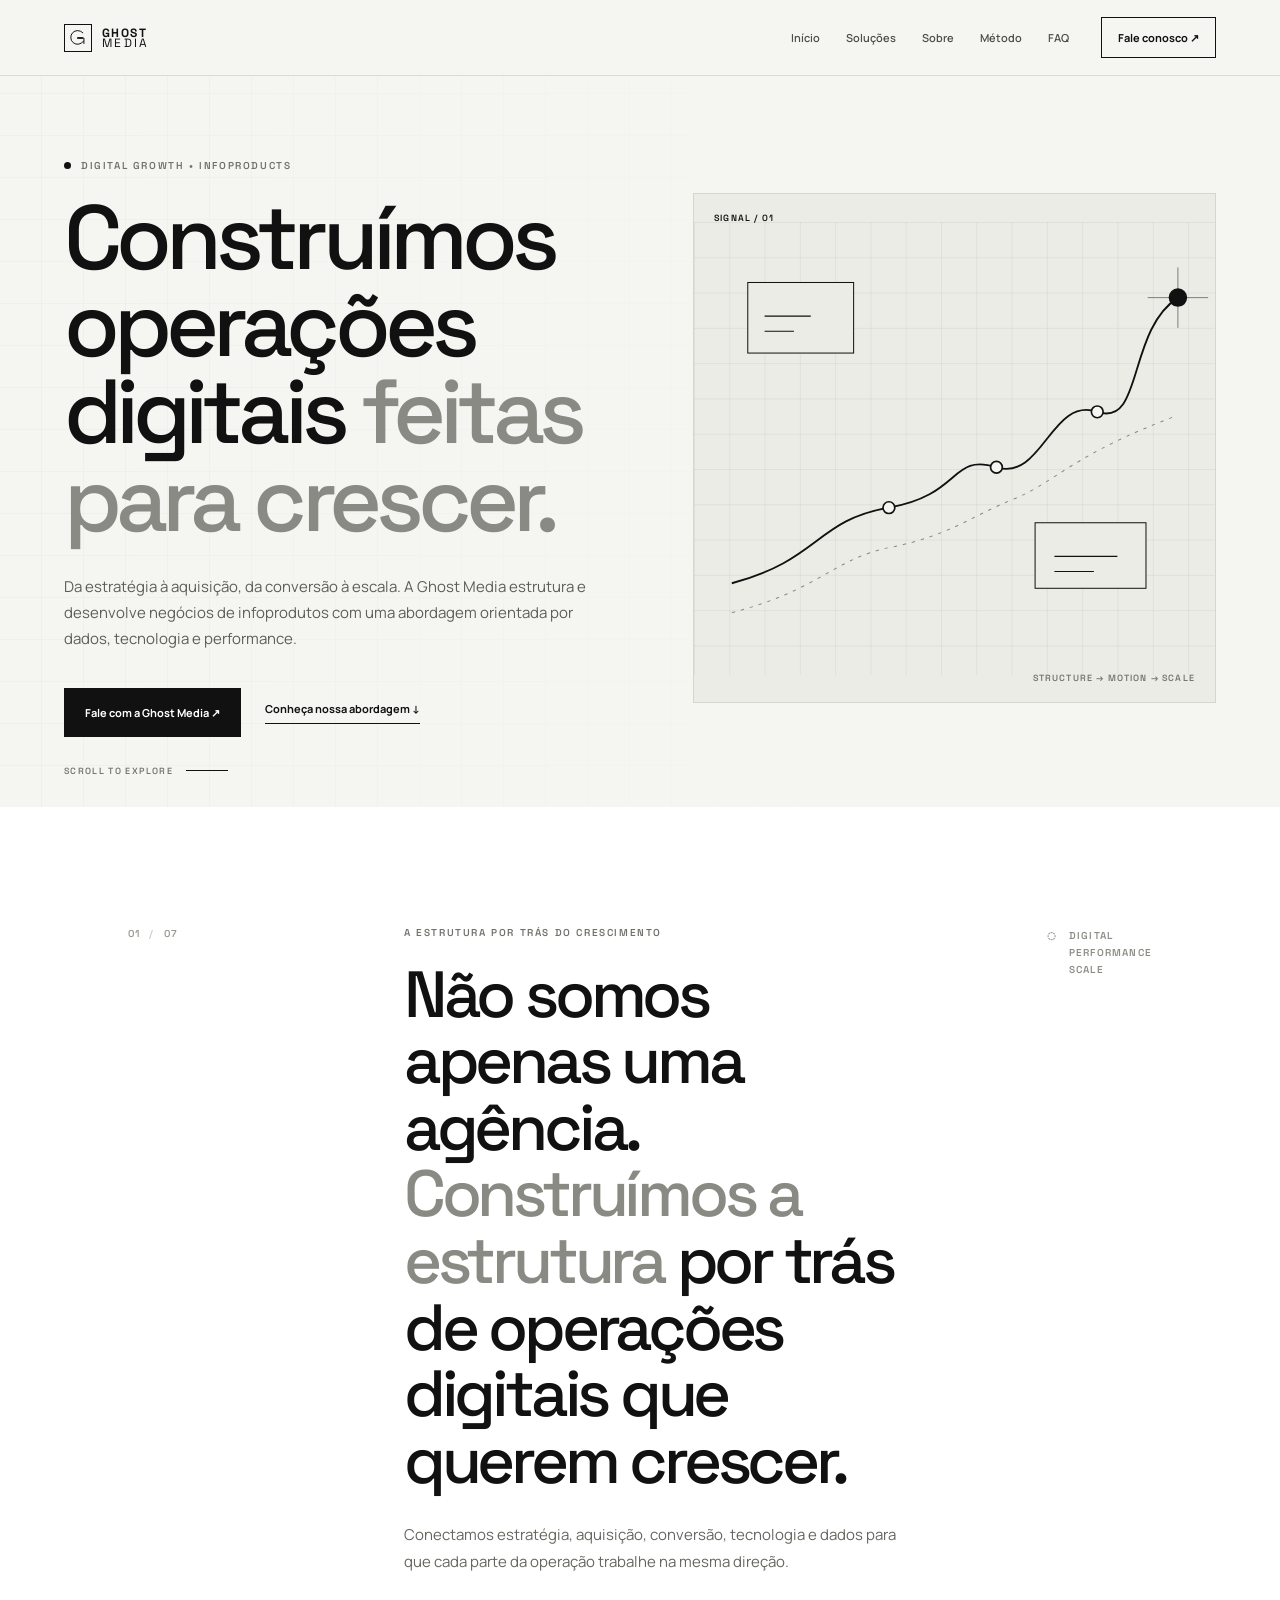
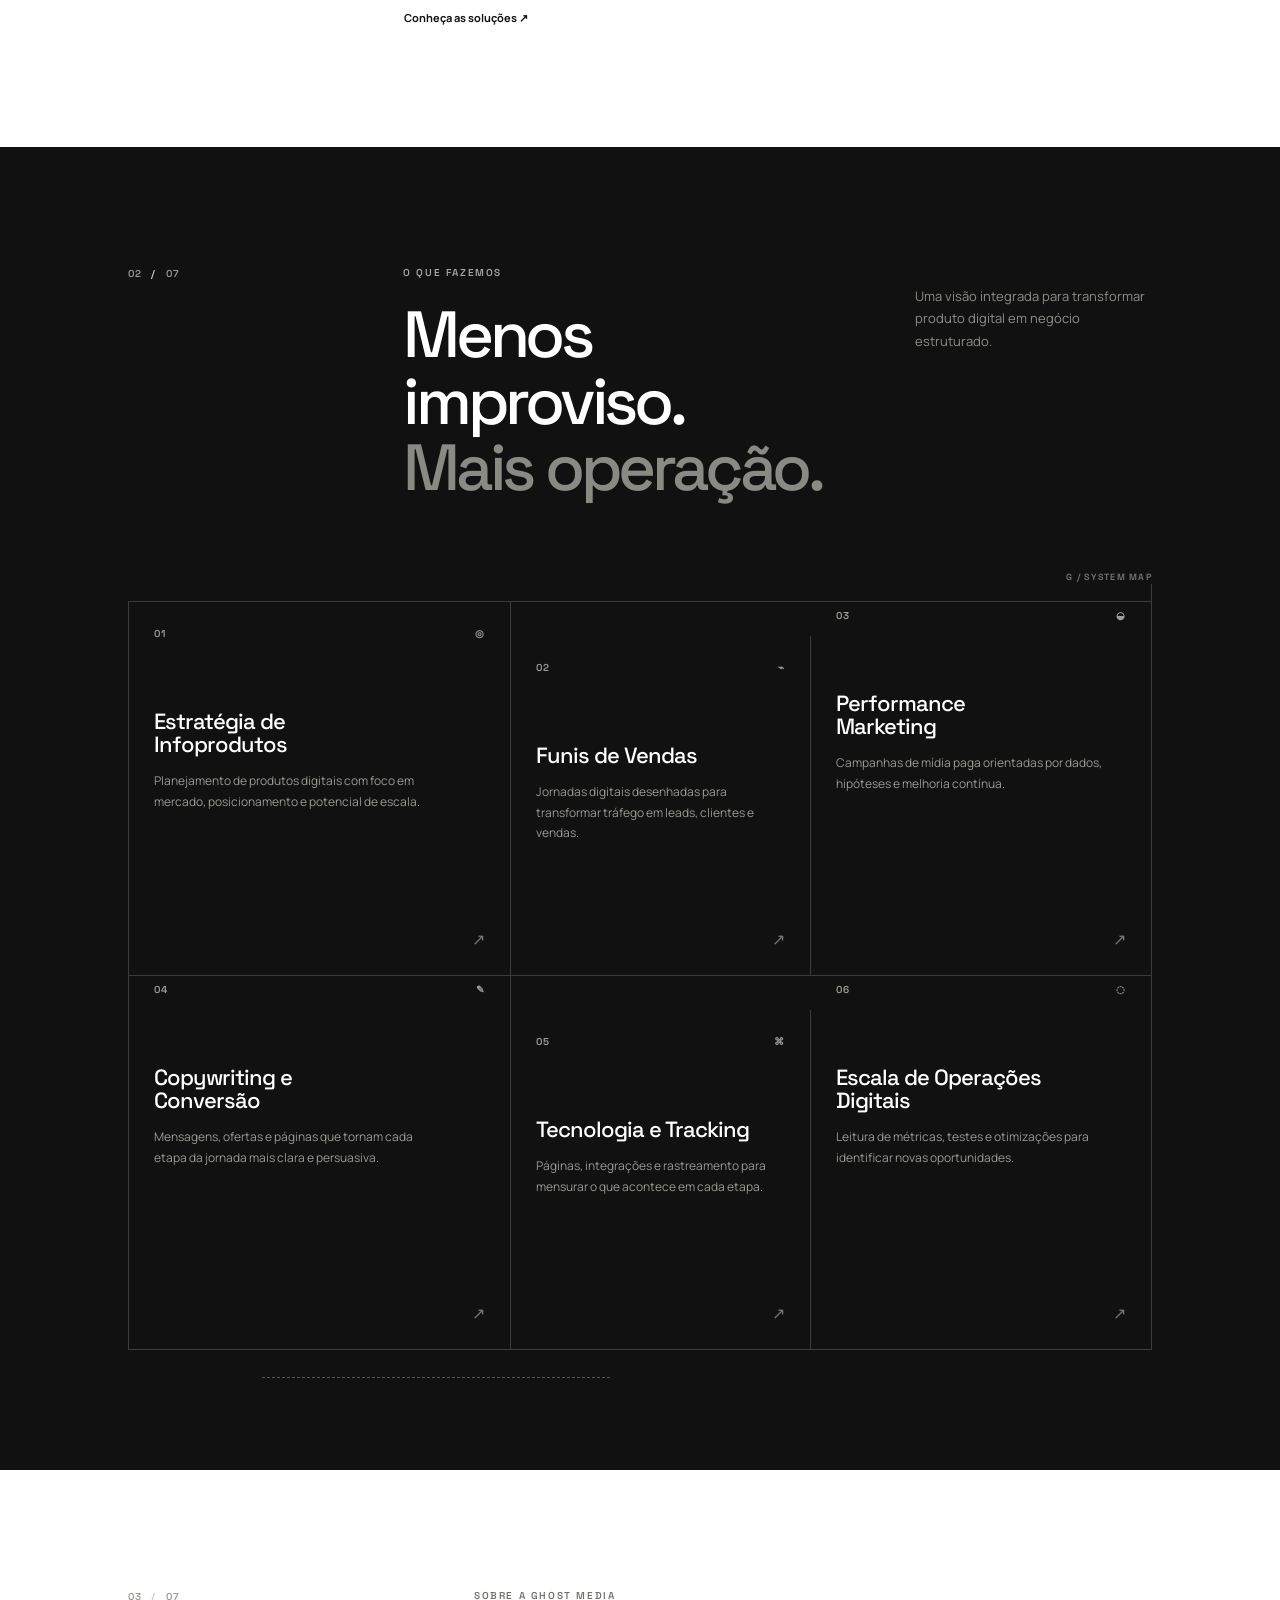
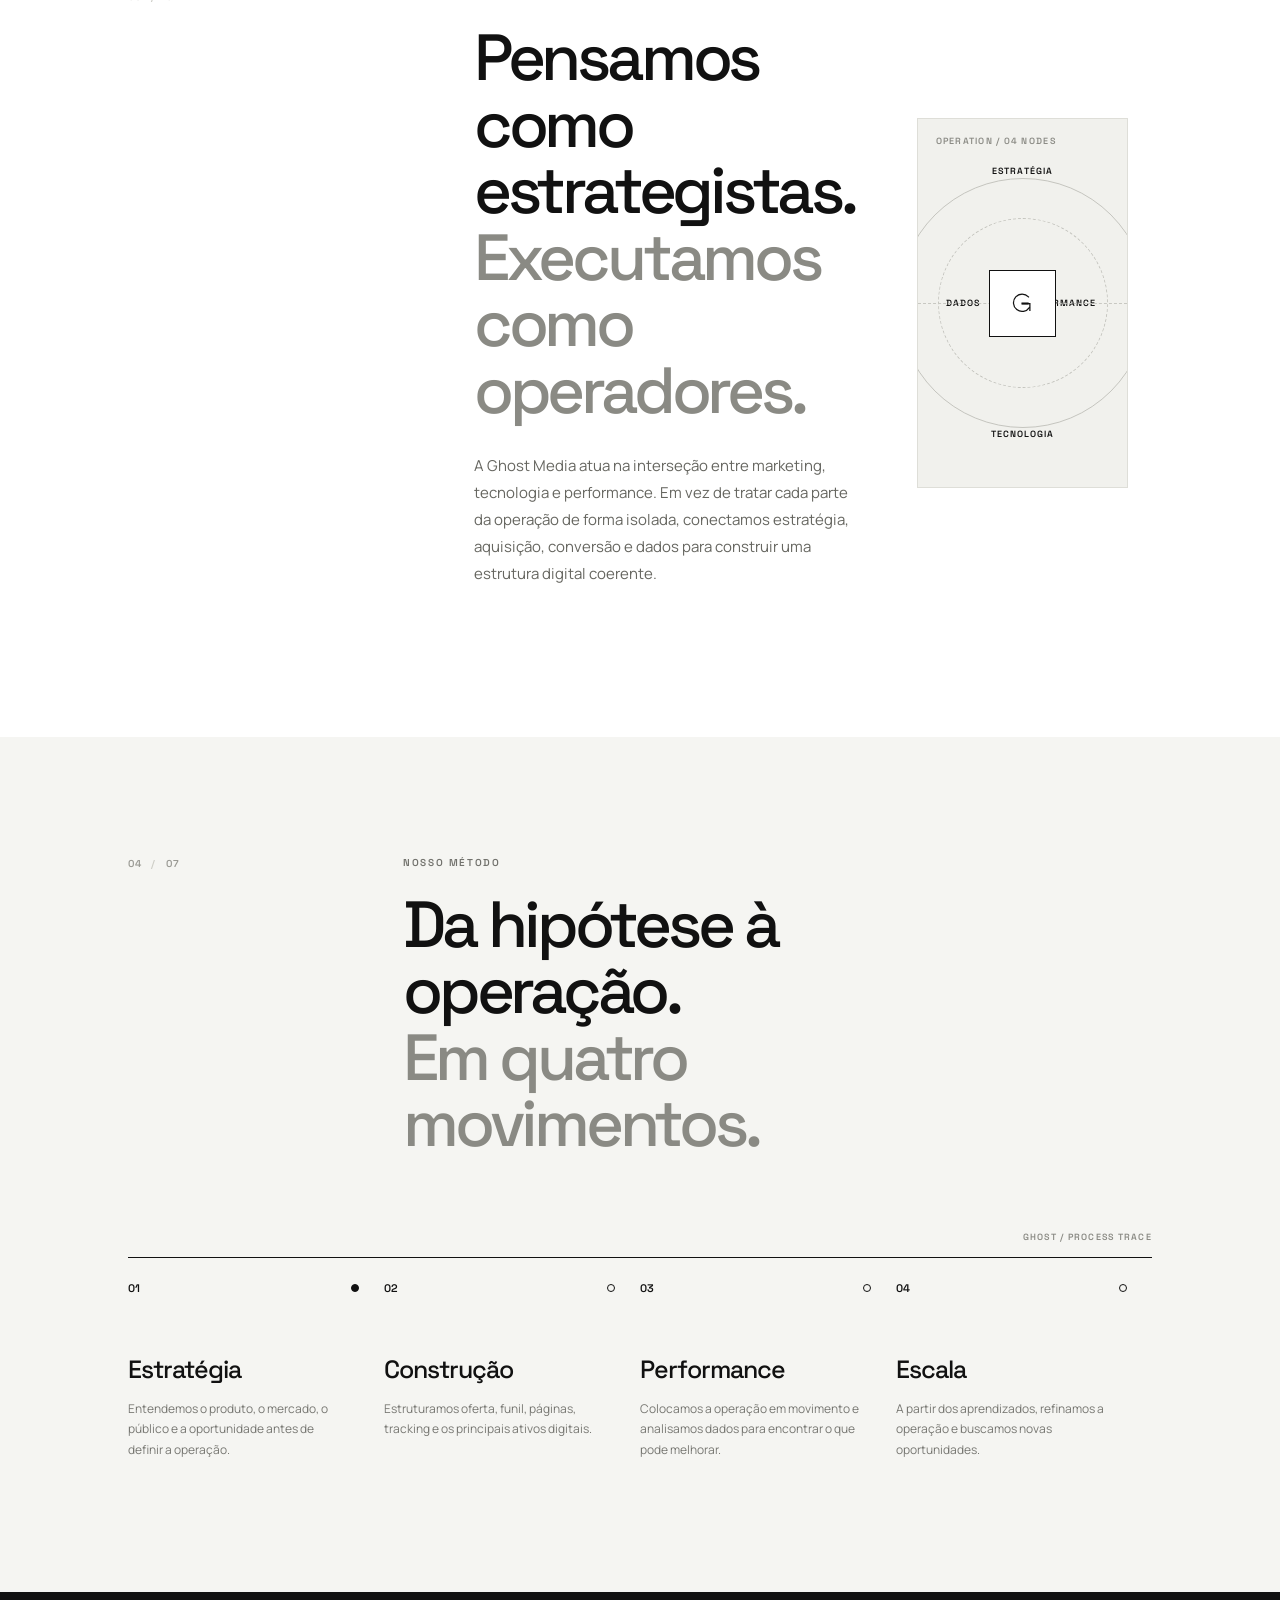
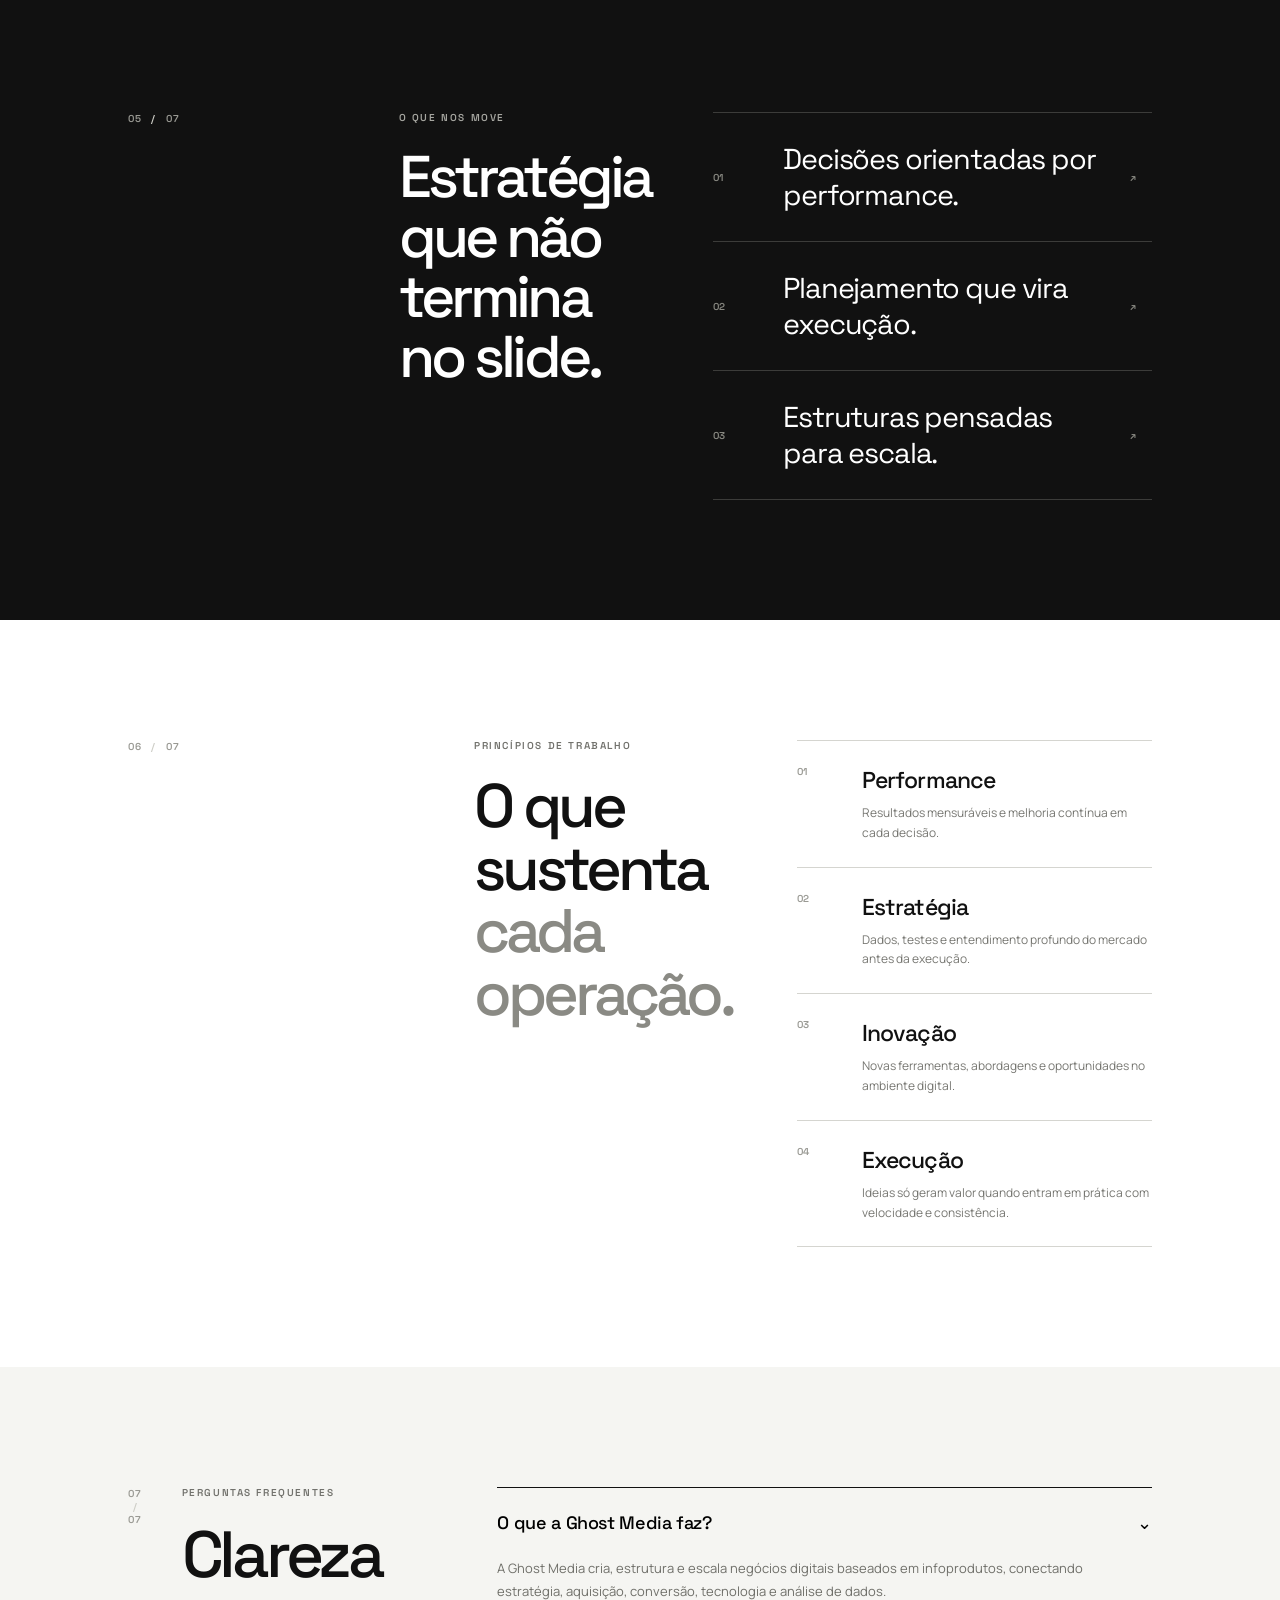
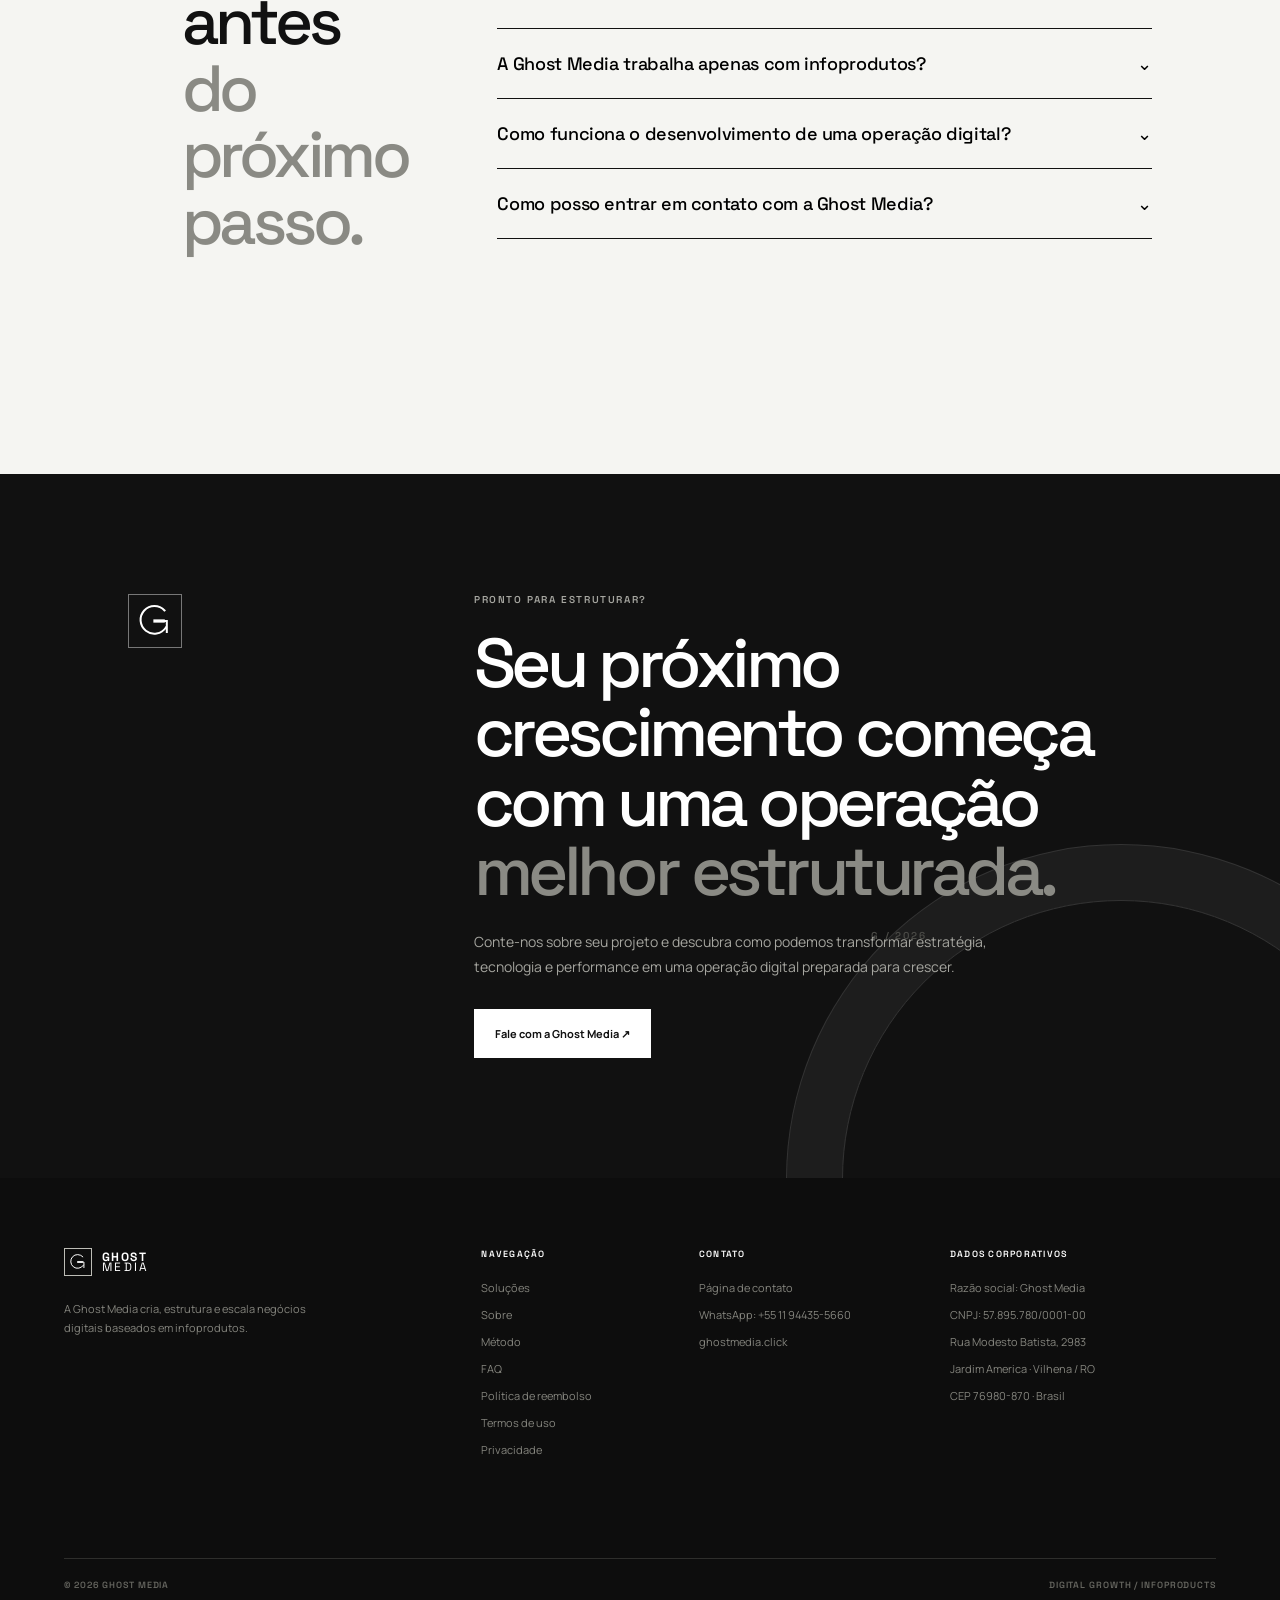
<file: index.html>
<!doctype html>
<html lang="pt-BR">
<head>
<meta charset="utf-8"><meta name="viewport" content="width=device-width,initial-scale=1"><meta name="description" content="A Ghost Media cria, estrutura e escala negócios digitais baseados em infoprodutos."><title>Ghost Media — Operações digitais feitas para crescer</title><link rel="stylesheet" href="assets/styles.css">
</head>
<body>
<header class="site-header"><a class="brand" href="index.html" aria-label="Ghost Media — início"><span class="brand-mark brand-mark--small"><svg viewBox="0 0 44 44"><path d="M32.5 10.4A15.2 15.2 0 1 0 34 29.1"/><path d="M22 22h13v12"/><path d="M22 22h9" class="mark-cut"/></svg></span><span>GHOST<br><i>MEDIA</i></span></a><nav class="main-nav" data-main-nav aria-label="Navegação principal"><a href="#inicio">Início</a><a href="#solucoes">Soluções</a><a href="#sobre">Sobre</a><a href="#metodo">Método</a><a href="#faq">FAQ</a><a class="nav-mobile-cta" href="contato.html">Fale conosco ↗</a></nav><a class="header-cta" href="contato.html">Fale conosco ↗</a><button class="menu-toggle" data-menu-toggle type="button" aria-label="Abrir menu" aria-expanded="false"><span aria-hidden="true">☰</span></button></header>
<main>
<section class="hero" id="inicio"><div class="hero-copy reveal"><p class="eyebrow"><span class="eyebrow-dot"></span>Digital growth <b>•</b> infoproducts</p><h1>Construímos operações digitais <em>feitas para crescer.</em></h1><p class="hero-lead">Da estratégia à aquisição, da conversão à escala. A Ghost Media estrutura e desenvolve negócios de infoprodutos com uma abordagem orientada por dados, tecnologia e performance.</p><div class="hero-actions"><a class="button button--dark" href="contato.html">Fale com a Ghost Media ↗</a><a class="text-cta" href="#metodo">Conheça nossa abordagem ↓</a></div></div><div class="hero-visual reveal"><div class="visual-note visual-note--top">Signal / 01</div><div class="visual-note visual-note--bottom">Structure → Motion → Scale</div><svg viewBox="0 0 620 540" role="img" aria-label="Diagrama abstrato de crescimento e escala"><defs><pattern id="grid" width="42" height="42" patternUnits="userSpaceOnUse"><path d="M42 0H0V42" fill="none" stroke="currentColor" stroke-opacity=".13"/></pattern></defs><rect width="620" height="540" fill="url(#grid)"/><path class="chart-line" d="M45 430 C150 402 145 355 232 340 S305 275 360 292 S425 207 480 226 S515 130 576 90"/><path class="chart-line chart-line--thin" d="M45 465 C150 438 165 401 235 387 S330 350 380 330 S450 277 576 230"/><circle class="chart-node" cx="232" cy="340" r="7"/><circle class="chart-node" cx="360" cy="292" r="7"/><circle class="chart-node" cx="480" cy="226" r="7"/><circle class="chart-node chart-node--active" cx="576" cy="90" r="10"/><g class="visual-box"><rect x="64" y="72" width="126" height="84"/><path d="M84 112h55M84 130h35"/></g><g class="visual-box"><rect x="406" y="358" width="132" height="78"/><path d="M429 398h75M429 416h47"/></g><path class="crosshair" d="M576 54v72M540 90h72"/></svg></div><a class="scroll-cue" href="#posicionamento"><span>Scroll to explore</span><span class="scroll-line"></span></a></section>
<section class="positioning section-light" id="posicionamento"><div class="section-index reveal">01 <span>/</span> 07</div><div class="positioning-content reveal"><p class="eyebrow">A estrutura por trás do crescimento</p><h2>Não somos apenas uma agência. <em>Construímos a estrutura</em> por trás de operações digitais que querem crescer.</h2><p>Conectamos estratégia, aquisição, conversão, tecnologia e dados para que cada parte da operação trabalhe na mesma direção.</p><a class="arrow-link" href="#solucoes">Conheça as soluções ↗</a></div><div class="positioning-aside reveal">◌<span>Digital<br>Performance<br>Scale</span></div></section>
<section class="solutions section-dark" id="solucoes"><div class="section-heading reveal"><div class="section-index">02 <span>/</span> 07</div><div><p class="eyebrow eyebrow--light">O que fazemos</p><h2>Menos improviso.<br><em>Mais operação.</em></h2></div><p class="section-heading-note">Uma visão integrada para transformar produto digital em negócio estruturado.</p></div><div class="solutions-grid"><article class="solution-card reveal"><div class="card-top"><span>01</span><span>◎</span></div><h3>Estratégia de Infoprodutos</h3><p>Planejamento de produtos digitais com foco em mercado, posicionamento e potencial de escala.</p><span class="card-arrow">↗</span></article><article class="solution-card reveal"><div class="card-top"><span>02</span><span>⌁</span></div><h3>Funis de Vendas</h3><p>Jornadas digitais desenhadas para transformar tráfego em leads, clientes e vendas.</p><span class="card-arrow">↗</span></article><article class="solution-card reveal"><div class="card-top"><span>03</span><span>◒</span></div><h3>Performance Marketing</h3><p>Campanhas de mídia paga orientadas por dados, hipóteses e melhoria contínua.</p><span class="card-arrow">↗</span></article><article class="solution-card reveal"><div class="card-top"><span>04</span><span>✎</span></div><h3>Copywriting e Conversão</h3><p>Mensagens, ofertas e páginas que tornam cada etapa da jornada mais clara e persuasiva.</p><span class="card-arrow">↗</span></article><article class="solution-card reveal"><div class="card-top"><span>05</span><span>⌘</span></div><h3>Tecnologia e Tracking</h3><p>Páginas, integrações e rastreamento para mensurar o que acontece em cada etapa.</p><span class="card-arrow">↗</span></article><article class="solution-card reveal"><div class="card-top"><span>06</span><span>◌</span></div><h3>Escala de Operações Digitais</h3><p>Leitura de métricas, testes e otimizações para identificar novas oportunidades.</p><span class="card-arrow">↗</span></article></div></section>
<section class="about section-light" id="sobre"><div class="section-index reveal">03 <span>/</span> 07</div><div class="about-grid"><div class="about-copy reveal"><p class="eyebrow">Sobre a Ghost Media</p><h2>Pensamos como estrategistas. <em>Executamos como operadores.</em></h2><p>A Ghost Media atua na interseção entre marketing, tecnologia e performance. Em vez de tratar cada parte da operação de forma isolada, conectamos estratégia, aquisição, conversão e dados para construir uma estrutura digital coerente.</p></div><div class="about-diagram reveal"><div class="orbit orbit--one"></div><div class="orbit orbit--two"></div><div class="orbit-core"><span class="brand-mark"><svg viewBox="0 0 44 44"><path d="M32.5 10.4A15.2 15.2 0 1 0 34 29.1"/><path d="M22 22h13v12"/><path d="M22 22h9" class="mark-cut"/></svg></span></div><span class="orbit-label orbit-label--one">Estratégia</span><span class="orbit-label orbit-label--two">Performance</span><span class="orbit-label orbit-label--three">Tecnologia</span><span class="orbit-label orbit-label--four">Dados</span></div></div></section>
<section class="method section-paper" id="metodo"><div class="section-heading reveal"><div class="section-index">04 <span>/</span> 07</div><div><p class="eyebrow">Nosso método</p><h2>Da hipótese à operação.<br><em>Em quatro movimentos.</em></h2></div></div><div class="method-line"><article class="method-step reveal"><div class="step-marker"><span>01</span><i></i></div><h3>Estratégia</h3><p>Entendemos o produto, o mercado, o público e a oportunidade antes de definir a operação.</p></article><article class="method-step reveal"><div class="step-marker"><span>02</span><i></i></div><h3>Construção</h3><p>Estruturamos oferta, funil, páginas, tracking e os principais ativos digitais.</p></article><article class="method-step reveal"><div class="step-marker"><span>03</span><i></i></div><h3>Performance</h3><p>Colocamos a operação em movimento e analisamos dados para encontrar o que pode melhorar.</p></article><article class="method-step reveal"><div class="step-marker"><span>04</span><i></i></div><h3>Escala</h3><p>A partir dos aprendizados, refinamos a operação e buscamos novas oportunidades.</p></article></div></section>
<section class="differentials section-dark"><div class="section-index reveal">05 <span>/</span> 07</div><div class="differentials-intro reveal"><p class="eyebrow eyebrow--light">O que nos move</p><h2>Estratégia que não termina no slide.</h2></div><div class="differential-list"><div class="differential reveal"><span>01</span><h3>Decisões orientadas por performance.</h3><span>↗</span></div><div class="differential reveal"><span>02</span><h3>Planejamento que vira execução.</h3><span>↗</span></div><div class="differential reveal"><span>03</span><h3>Estruturas pensadas para escala.</h3><span>↗</span></div></div></section>
<section class="values section-light"><div class="section-index reveal">06 <span>/</span> 07</div><div class="values-grid"><div class="values-intro reveal"><p class="eyebrow">Princípios de trabalho</p><h2>O que sustenta<br><em>cada operação.</em></h2></div><div class="values-list"><div class="value-item reveal"><span>01</span><div><h3>Performance</h3><p>Resultados mensuráveis e melhoria contínua em cada decisão.</p></div></div><div class="value-item reveal"><span>02</span><div><h3>Estratégia</h3><p>Dados, testes e entendimento profundo do mercado antes da execução.</p></div></div><div class="value-item reveal"><span>03</span><div><h3>Inovação</h3><p>Novas ferramentas, abordagens e oportunidades no ambiente digital.</p></div></div><div class="value-item reveal"><span>04</span><div><h3>Execução</h3><p>Ideias só geram valor quando entram em prática com velocidade e consistência.</p></div></div></div></div></section>
<section class="faq section-paper" id="faq"><div class="section-heading reveal"><div class="section-index">07 <span>/</span> 07</div><div><p class="eyebrow">Perguntas frequentes</p><h2>Clareza antes<br><em>do próximo passo.</em></h2></div></div><div class="faq-list"><div class="faq-item is-open reveal"><button data-faq-button type="button" aria-expanded="true"><span>O que a Ghost Media faz?</span><span>⌄</span></button><div class="faq-answer"><p>A Ghost Media cria, estrutura e escala negócios digitais baseados em infoprodutos, conectando estratégia, aquisição, conversão, tecnologia e análise de dados.</p></div></div><div class="faq-item reveal"><button data-faq-button type="button" aria-expanded="false"><span>A Ghost Media trabalha apenas com infoprodutos?</span><span>⌄</span></button><div class="faq-answer"><p>A especialidade está em operações de infoprodutos. A abordagem também pode apoiar empresas e empreendedores que precisam estruturar aquisição, conversão e crescimento no ambiente digital.</p></div></div><div class="faq-item reveal"><button data-faq-button type="button" aria-expanded="false"><span>Como funciona o desenvolvimento de uma operação digital?</span><span>⌄</span></button><div class="faq-answer"><p>O trabalho parte de um diagnóstico estratégico e avança para construção de oferta, funil, páginas, tracking e campanhas. Depois, a operação é analisada e refinada continuamente a partir dos dados.</p></div></div><div class="faq-item reveal"><button data-faq-button type="button" aria-expanded="false"><span>Como posso entrar em contato com a Ghost Media?</span><span>⌄</span></button><div class="faq-answer"><p>Você pode falar diretamente com a Ghost Media pela página de contato ou pelo WhatsApp oficial +55 11 94435-5660.</p></div></div></div></section>
<section class="final-cta"><div class="cta-grid"><div class="cta-mark reveal"><span class="brand-mark"><svg viewBox="0 0 44 44"><path d="M32.5 10.4A15.2 15.2 0 1 0 34 29.1"/><path d="M22 22h13v12"/><path d="M22 22h9" class="mark-cut"/></svg></span></div><div class="cta-copy reveal"><p class="eyebrow eyebrow--light">Pronto para estruturar?</p><h2>Seu próximo crescimento começa com uma operação <em>melhor estruturada.</em></h2><p>Conte-nos sobre seu projeto e descubra como podemos transformar estratégia, tecnologia e performance em uma operação digital preparada para crescer.</p><a class="button button--light" href="contato.html">Fale com a Ghost Media ↗</a></div></div></section>
</main>
<footer class="site-footer"><div class="footer-brand"><a class="brand" href="index.html"><span class="brand-mark brand-mark--small"><svg viewBox="0 0 44 44"><path d="M32.5 10.4A15.2 15.2 0 1 0 34 29.1"/><path d="M22 22h13v12"/><path d="M22 22h9" class="mark-cut"/></svg></span><span>GHOST<br><i>MEDIA</i></span></a><p>A Ghost Media cria, estrutura e escala negócios digitais baseados em infoprodutos.</p></div><div class="footer-column"><p class="footer-label">Navegação</p><a href="#solucoes">Soluções</a><a href="#sobre">Sobre</a><a href="#metodo">Método</a><a href="#faq">FAQ</a><a href="politica-de-reembolso.html">Política de reembolso</a><a href="termos-de-uso.html">Termos de uso</a><a href="politica-de-privacidade.html">Privacidade</a></div><div class="footer-column"><p class="footer-label">Contato</p><a href="contato.html">Página de contato</a><a href="https://wa.me/5511944355660" target="_blank" rel="noreferrer">WhatsApp: +55 11 94435-5660</a><a href="https://ghostmedia.click" target="_blank" rel="noreferrer">ghostmedia.click</a></div><div class="footer-column footer-corp"><p class="footer-label">Dados corporativos</p><span>Razão social: Ghost Media</span><span>CNPJ: 57.895.780/0001-00</span><span>Rua Modesto Batista, 2983</span><span>Jardim America · Vilhena / RO</span><span>CEP 76980-870 · Brasil</span></div><div class="footer-bottom"><span>© <span data-year></span> Ghost Media</span><span>Digital growth / infoproducts</span></div></footer>
<script src="assets/script.js"></script></body></html>
</file>
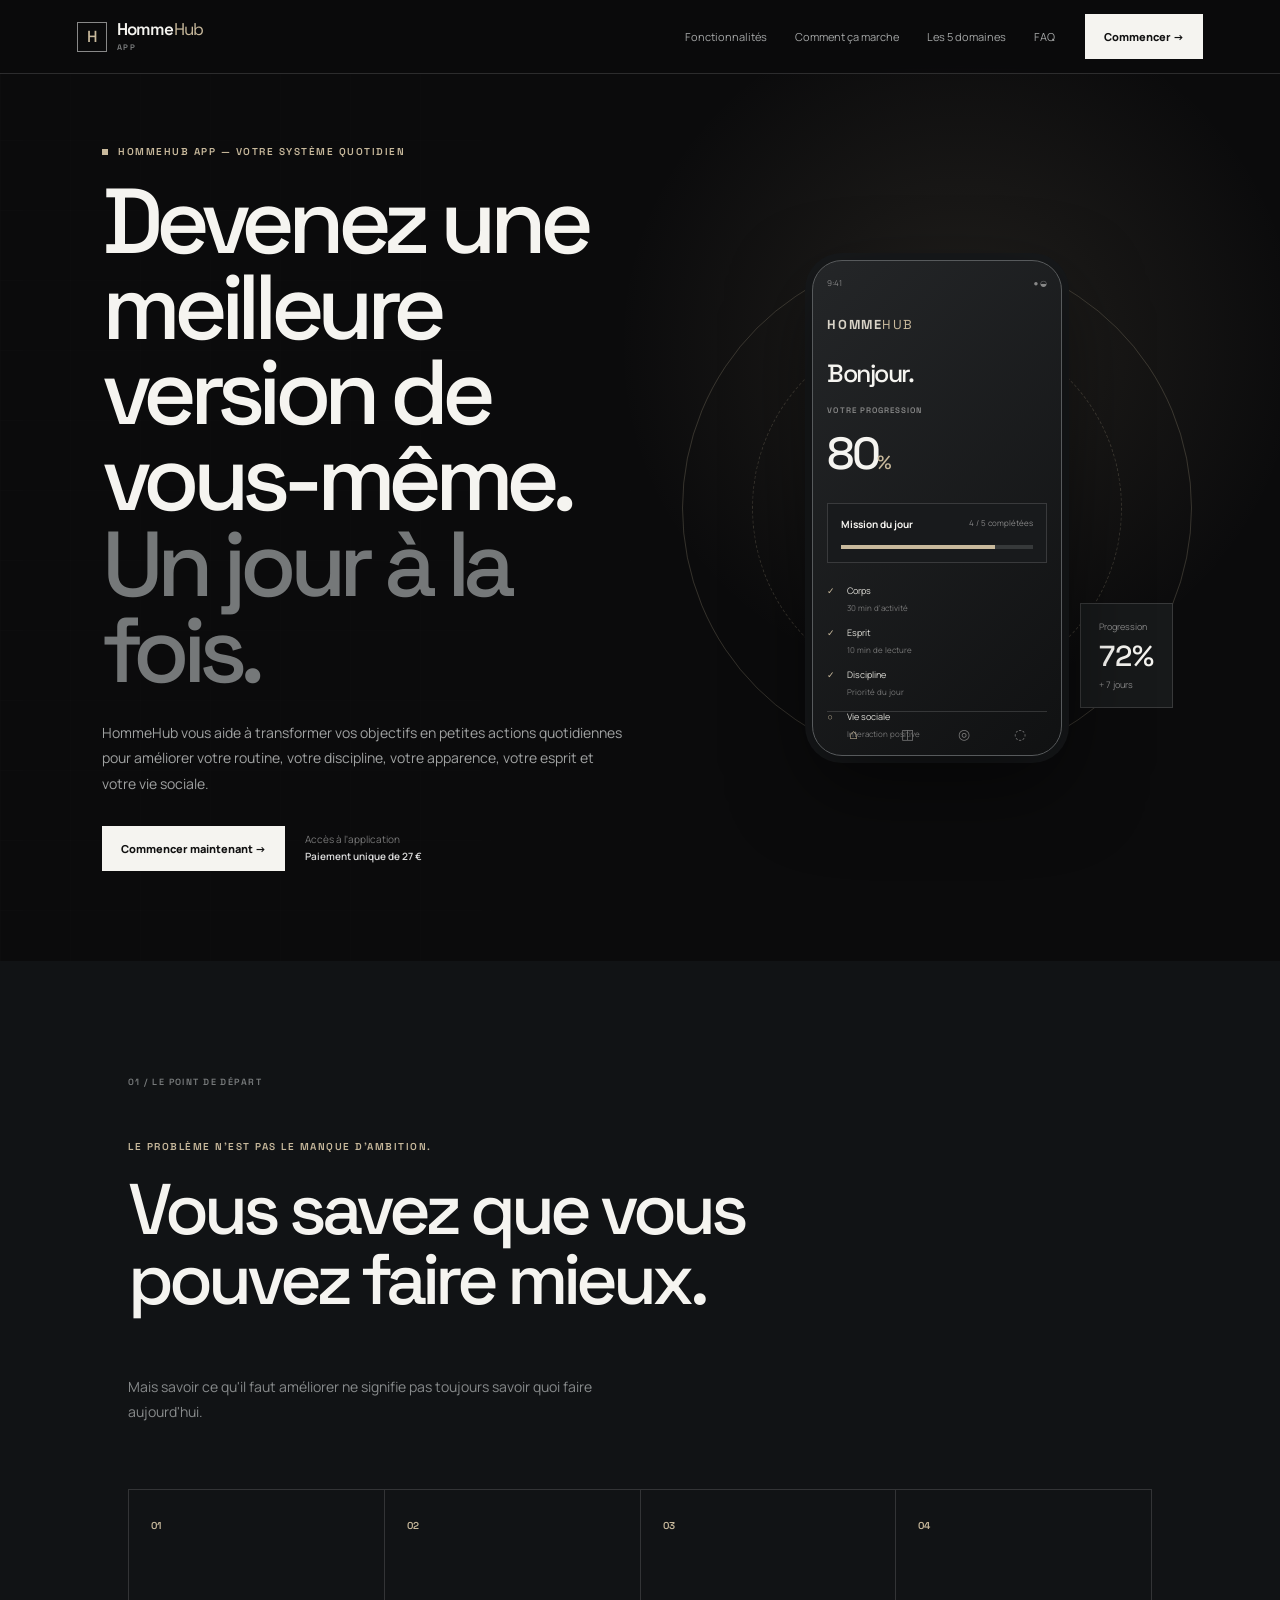
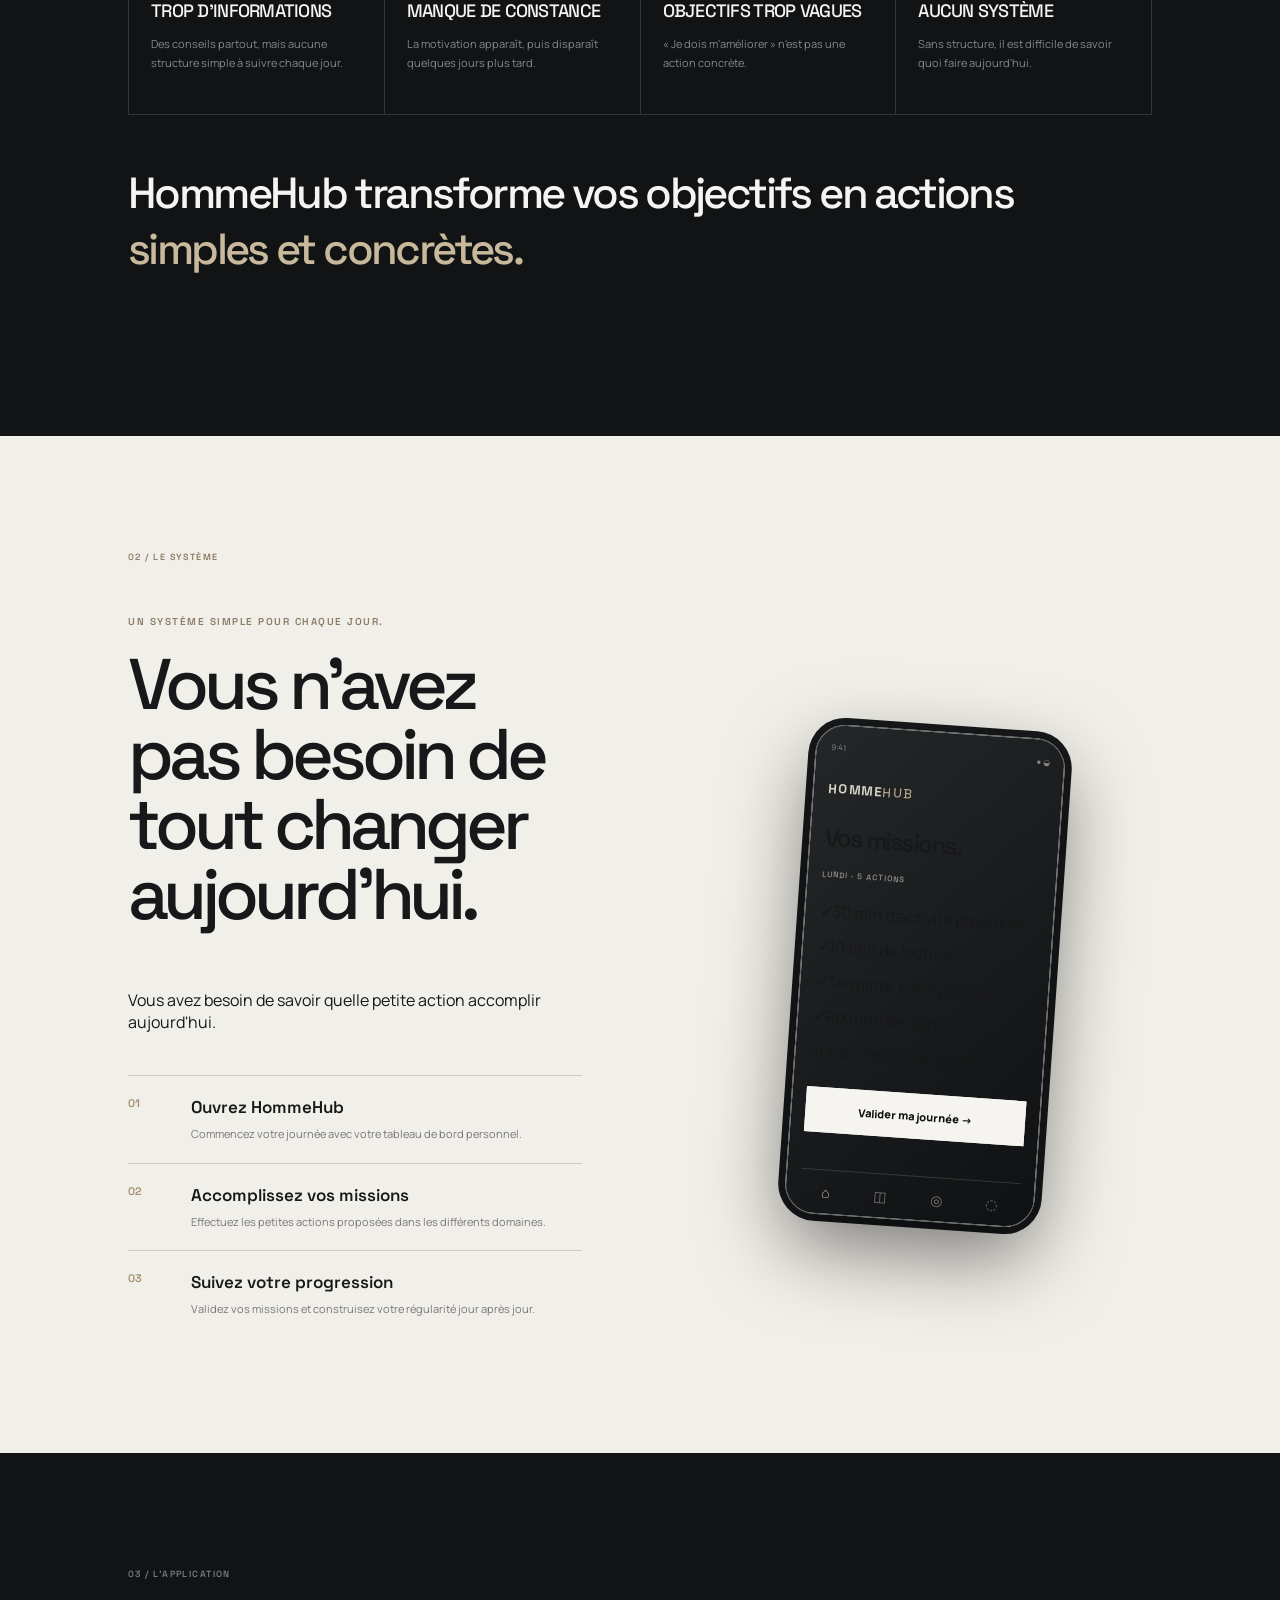
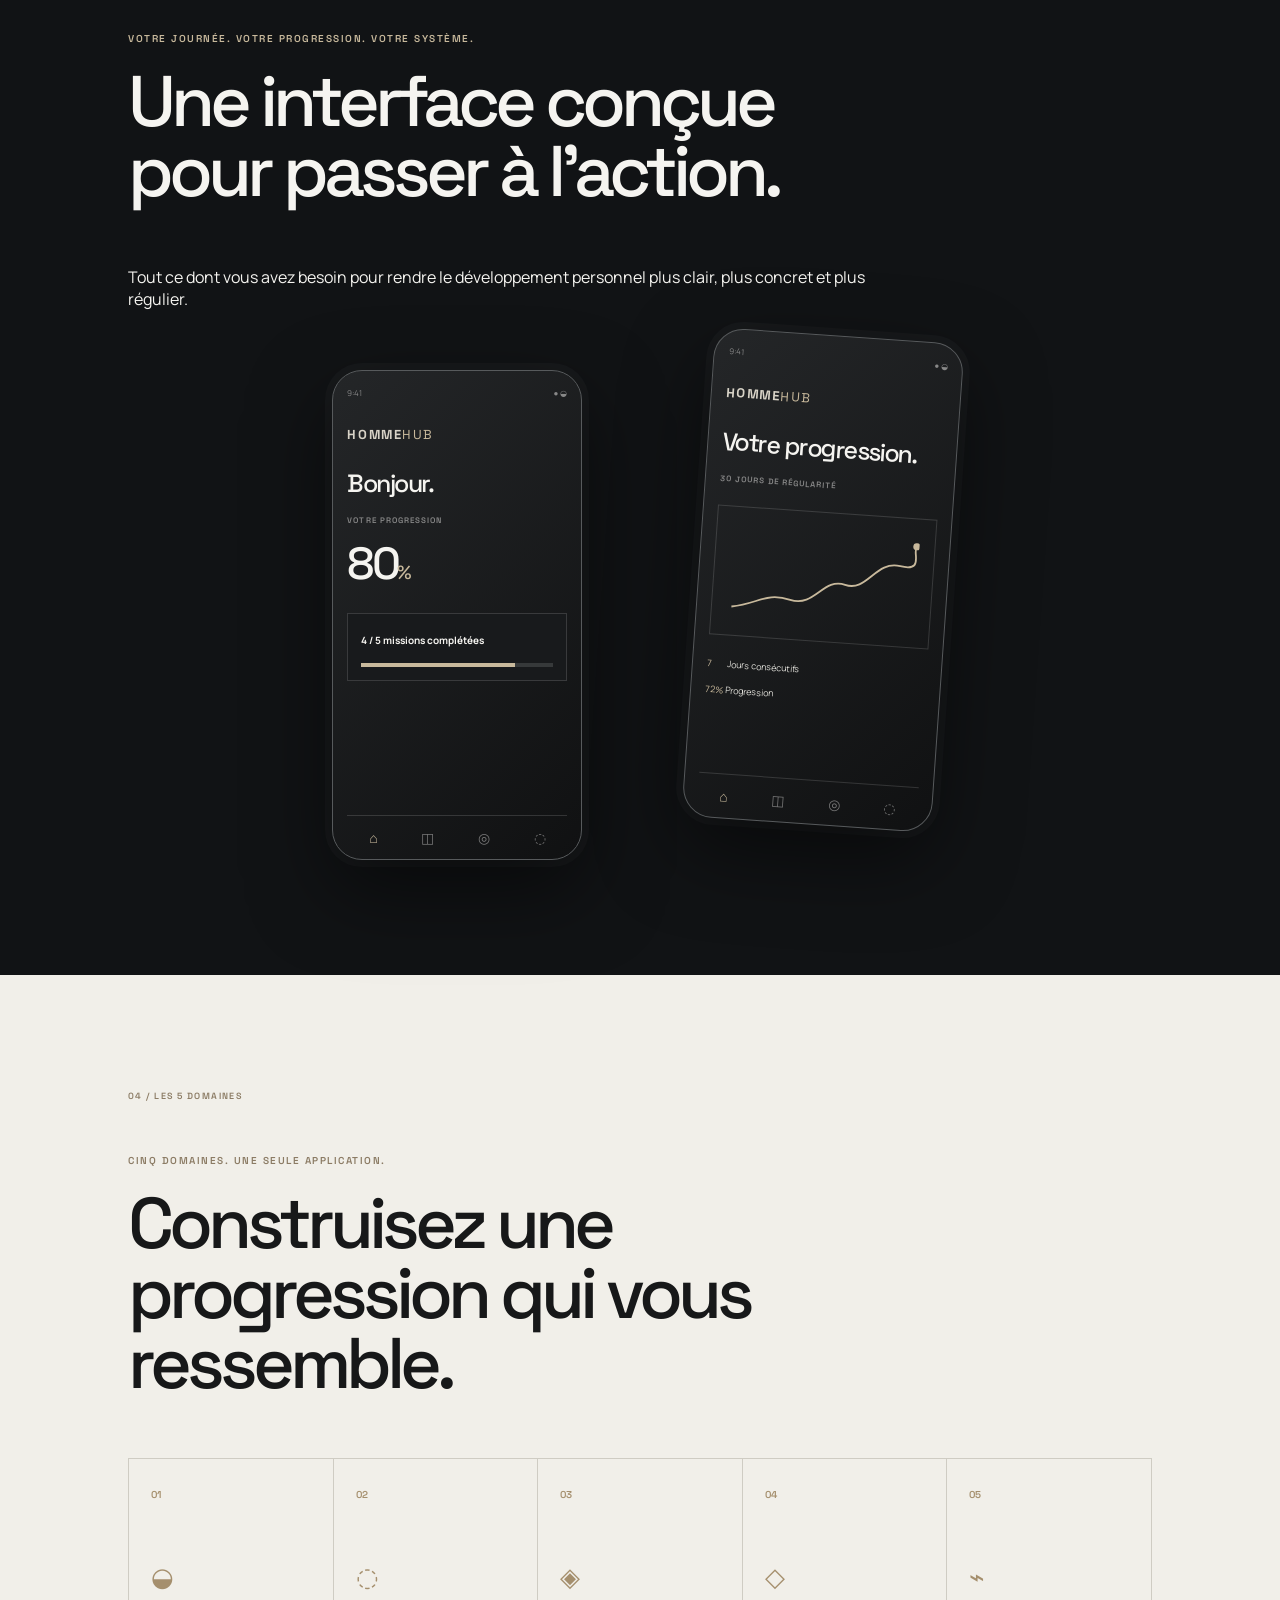
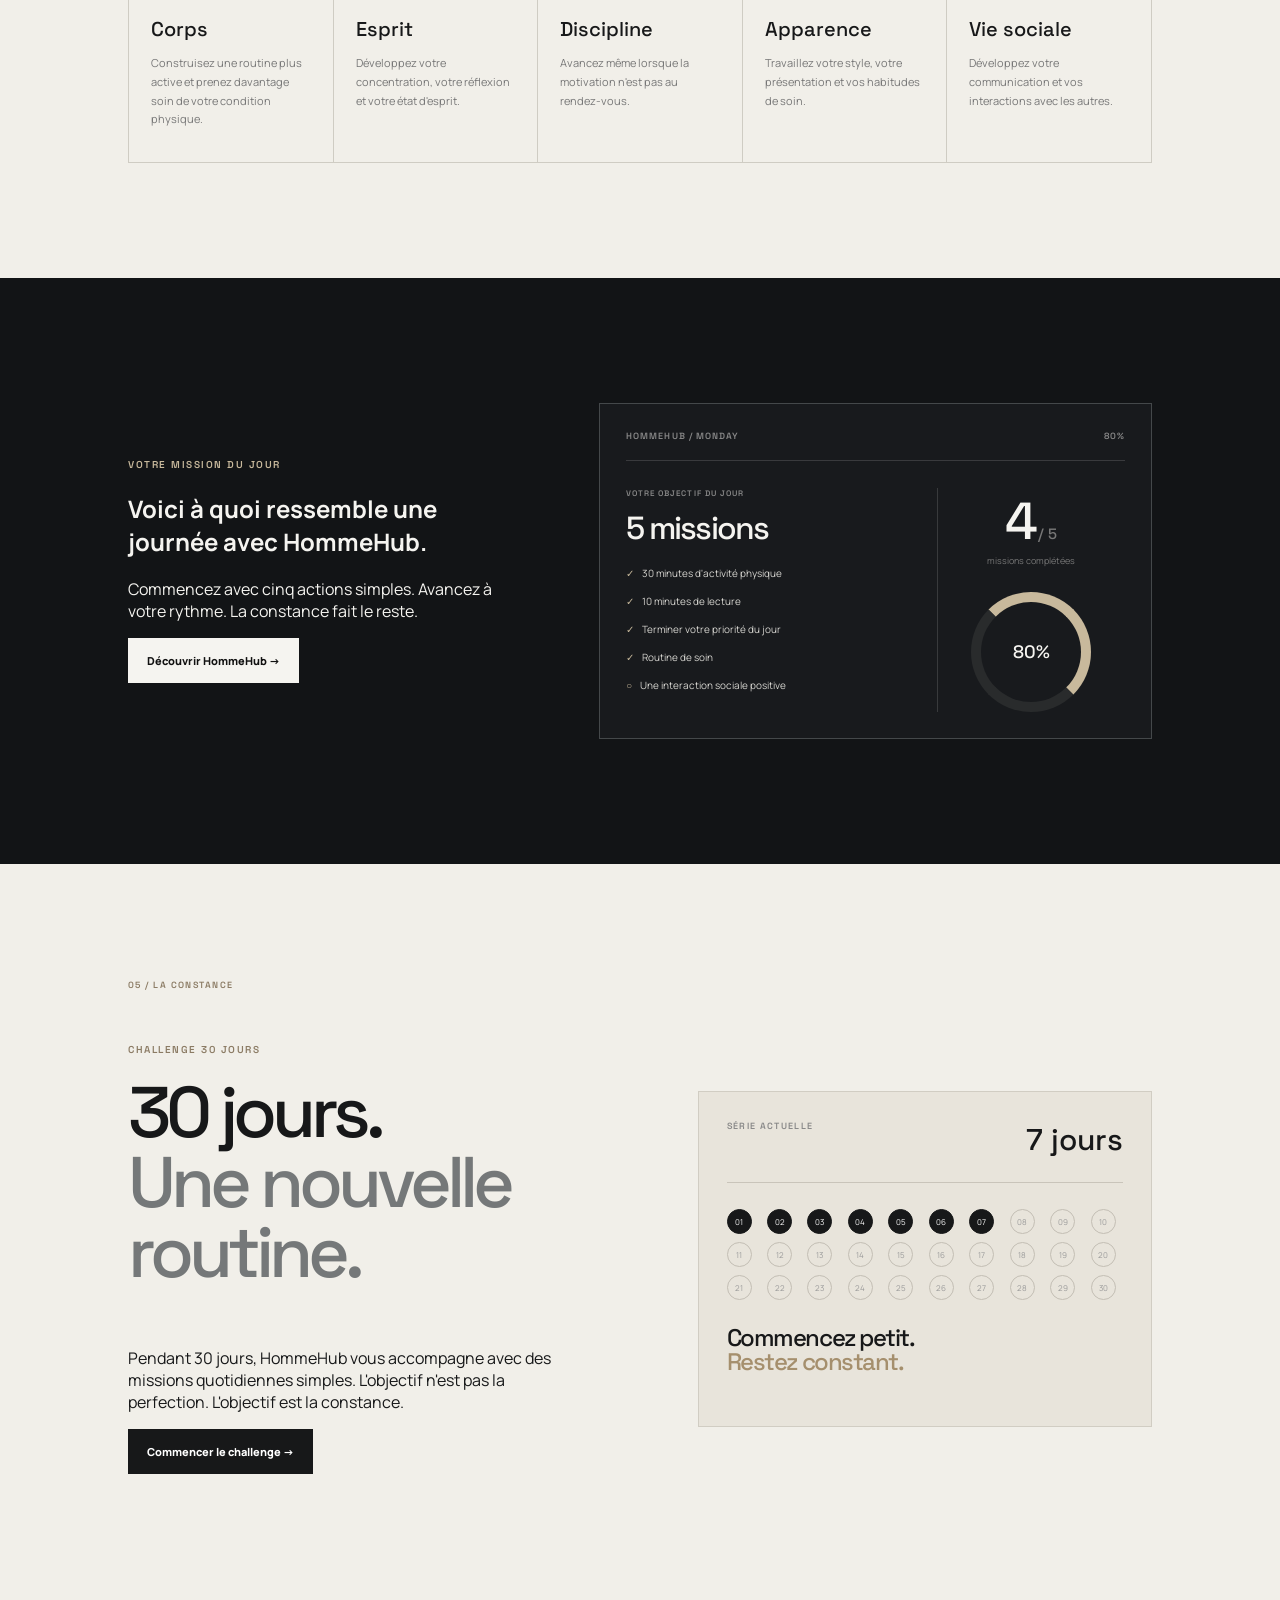
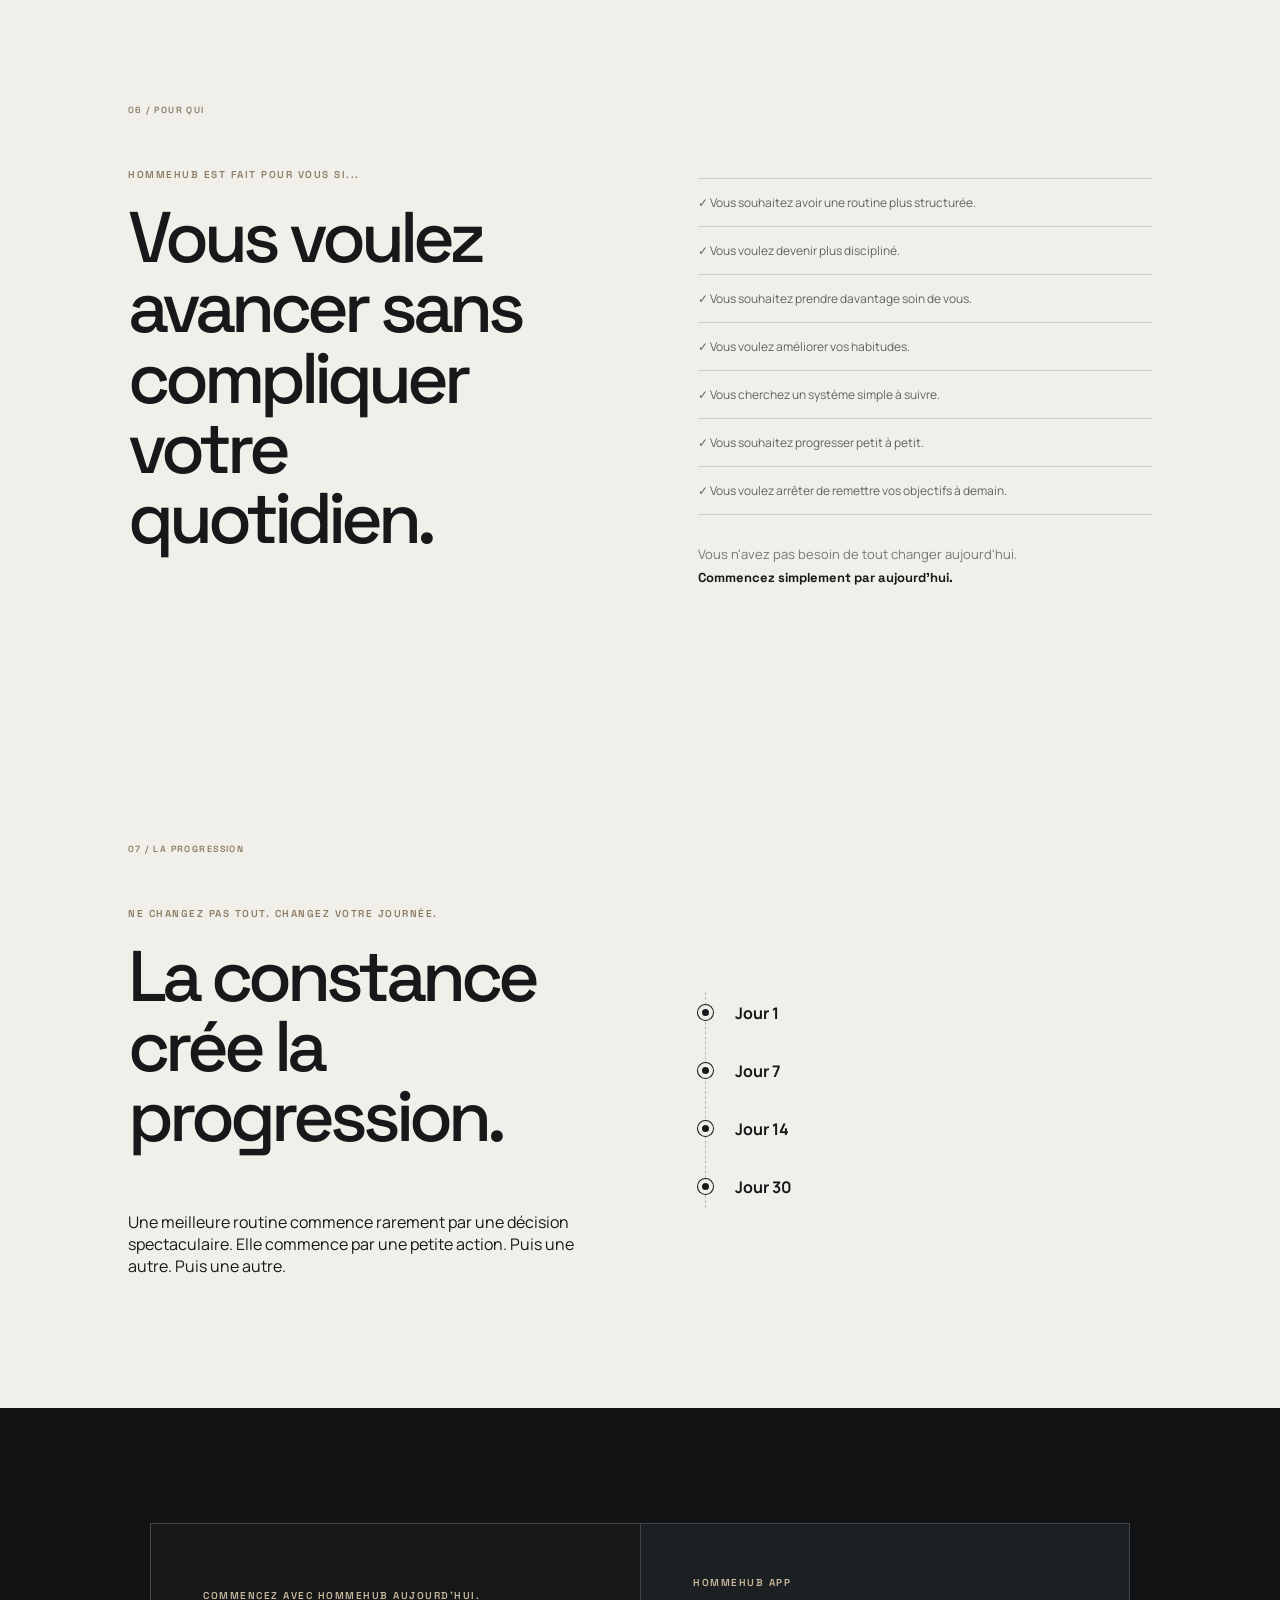
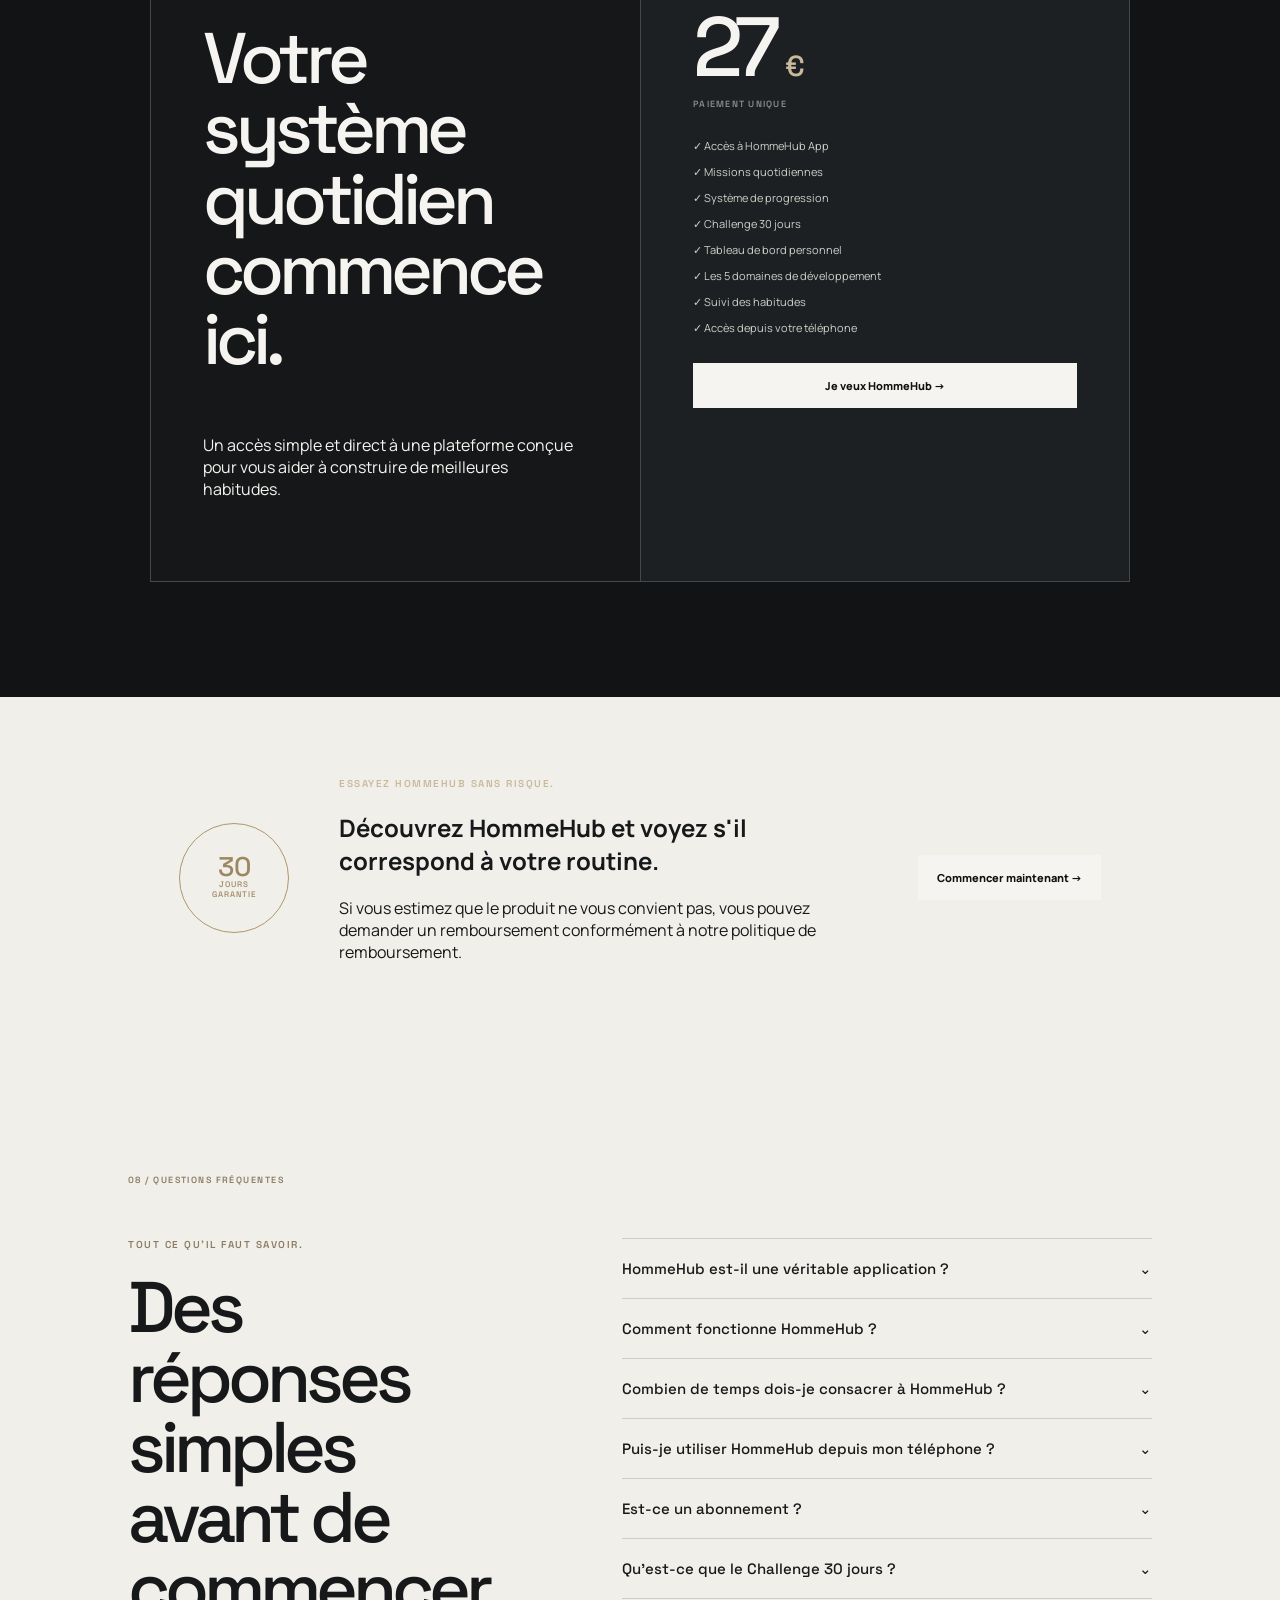
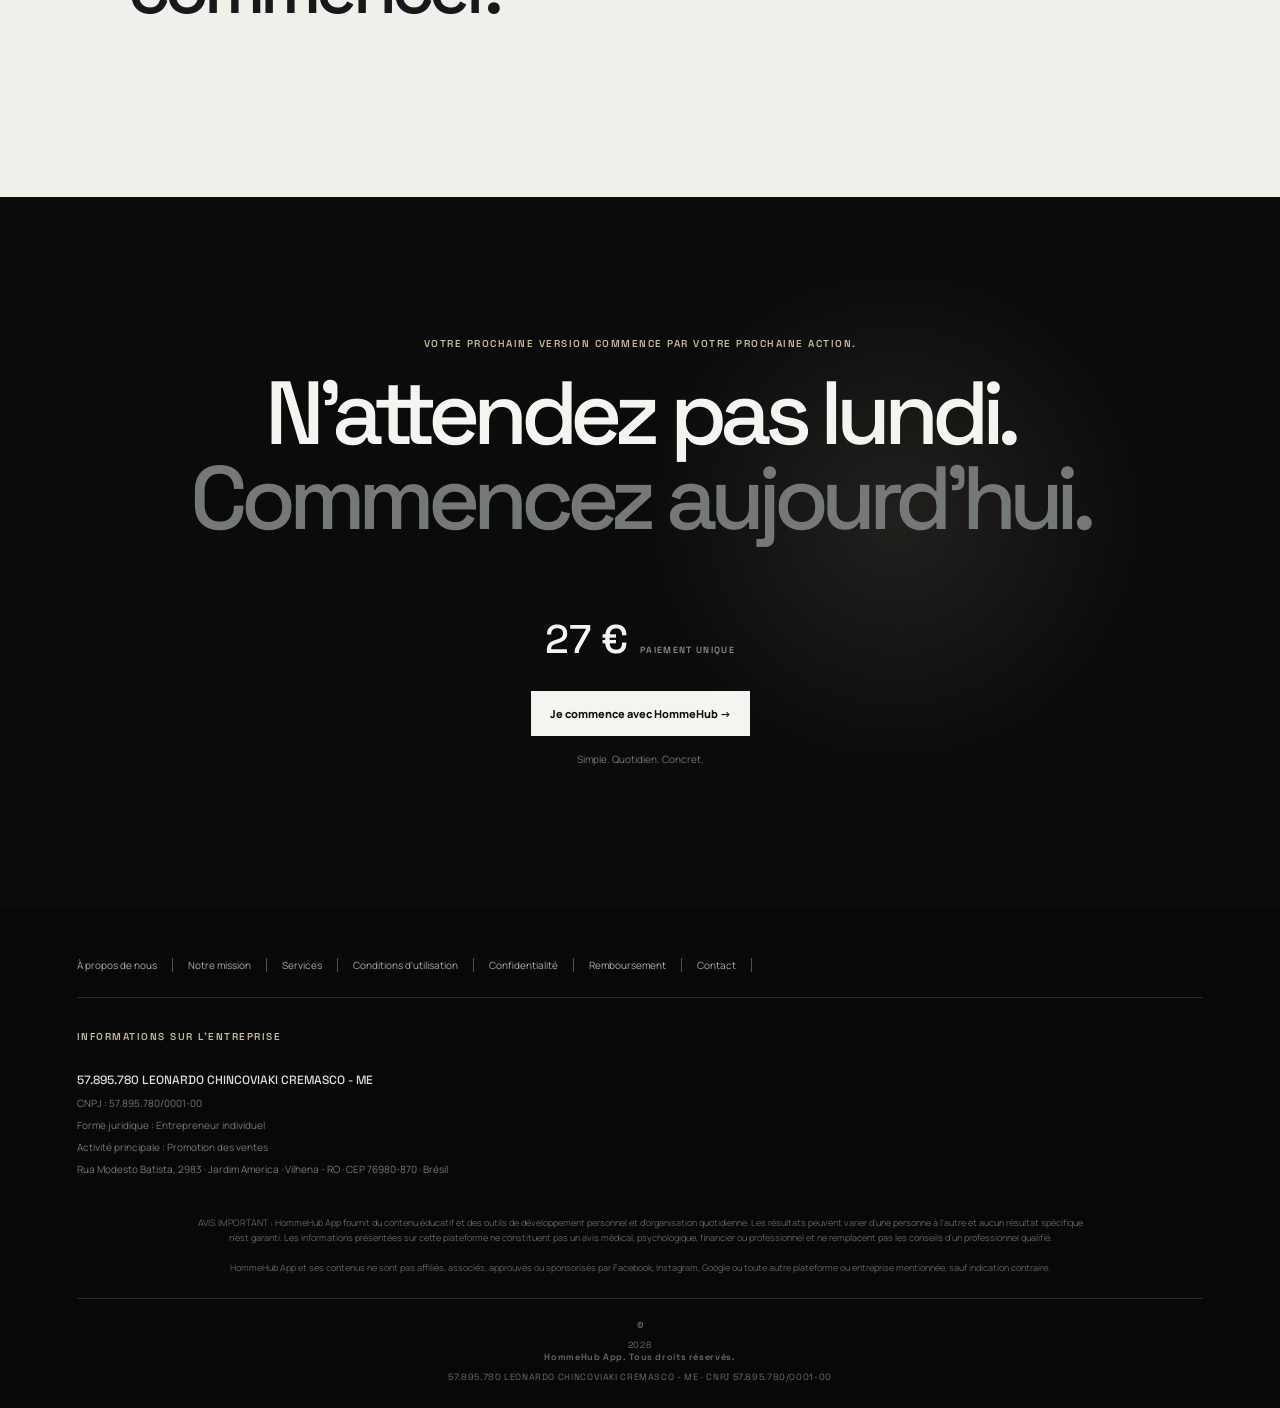
<file: hommehubapp/index.html>
<!doctype html><html lang="fr"><head><meta charset="utf-8"><meta name="viewport" content="width=device-width,initial-scale=1"><meta name="description" content="HommeHub App vous aide à structurer votre quotidien, développer de meilleures habitudes et progresser chaque jour grâce à un système simple de missions quotidiennes."><title>HommeHub App — Votre système quotidien pour progresser</title><link rel="stylesheet" href="assets/styles.css"></head><body><div class="site" id="top"><header class="header"><a class="logo" href="index.html"><span class="logo-mark">H</span><span>Homme<strong>Hub</strong><i>APP</i></span></a><nav class="nav" data-nav><a href="#fonctionnalites">Fonctionnalités</a><a href="#fonctionnement">Comment ça marche</a><a href="#piliers">Les 5 domaines</a><a href="#faq">FAQ</a></nav><a class="header-buy" href="https://buy.stripe.com/8x23cpg7I87j5sGforfAc00" target="_blank" rel="noreferrer">Commencer →</a><button class="menu" data-menu aria-label="Ouvrir le menu" aria-expanded="false">☰</button></header><main><section class="hero"><div class="hero-copy reveal"><p class="kicker"><span></span>HommeHub App — votre système quotidien</p><h1>Devenez une meilleure version de vous-même.<em>Un jour à la fois.</em></h1><p>HommeHub vous aide à transformer vos objectifs en petites actions quotidiennes pour améliorer votre routine, votre discipline, votre apparence, votre esprit et votre vie sociale.</p><div class="hero-actions"><a class="button" href="https://buy.stripe.com/8x23cpg7I87j5sGforfAc00" target="_blank" rel="noreferrer">Commencer maintenant →</a><span>Accès à l'application<br><strong>Paiement unique de 27 €</strong></span></div></div><div class="hero-product reveal"><i class="orb one"></i><i class="orb two"></i><div class="phone"><div class="phone-top"><span>9:41</span><span>● ◒</span></div><div class="app-name">HOMME<span>HUB</span></div><p class="greeting">Bonjour.</p><p class="small">VOTRE PROGRESSION</p><div class="score">80<i>%</i></div><div class="phone-card"><div><strong>Mission du jour</strong><span>4 / 5 complétées</span></div><div class="bar"><i></i></div></div><div class="mini-list"><span><i>✓</i>Corps <b>30 min d'activité</b></span><span><i>✓</i>Esprit <b>10 min de lecture</b></span><span><i>✓</i>Discipline <b>Priorité du jour</b></span><span><i>○</i>Vie sociale <b>Interaction positive</b></span></div><div class="phone-nav"><span>⌂</span><span>◫</span><span>◎</span><span>◌</span></div></div><div class="floating"><span>Progression</span><strong>72%</strong><small>+ 7 jours</small></div></div></section><section class="section dark" id="fonctionnalites"><p class="section-label reveal">01 / Le point de départ</p><div class="head reveal"><p class="eyebrow">Le problème n'est pas le manque d'ambition.</p><h2>Vous savez que vous pouvez faire mieux.</h2><p>Mais savoir ce qu'il faut améliorer ne signifie pas toujours savoir quoi faire aujourd'hui.</p></div><div class="problem-grid"><article class="problem-card reveal"><span>01</span><h3>Trop d'informations</h3><p>Des conseils partout, mais aucune structure simple à suivre chaque jour.</p></article><article class="problem-card reveal"><span>02</span><h3>Manque de constance</h3><p>La motivation apparaît, puis disparaît quelques jours plus tard.</p></article><article class="problem-card reveal"><span>03</span><h3>Objectifs trop vagues</h3><p>« Je dois m'améliorer » n'est pas une action concrète.</p></article><article class="problem-card reveal"><span>04</span><h3>Aucun système</h3><p>Sans structure, il est difficile de savoir quoi faire aujourd'hui.</p></article></div><p class="end-line reveal">HommeHub transforme vos objectifs en actions <em>simples et concrètes.</em></p></section><section class="section light" id="fonctionnement"><p class="section-label reveal">02 / Le système</p><div class="two-col"><div class="copy reveal"><p class="eyebrow">Un système simple pour chaque jour.</p><h2>Vous n'avez pas besoin de tout changer aujourd'hui.</h2><p>Vous avez besoin de savoir quelle petite action accomplir aujourd'hui.</p><div class="steps"><div class="step"><b>01</b><span><strong>Ouvrez HommeHub</strong>Commencez votre journée avec votre tableau de bord personnel.</span></div><div class="step"><b>02</b><span><strong>Accomplissez vos missions</strong>Effectuez les petites actions proposées dans les différents domaines.</span></div><div class="step"><b>03</b><span><strong>Suivez votre progression</strong>Validez vos missions et construisez votre régularité jour après jour.</span></div></div></div><div class="center-phone reveal"><div class="phone"><div class="phone-top"><span>9:41</span><span>● ◒</span></div><div class="app-name">HOMME<span>HUB</span></div><p class="greeting">Vos missions.</p><p class="small">LUNDI · 5 ACTIONS</p><div class="missions"><span><i>✓</i>30 min d'activité physique</span><span><i>✓</i>10 min de lecture</span><span><i>✓</i>Terminer votre priorité</span><span><i>✓</i>Routine de soin</span><span><i>○</i>Une interaction positive</span></div><button class="button" style="width:100%;margin-top:25px">Valider ma journée →</button><div class="phone-nav"><span>⌂</span><span>◫</span><span>◎</span><span>◌</span></div></div></div></div></section><section class="section dark"><p class="section-label reveal">03 / L'application</p><div class="showcase-head reveal"><p class="eyebrow">Votre journée. Votre progression. Votre système.</p><h2>Une interface conçue pour passer à l'action.</h2><p>Tout ce dont vous avez besoin pour rendre le développement personnel plus clair, plus concret et plus régulier.</p></div><div class="phone-row"><div class="reveal"><div class="phone"><div class="phone-top"><span>9:41</span><span>● ◒</span></div><div class="app-name">HOMME<span>HUB</span></div><p class="greeting">Bonjour.</p><p class="small">VOTRE PROGRESSION</p><div class="score">80<i>%</i></div><div class="phone-card"><strong>4 / 5 missions complétées</strong><div class="bar"><i></i></div></div><div class="phone-nav"><span>⌂</span><span>◫</span><span>◎</span><span>◌</span></div></div></div><div class="reveal"><div class="phone"><div class="phone-top"><span>9:41</span><span>● ◒</span></div><div class="app-name">HOMME<span>HUB</span></div><p class="greeting">Votre progression.</p><p class="small">30 JOURS DE RÉGULARITÉ</p><div style="height:130px;border:1px solid var(--line);margin:22px 0;padding:15px"><svg viewBox="0 0 210 100" style="width:100%;height:100%"><path d="M5 90 C35 85 42 71 70 78 S105 50 130 57 S162 27 190 32 S202 15 207 9" fill="none" stroke="#c8b99c" stroke-width="2"/><circle cx="207" cy="9" r="4" fill="#c8b99c"/></svg></div><div class="mini-list"><span><i>7</i>Jours consécutifs</span><span><i>72%</i>Progression</span></div><div class="phone-nav"><span>⌂</span><span>◫</span><span>◎</span><span>◌</span></div></div></div></div></section><section class="section light" id="piliers"><p class="section-label reveal">04 / Les 5 domaines</p><div class="head reveal"><p class="eyebrow">Cinq domaines. Une seule application.</p><h2>Construisez une progression qui vous ressemble.</h2></div><div class="pillar-grid"><article class="pillar reveal"><span>01</span><div class="symbol">◒</div><h3>Corps</h3><p>Construisez une routine plus active et prenez davantage soin de votre condition physique.</p></article><article class="pillar reveal"><span>02</span><div class="symbol">◌</div><h3>Esprit</h3><p>Développez votre concentration, votre réflexion et votre état d'esprit.</p></article><article class="pillar reveal"><span>03</span><div class="symbol">◈</div><h3>Discipline</h3><p>Avancez même lorsque la motivation n'est pas au rendez-vous.</p></article><article class="pillar reveal"><span>04</span><div class="symbol">◇</div><h3>Apparence</h3><p>Travaillez votre style, votre présentation et vos habitudes de soin.</p></article><article class="pillar reveal"><span>05</span><div class="symbol">⌁</div><h3>Vie sociale</h3><p>Développez votre communication et vos interactions avec les autres.</p></article></div></section><section class="day"><div class="copy reveal"><p class="eyebrow">Votre mission du jour</p><h2>Voici à quoi ressemble une journée avec HommeHub.</h2><p>Commencez avec cinq actions simples. Avancez à votre rythme. La constance fait le reste.</p><a class="button" href="https://buy.stripe.com/8x23cpg7I87j5sGforfAc00" target="_blank" rel="noreferrer">Découvrir HommeHub →</a></div><div class="dashboard reveal"><div class="dash-top"><span>HOMMEHUB / MONDAY</span><span>80%</span></div><div class="dash-body"><div><p class="small">VOTRE OBJECTIF DU JOUR</p><h3>5 missions</h3><div class="dash-list"><span><i>✓</i>30 minutes d'activité physique</span><span><i>✓</i>10 minutes de lecture</span><span><i>✓</i>Terminer votre priorité du jour</span><span><i>✓</i>Routine de soin</span><span><i>○</i>Une interaction sociale positive</span></div></div><div class="dash-score"><strong>4<small>/ 5</small></strong><span>missions complétées</span><div class="ring">80%</div></div></div></div></section><section class="section light"><p class="section-label reveal">05 / La constance</p><div class="challenge-grid"><div class="copy reveal"><p class="eyebrow">Challenge 30 jours</p><h2>30 jours.<br><em>Une nouvelle routine.</em></h2><p>Pendant 30 jours, HommeHub vous accompagne avec des missions quotidiennes simples. L'objectif n'est pas la perfection. L'objectif est la constance.</p><a class="button" style="background:var(--ink);color:#fff!important;border-color:var(--ink)" href="https://buy.stripe.com/8x23cpg7I87j5sGforfAc00" target="_blank" rel="noreferrer">Commencer le challenge →</a></div><div class="days reveal"><div class="days-top"><span>Série actuelle</span><strong>7 jours</strong></div><div class="day-grid">${Array.from({length:30},(_,i)=>`<span class="${i<7?'done':''}">${String(i+1).padStart(2,'0')}</span>`).join('')}</div><p>Commencez petit.<br><em>Restez constant.</em></p></div></div></section><section class="section light"><p class="section-label reveal">06 / Pour qui</p><div class="two-col"><div class="reveal"><p class="eyebrow">HommeHub est fait pour vous si...</p><h2>Vous voulez avancer sans compliquer votre quotidien.</h2></div><div class="checks reveal"><span>✓ Vous souhaitez avoir une routine plus structurée.</span><span>✓ Vous voulez devenir plus discipliné.</span><span>✓ Vous souhaitez prendre davantage soin de vous.</span><span>✓ Vous voulez améliorer vos habitudes.</span><span>✓ Vous cherchez un système simple à suivre.</span><span>✓ Vous souhaitez progresser petit à petit.</span><span>✓ Vous voulez arrêter de remettre vos objectifs à demain.</span><p>Vous n'avez pas besoin de tout changer aujourd'hui.<br><b>Commencez simplement par aujourd'hui.</b></p></div></div></section><section class="section light"><p class="section-label reveal">07 / La progression</p><div class="two-col"><div class="reveal"><p class="eyebrow">Ne changez pas tout. Changez votre journée.</p><h2>La constance crée la progression.</h2><p>Une meilleure routine commence rarement par une décision spectaculaire. Elle commence par une petite action. Puis une autre. Puis une autre.</p></div><div class="timeline reveal"><span><i></i><b>Jour 1</b></span><span><i></i><b>Jour 7</b></span><span><i></i><b>Jour 14</b></span><span><i></i><b>Jour 30</b></span></div></div></section><section class="section dark"><div class="offer-box reveal"><div class="offer-info"><p class="eyebrow">Commencez avec HommeHub aujourd'hui.</p><h2>Votre système quotidien commence ici.</h2><p>Un accès simple et direct à une plateforme conçue pour vous aider à construire de meilleures habitudes.</p></div><div class="price"><p class="eyebrow">HOMMEHUB APP</p><strong>27 <small>€</small></strong><span>Paiement unique</span><ul><li>✓ Accès à HommeHub App</li><li>✓ Missions quotidiennes</li><li>✓ Système de progression</li><li>✓ Challenge 30 jours</li><li>✓ Tableau de bord personnel</li><li>✓ Les 5 domaines de développement</li><li>✓ Suivi des habitudes</li><li>✓ Accès depuis votre téléphone</li></ul><a class="button" href="https://buy.stripe.com/8x23cpg7I87j5sGforfAc00" target="_blank" rel="noreferrer">Je veux HommeHub →</a></div></div></section><section class="guarantee"><div class="badge">30<small>JOURS<br>GARANTIE</small></div><div><p class="eyebrow">Essayez HommeHub sans risque.</p><h2>Découvrez HommeHub et voyez s'il correspond à votre routine.</h2><p>Si vous estimez que le produit ne vous convient pas, vous pouvez demander un remboursement conformément à notre <a href="refund.html">politique de remboursement</a>.</p></div><a class="button" href="https://buy.stripe.com/8x23cpg7I87j5sGforfAc00" target="_blank" rel="noreferrer">Commencer maintenant →</a></section><section class="section light" id="faq"><p class="section-label reveal">08 / Questions fréquentes</p><div class="faq-grid"><div class="reveal"><p class="eyebrow">Tout ce qu'il faut savoir.</p><h2>Des réponses simples avant de commencer.</h2></div><div class="faq-list"><div class="faq-item reveal"><button data-faq aria-expanded="false"><span>HommeHub est-il une véritable application ?</span><span>⌄</span></button><div class="answer"><p>HommeHub est une plateforme digitale conçue pour être utilisée facilement depuis votre téléphone et vous accompagner dans votre routine quotidienne.</p></div></div><div class="faq-item reveal"><button data-faq aria-expanded="false"><span>Comment fonctionne HommeHub ?</span><span>⌄</span></button><div class="answer"><p>Chaque jour, vous consultez vos missions, vous les accomplissez et vous suivez votre progression dans les différents domaines proposés par l'application.</p></div></div><div class="faq-item reveal"><button data-faq aria-expanded="false"><span>Combien de temps dois-je consacrer à HommeHub ?</span><span>⌄</span></button><div class="answer"><p>HommeHub est conçu pour être simple et rapide à utiliser. L'objectif est de vous aider à passer à l'action sans passer des heures dans l'application.</p></div></div><div class="faq-item reveal"><button data-faq aria-expanded="false"><span>Puis-je utiliser HommeHub depuis mon téléphone ?</span><span>⌄</span></button><div class="answer"><p>Oui. L'expérience est pensée pour être facilement accessible depuis un appareil mobile.</p></div></div><div class="faq-item reveal"><button data-faq aria-expanded="false"><span>Est-ce un abonnement ?</span><span>⌄</span></button><div class="answer"><p>Non. HommeHub est proposé avec un paiement unique de 27 €.</p></div></div><div class="faq-item reveal"><button data-faq aria-expanded="false"><span>Qu'est-ce que le Challenge 30 jours ?</span><span>⌄</span></button><div class="answer"><p>Il s'agit d'un parcours de 30 jours basé sur de petites actions quotidiennes destinées à vous aider à construire davantage de régularité.</p></div></div></div></div></section><section class="final"><p class="eyebrow reveal">Votre prochaine version commence par votre prochaine action.</p><h2 class="reveal">N'attendez pas lundi.<br><em>Commencez aujourd'hui.</em></h2><div class="final-price reveal"><strong>27 €</strong><span>Paiement unique</span></div><a class="button reveal" href="https://buy.stripe.com/8x23cpg7I87j5sGforfAc00" target="_blank" rel="noreferrer">Je commence avec HommeHub →</a><small>Simple. Quotidien. Concret.</small></section></main><footer class="footer" id="footer"><div class="footer-links"><a href="about.html">À propos de nous</a><a href="mission.html">Notre mission</a><a href="services.html">Services</a><a href="terms.html">Conditions d'utilisation</a><a href="privacy.html">Confidentialité</a><a href="refund.html">Remboursement</a><a href="contact.html">Contact</a></div><div class="company"><p class="eyebrow">Informations sur l'entreprise</p><strong>57.895.780 LEONARDO CHINCOVIAKI CREMASCO - ME</strong><span>CNPJ : 57.895.780/0001-00</span><span>Forme juridique : Entrepreneur individuel</span><span>Activité principale : Promotion des ventes</span><span>Rua Modesto Batista, 2983 · Jardim America · Vilhena - RO · CEP 76980-870 · Brésil</span></div><p class="disclaimer">AVIS IMPORTANT : HommeHub App fournit du contenu éducatif et des outils de développement personnel et d'organisation quotidienne. Les résultats peuvent varier d'une personne à l'autre et aucun résultat spécifique n'est garanti. Les informations présentées sur cette plateforme ne constituent pas un avis médical, psychologique, financier ou professionnel et ne remplacent pas les conseils d'un professionnel qualifié.<br><br>HommeHub App et ses contenus ne sont pas affiliés, associés, approuvés ou sponsorisés par Facebook, Instagram, Google ou toute autre plateforme ou entreprise mentionnée, sauf indication contraire.</p><div class="copyright">© <span data-year></span> HommeHub App. Tous droits réservés.<span>57.895.780 LEONARDO CHINCOVIAKI CREMASCO - ME · CNPJ 57.895.780/0001-00</span></div></footer></div><script>document.querySelectorAll('.day-grid').forEach(function(el){el.innerHTML=Array.from({length:30},(_,i)=>'<span class="'+(i<7?'done':'')+'">'+String(i+1).padStart(2,'0')+'</span>').join('')})</script><script src="assets/script.js"></script></body></html>
</file>
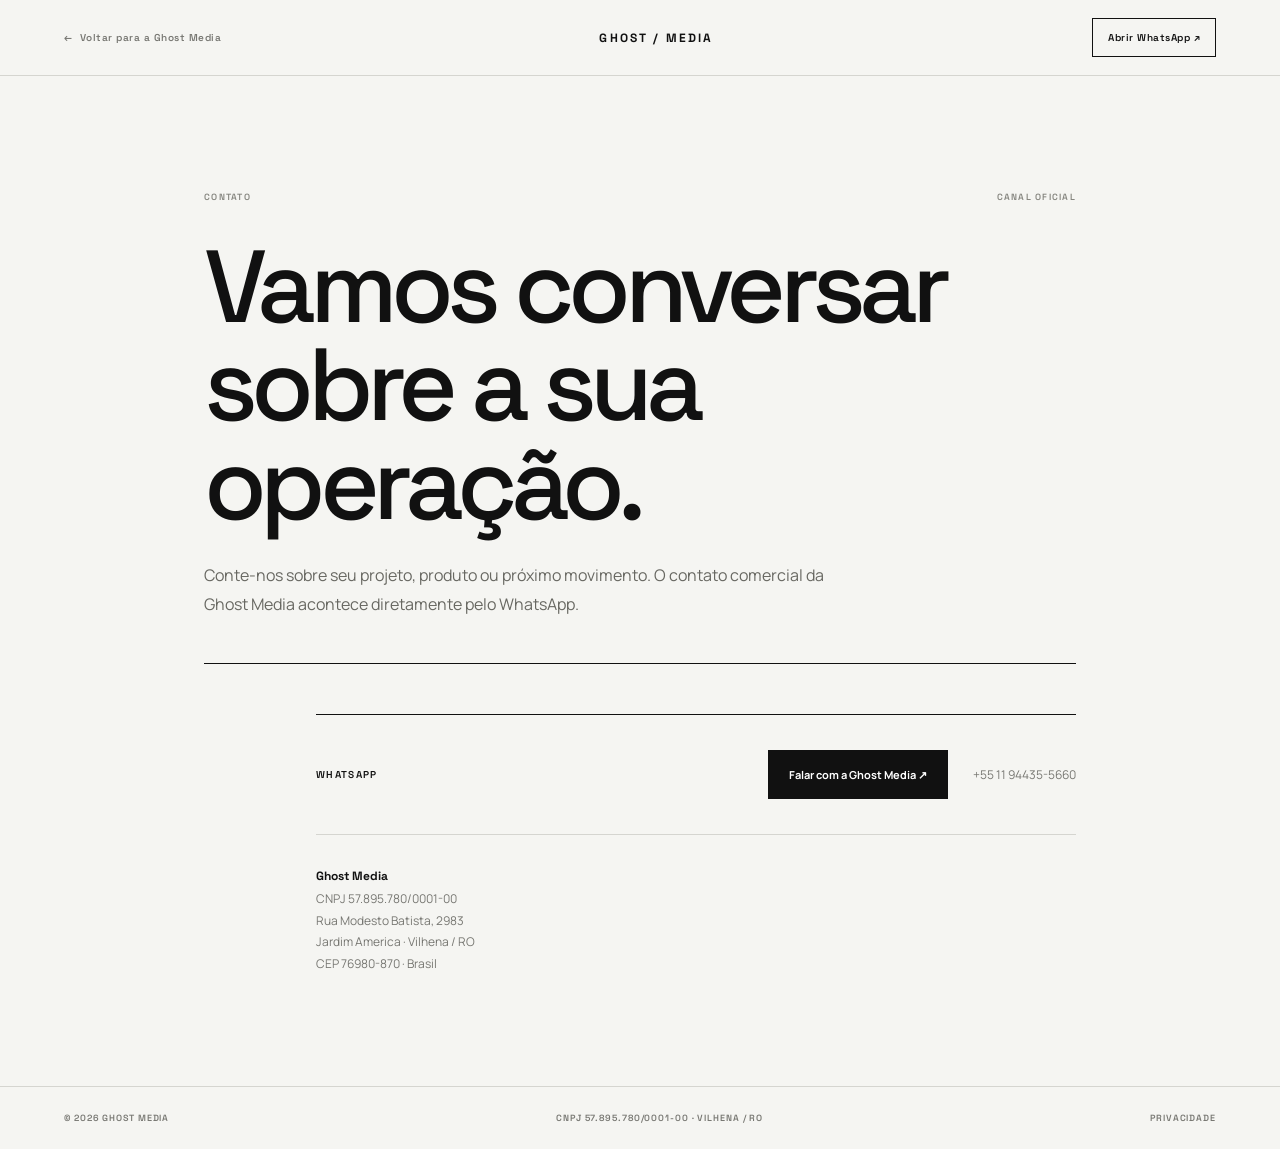
<file: contato.html>
<!doctype html><html lang="pt-BR"><head><meta charset="utf-8"><meta name="viewport" content="width=device-width,initial-scale=1"><meta name="description" content="Entre em contato com a Ghost Media pelo WhatsApp."><title>Contato — Ghost Media</title><link rel="stylesheet" href="assets/styles.css"></head><body><div class="legal-page"><header class="legal-header"><a href="index.html" class="legal-back">← &nbsp;Voltar para a Ghost Media</a><a class="legal-brand" href="index.html">GHOST / MEDIA</a><a class="legal-contact" href="https://wa.me/5511944355660" target="_blank" rel="noreferrer">Abrir WhatsApp ↗</a></header><main class="legal-main"><div class="legal-meta"><span>Contato</span><span>Canal oficial</span></div><h1>Vamos conversar sobre a sua operação.</h1><p class="legal-intro">Conte-nos sobre seu projeto, produto ou próximo movimento. O contato comercial da Ghost Media acontece diretamente pelo WhatsApp.</p><div class="legal-rule"></div><div class="contact-action"><p>WhatsApp</p><a class="button button--dark" href="https://wa.me/5511944355660" target="_blank" rel="noreferrer">Falar com a Ghost Media ↗</a><span>+55 11 94435-5660</span></div><div class="contact-company"><p><strong>Ghost Media</strong><br>CNPJ 57.895.780/0001-00<br>Rua Modesto Batista, 2983<br>Jardim America · Vilhena / RO<br>CEP 76980-870 · Brasil</p></div></main><footer class="legal-footer"><span>© <span data-year></span> Ghost Media</span><span>CNPJ 57.895.780/0001-00 · Vilhena / RO</span><a href="politica-de-privacidade.html">Privacidade</a></footer></div><script src="assets/script.js"></script></body></html>
</file>
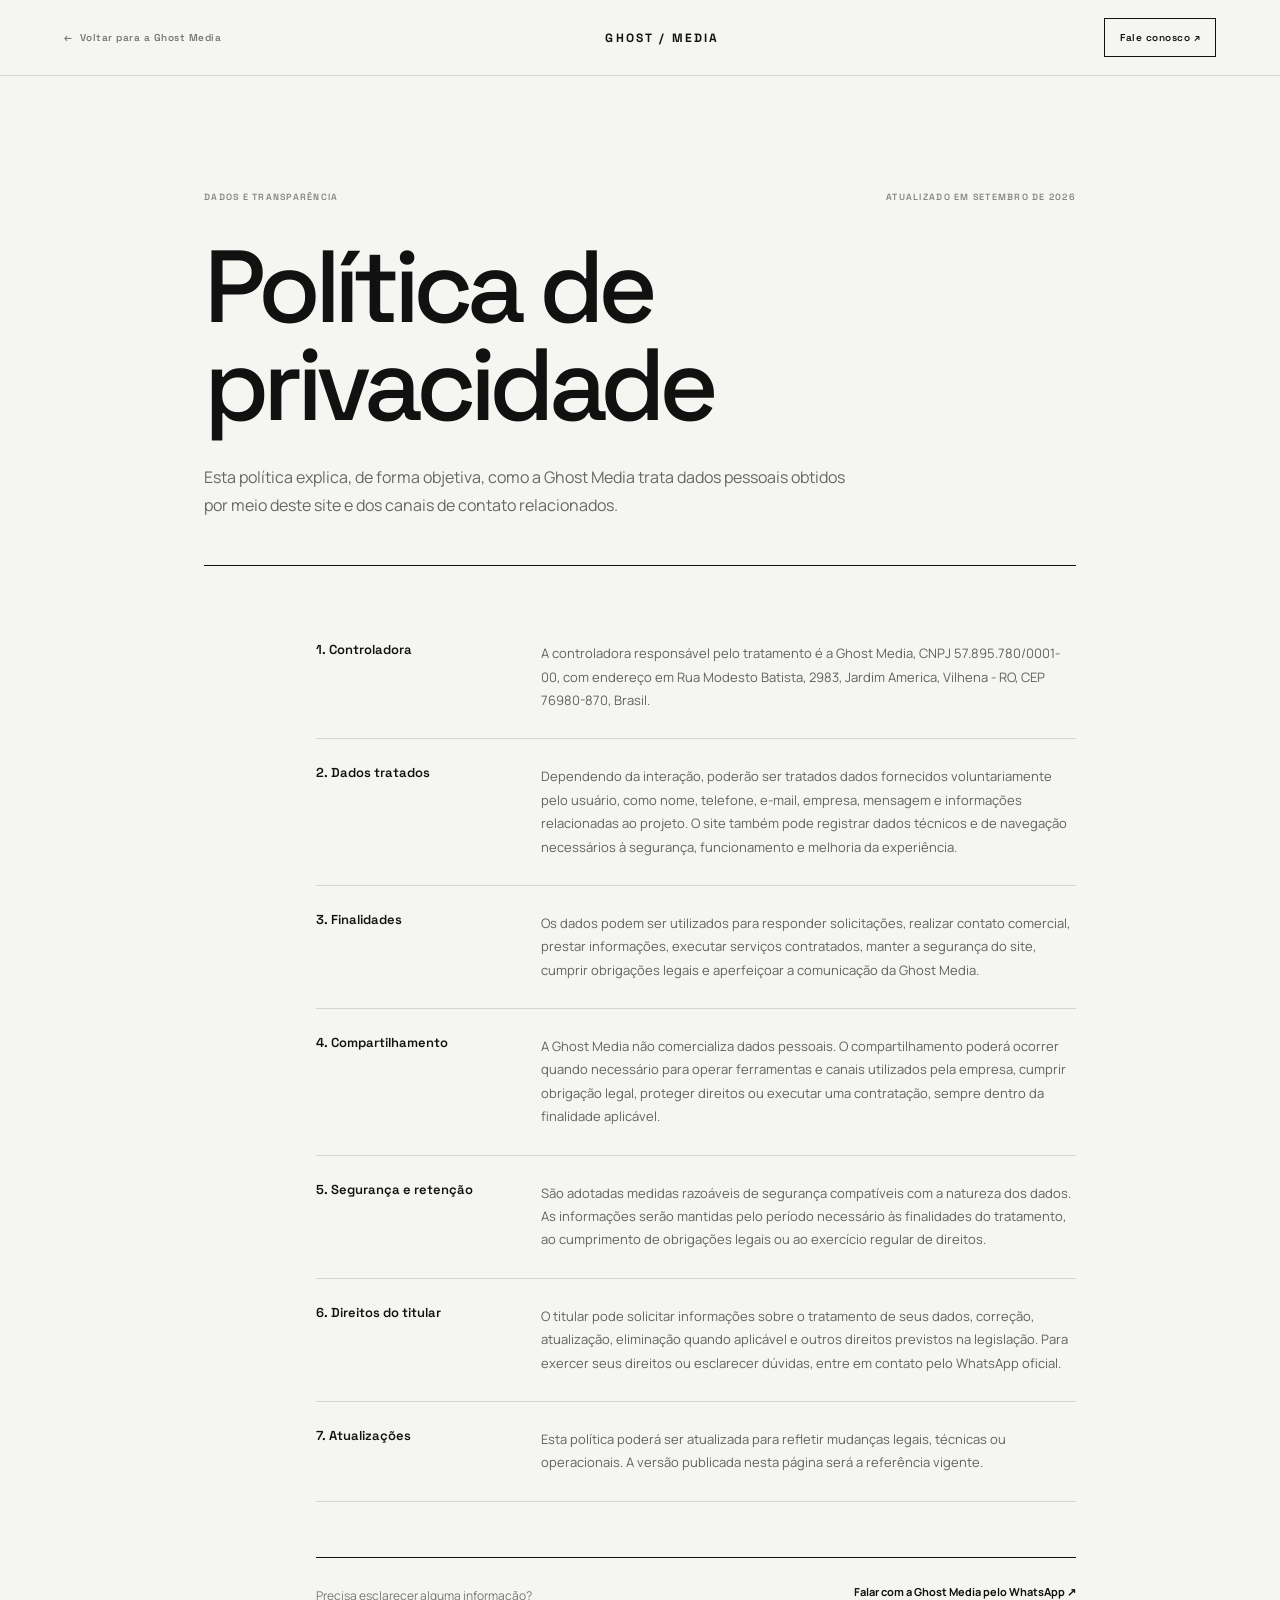
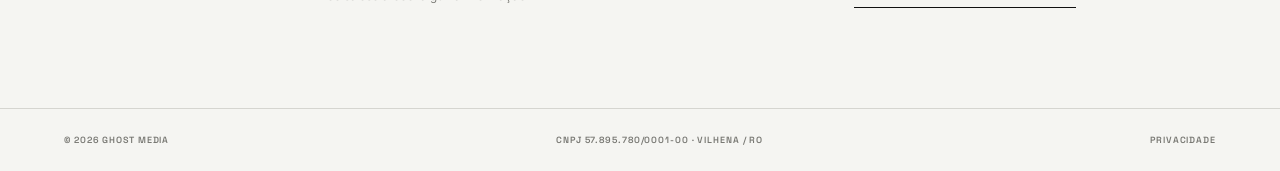
<file: politica-de-privacidade.html>
<!doctype html><html lang="pt-BR"><head><meta charset="utf-8"><meta name="viewport" content="width=device-width,initial-scale=1"><meta name="description" content="Política de privacidade da Ghost Media."><title>Política de privacidade — Ghost Media</title><link rel="stylesheet" href="assets/styles.css"></head><body><div class="legal-page"><header class="legal-header"><a href="index.html" class="legal-back">← &nbsp;Voltar para a Ghost Media</a><a class="legal-brand" href="index.html">GHOST / MEDIA</a><a class="legal-contact" href="contato.html">Fale conosco ↗</a></header><main class="legal-main"><div class="legal-meta"><span>Dados e transparência</span><span>Atualizado em setembro de 2026</span></div><h1>Política de privacidade</h1><p class="legal-intro">Esta política explica, de forma objetiva, como a Ghost Media trata dados pessoais obtidos por meio deste site e dos canais de contato relacionados.</p><div class="legal-rule"></div><div class="legal-content"><section><h2>1. Controladora</h2><p>A controladora responsável pelo tratamento é a Ghost Media, CNPJ 57.895.780/0001-00, com endereço em Rua Modesto Batista, 2983, Jardim America, Vilhena - RO, CEP 76980-870, Brasil.</p></section><section><h2>2. Dados tratados</h2><p>Dependendo da interação, poderão ser tratados dados fornecidos voluntariamente pelo usuário, como nome, telefone, e-mail, empresa, mensagem e informações relacionadas ao projeto. O site também pode registrar dados técnicos e de navegação necessários à segurança, funcionamento e melhoria da experiência.</p></section><section><h2>3. Finalidades</h2><p>Os dados podem ser utilizados para responder solicitações, realizar contato comercial, prestar informações, executar serviços contratados, manter a segurança do site, cumprir obrigações legais e aperfeiçoar a comunicação da Ghost Media.</p></section><section><h2>4. Compartilhamento</h2><p>A Ghost Media não comercializa dados pessoais. O compartilhamento poderá ocorrer quando necessário para operar ferramentas e canais utilizados pela empresa, cumprir obrigação legal, proteger direitos ou executar uma contratação, sempre dentro da finalidade aplicável.</p></section><section><h2>5. Segurança e retenção</h2><p>São adotadas medidas razoáveis de segurança compatíveis com a natureza dos dados. As informações serão mantidas pelo período necessário às finalidades do tratamento, ao cumprimento de obrigações legais ou ao exercício regular de direitos.</p></section><section><h2>6. Direitos do titular</h2><p>O titular pode solicitar informações sobre o tratamento de seus dados, correção, atualização, eliminação quando aplicável e outros direitos previstos na legislação. Para exercer seus direitos ou esclarecer dúvidas, entre em contato pelo WhatsApp oficial.</p></section><section><h2>7. Atualizações</h2><p>Esta política poderá ser atualizada para refletir mudanças legais, técnicas ou operacionais. A versão publicada nesta página será a referência vigente.</p></section></div><div class="legal-contact-box"><p>Precisa esclarecer alguma informação?</p><a href="https://wa.me/5511944355660" target="_blank" rel="noreferrer">Falar com a Ghost Media pelo WhatsApp ↗</a></div></main><footer class="legal-footer"><span>© <span data-year></span> Ghost Media</span><span>CNPJ 57.895.780/0001-00 · Vilhena / RO</span><a href="politica-de-privacidade.html">Privacidade</a></footer></div><script src="assets/script.js"></script></body></html>
</file>
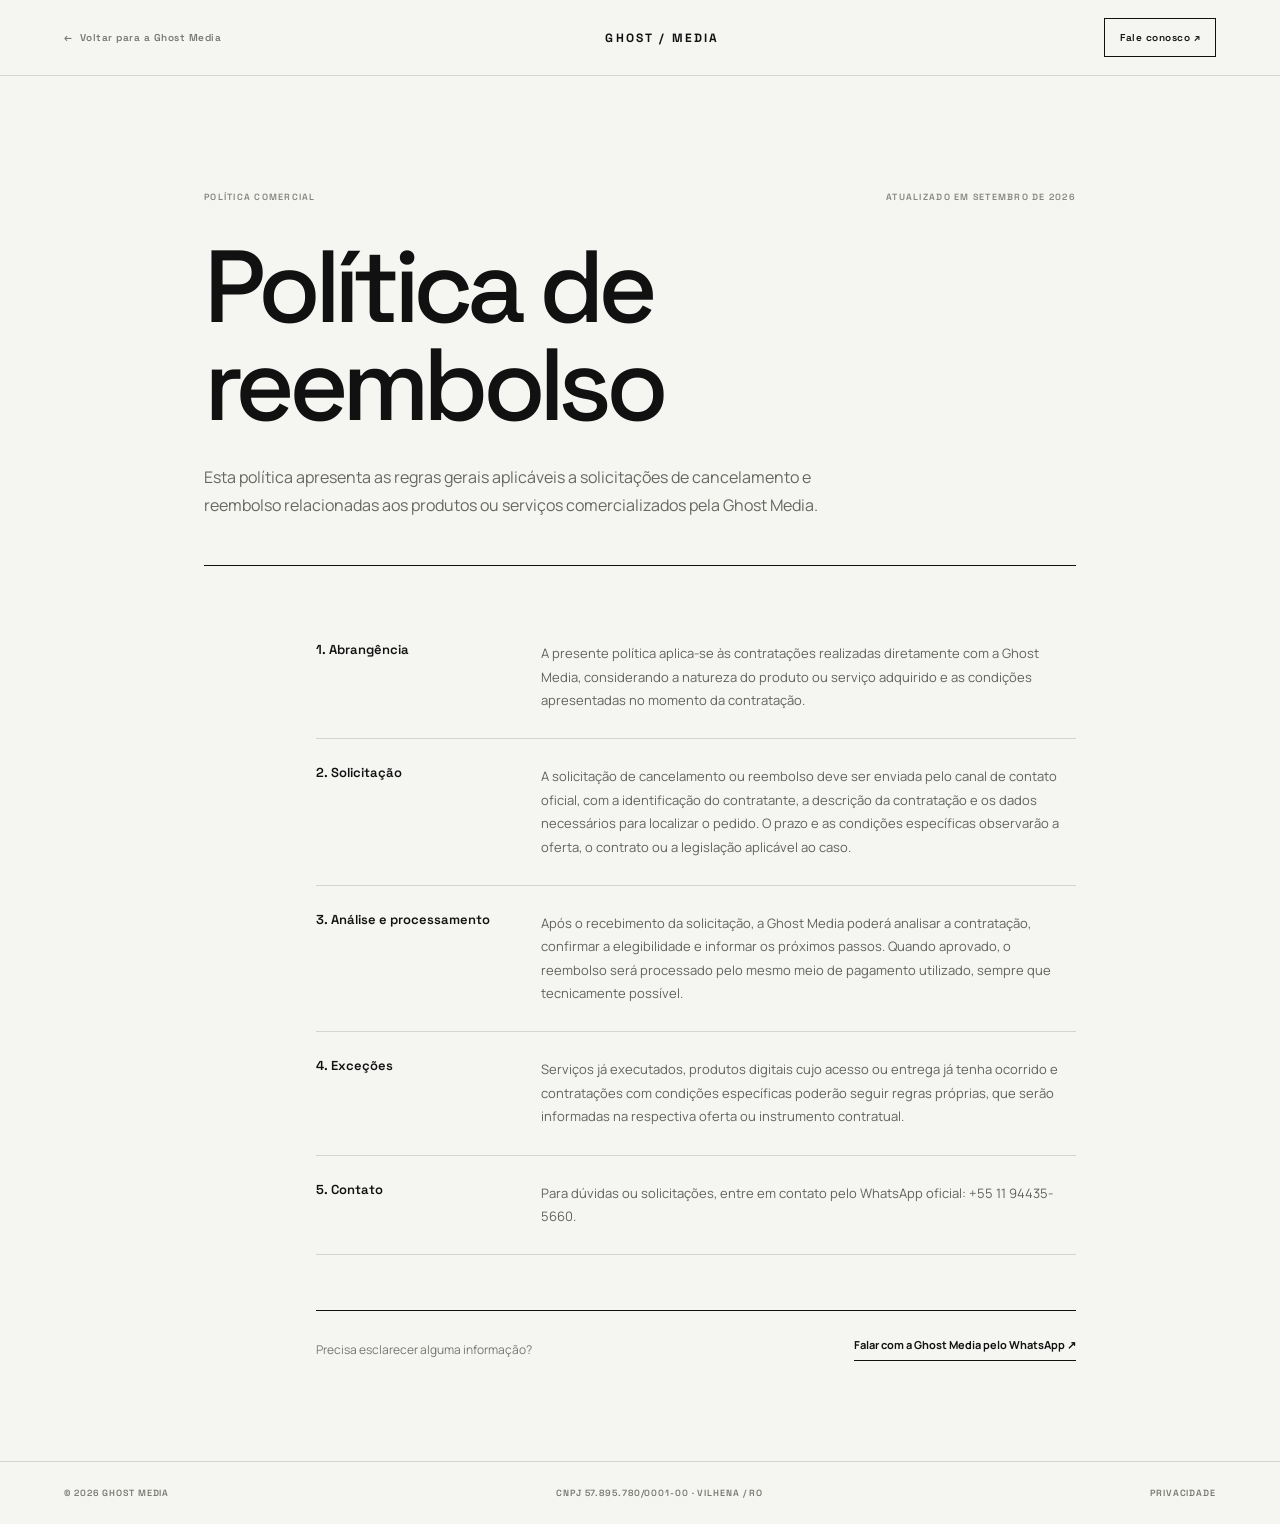
<file: politica-de-reembolso.html>
<!doctype html><html lang="pt-BR"><head><meta charset="utf-8"><meta name="viewport" content="width=device-width,initial-scale=1"><meta name="description" content="Política de reembolso da Ghost Media."><title>Política de reembolso — Ghost Media</title><link rel="stylesheet" href="assets/styles.css"></head><body><div class="legal-page"><header class="legal-header"><a href="index.html" class="legal-back">← &nbsp;Voltar para a Ghost Media</a><a class="legal-brand" href="index.html">GHOST / MEDIA</a><a class="legal-contact" href="contato.html">Fale conosco ↗</a></header><main class="legal-main"><div class="legal-meta"><span>Política comercial</span><span>Atualizado em setembro de 2026</span></div><h1>Política de reembolso</h1><p class="legal-intro">Esta política apresenta as regras gerais aplicáveis a solicitações de cancelamento e reembolso relacionadas aos produtos ou serviços comercializados pela Ghost Media.</p><div class="legal-rule"></div><div class="legal-content"><section><h2>1. Abrangência</h2><p>A presente política aplica-se às contratações realizadas diretamente com a Ghost Media, considerando a natureza do produto ou serviço adquirido e as condições apresentadas no momento da contratação.</p></section><section><h2>2. Solicitação</h2><p>A solicitação de cancelamento ou reembolso deve ser enviada pelo canal de contato oficial, com a identificação do contratante, a descrição da contratação e os dados necessários para localizar o pedido. O prazo e as condições específicas observarão a oferta, o contrato ou a legislação aplicável ao caso.</p></section><section><h2>3. Análise e processamento</h2><p>Após o recebimento da solicitação, a Ghost Media poderá analisar a contratação, confirmar a elegibilidade e informar os próximos passos. Quando aprovado, o reembolso será processado pelo mesmo meio de pagamento utilizado, sempre que tecnicamente possível.</p></section><section><h2>4. Exceções</h2><p>Serviços já executados, produtos digitais cujo acesso ou entrega já tenha ocorrido e contratações com condições específicas poderão seguir regras próprias, que serão informadas na respectiva oferta ou instrumento contratual.</p></section><section><h2>5. Contato</h2><p>Para dúvidas ou solicitações, entre em contato pelo WhatsApp oficial: <a href="https://wa.me/5511944355660" target="_blank" rel="noreferrer">+55 11 94435-5660</a>.</p></section></div><div class="legal-contact-box"><p>Precisa esclarecer alguma informação?</p><a href="https://wa.me/5511944355660" target="_blank" rel="noreferrer">Falar com a Ghost Media pelo WhatsApp ↗</a></div></main><footer class="legal-footer"><span>© <span data-year></span> Ghost Media</span><span>CNPJ 57.895.780/0001-00 · Vilhena / RO</span><a href="politica-de-privacidade.html">Privacidade</a></footer></div><script src="assets/script.js"></script></body></html>
</file>
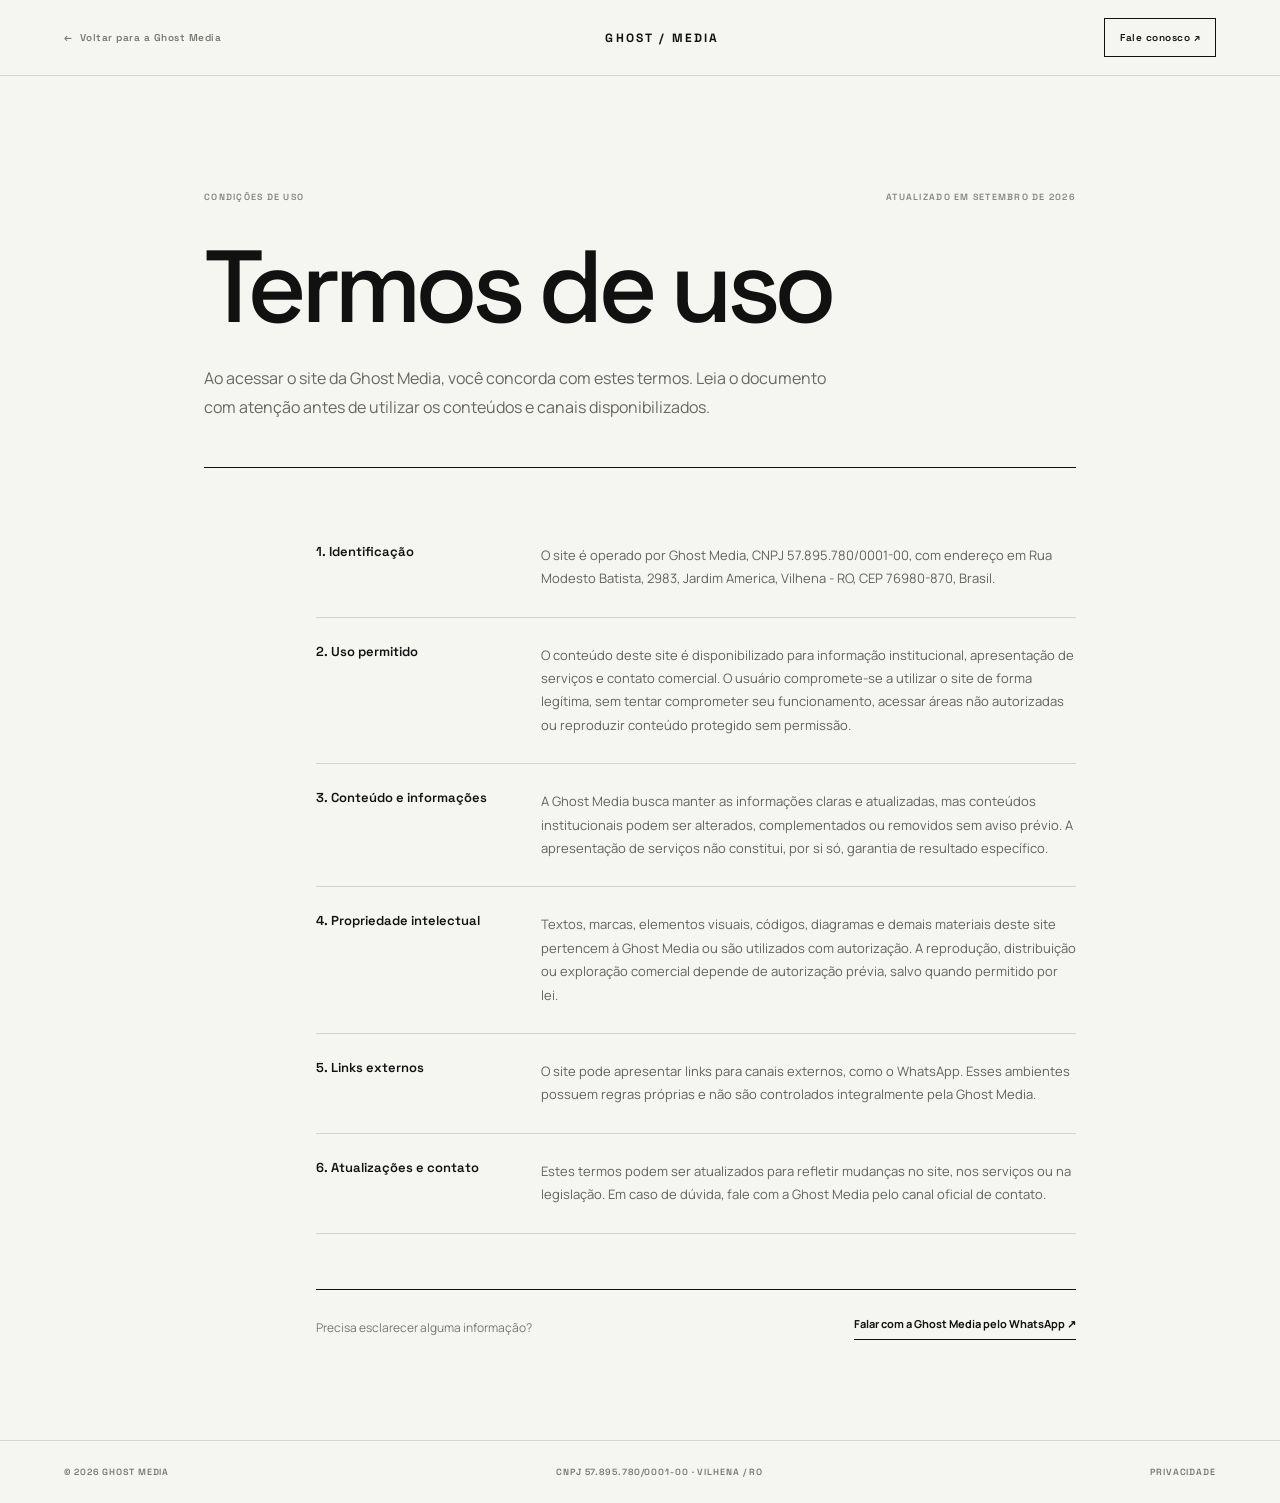
<file: termos-de-uso.html>
<!doctype html><html lang="pt-BR"><head><meta charset="utf-8"><meta name="viewport" content="width=device-width,initial-scale=1"><meta name="description" content="Termos de uso do site da Ghost Media."><title>Termos de uso — Ghost Media</title><link rel="stylesheet" href="assets/styles.css"></head><body><div class="legal-page"><header class="legal-header"><a href="index.html" class="legal-back">← &nbsp;Voltar para a Ghost Media</a><a class="legal-brand" href="index.html">GHOST / MEDIA</a><a class="legal-contact" href="contato.html">Fale conosco ↗</a></header><main class="legal-main"><div class="legal-meta"><span>Condições de uso</span><span>Atualizado em setembro de 2026</span></div><h1>Termos de uso</h1><p class="legal-intro">Ao acessar o site da Ghost Media, você concorda com estes termos. Leia o documento com atenção antes de utilizar os conteúdos e canais disponibilizados.</p><div class="legal-rule"></div><div class="legal-content"><section><h2>1. Identificação</h2><p>O site é operado por Ghost Media, CNPJ 57.895.780/0001-00, com endereço em Rua Modesto Batista, 2983, Jardim America, Vilhena - RO, CEP 76980-870, Brasil.</p></section><section><h2>2. Uso permitido</h2><p>O conteúdo deste site é disponibilizado para informação institucional, apresentação de serviços e contato comercial. O usuário compromete-se a utilizar o site de forma legítima, sem tentar comprometer seu funcionamento, acessar áreas não autorizadas ou reproduzir conteúdo protegido sem permissão.</p></section><section><h2>3. Conteúdo e informações</h2><p>A Ghost Media busca manter as informações claras e atualizadas, mas conteúdos institucionais podem ser alterados, complementados ou removidos sem aviso prévio. A apresentação de serviços não constitui, por si só, garantia de resultado específico.</p></section><section><h2>4. Propriedade intelectual</h2><p>Textos, marcas, elementos visuais, códigos, diagramas e demais materiais deste site pertencem à Ghost Media ou são utilizados com autorização. A reprodução, distribuição ou exploração comercial depende de autorização prévia, salvo quando permitido por lei.</p></section><section><h2>5. Links externos</h2><p>O site pode apresentar links para canais externos, como o WhatsApp. Esses ambientes possuem regras próprias e não são controlados integralmente pela Ghost Media.</p></section><section><h2>6. Atualizações e contato</h2><p>Estes termos podem ser atualizados para refletir mudanças no site, nos serviços ou na legislação. Em caso de dúvida, fale com a Ghost Media pelo canal oficial de contato.</p></section></div><div class="legal-contact-box"><p>Precisa esclarecer alguma informação?</p><a href="https://wa.me/5511944355660" target="_blank" rel="noreferrer">Falar com a Ghost Media pelo WhatsApp ↗</a></div></main><footer class="legal-footer"><span>© <span data-year></span> Ghost Media</span><span>CNPJ 57.895.780/0001-00 · Vilhena / RO</span><a href="politica-de-privacidade.html">Privacidade</a></footer></div><script src="assets/script.js"></script></body></html>
</file>
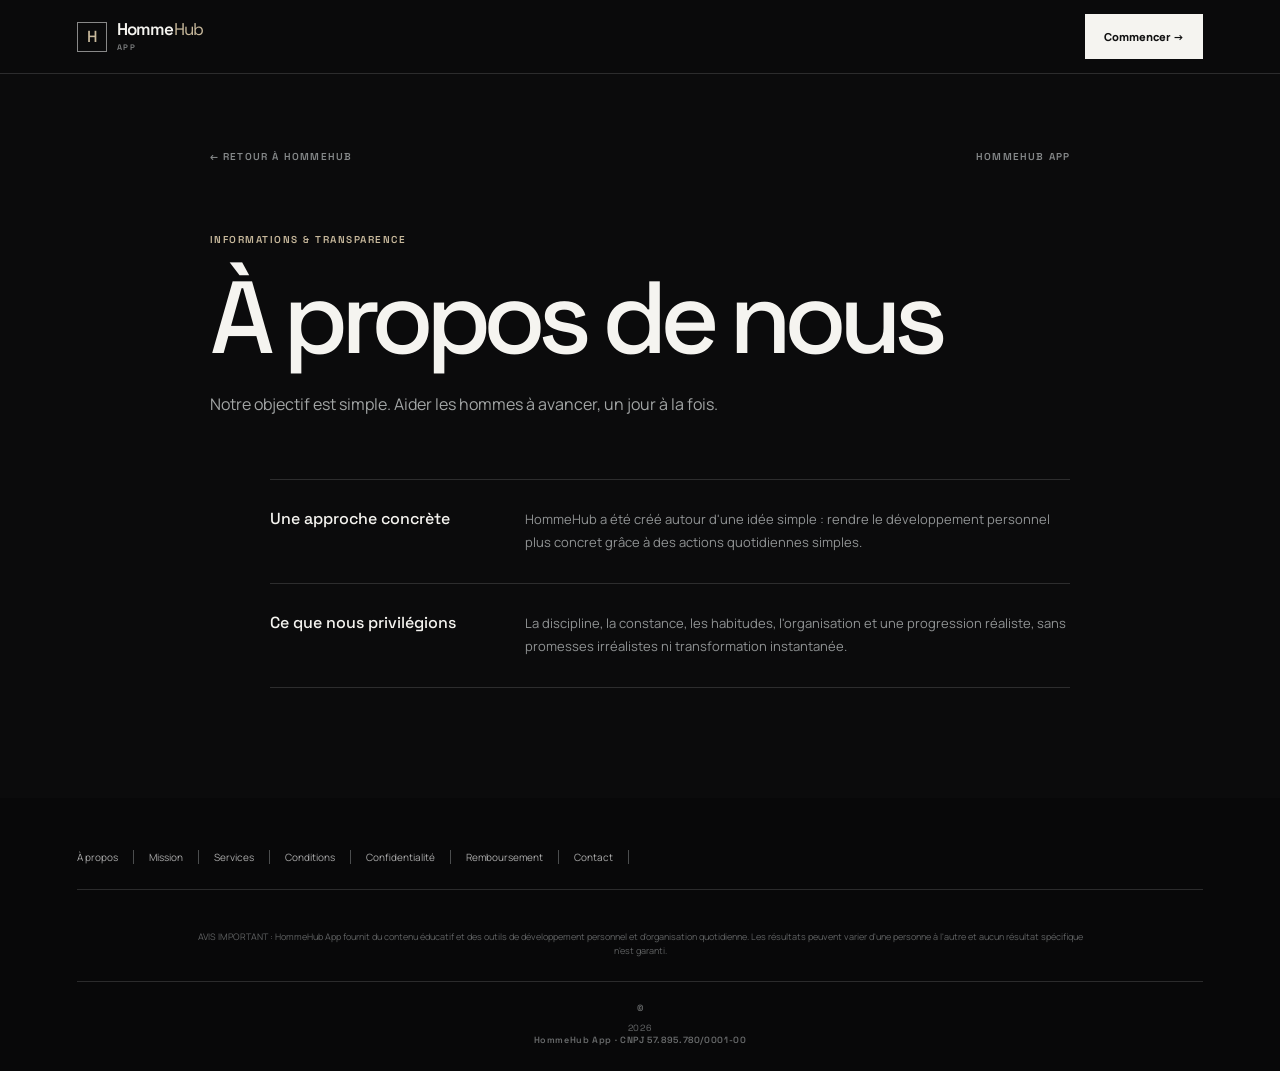
<file: hommehubapp/about.html>
<!doctype html><html lang="fr"><head><meta charset="utf-8"><meta name="viewport" content="width=device-width,initial-scale=1"><title>À propos de nous — HommeHub App</title><link rel="stylesheet" href="assets/styles.css"></head><body><div class="site"><header class="header"><a class="logo" href="index.html"><span class="logo-mark">H</span><span>Homme<strong>Hub</strong><i>APP</i></span></a><a class="header-buy" href="https://buy.stripe.com/8x23cpg7I87j5sGforfAc00" target="_blank" rel="noreferrer">Commencer →</a></header><main class="legal-main"><div class="legal-top"><a href="index.html">← Retour à HommeHub</a><span>HommeHub App</span></div><p class="kicker">Informations & transparence</p><h1>À propos de nous</h1><p class="legal-intro">Notre objectif est simple. Aider les hommes à avancer, un jour à la fois.</p><div class="legal-body"><section><h2>Une approche concrète</h2><p>HommeHub a été créé autour d'une idée simple : rendre le développement personnel plus concret grâce à des actions quotidiennes simples.</p></section><section><h2>Ce que nous privilégions</h2><p>La discipline, la constance, les habitudes, l'organisation et une progression réaliste, sans promesses irréalistes ni transformation instantanée.</p></section></div></main><footer class="footer"><div class="footer-links"><a href="about.html">À propos</a><a href="mission.html">Mission</a><a href="services.html">Services</a><a href="terms.html">Conditions</a><a href="privacy.html">Confidentialité</a><a href="refund.html">Remboursement</a><a href="contact.html">Contact</a></div><p class="disclaimer">AVIS IMPORTANT : HommeHub App fournit du contenu éducatif et des outils de développement personnel et d'organisation quotidienne. Les résultats peuvent varier d'une personne à l'autre et aucun résultat spécifique n'est garanti.</p><div class="copyright">© <span data-year></span> HommeHub App · CNPJ 57.895.780/0001-00</div></footer></div><script src="assets/script.js"></script></body></html>
</file>
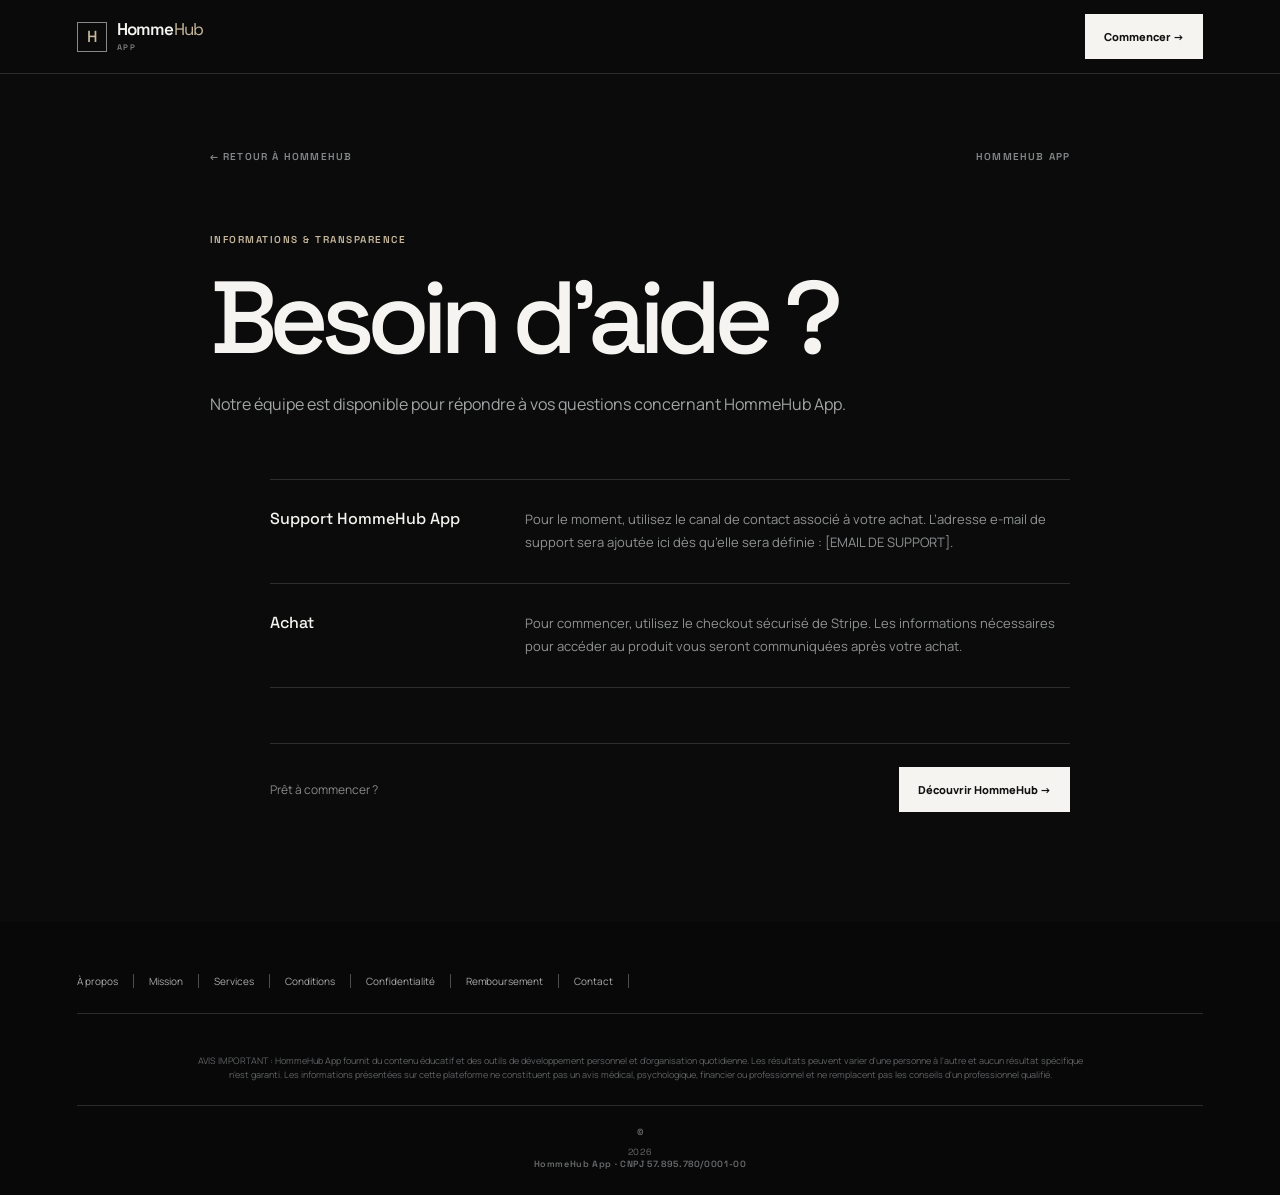
<file: hommehubapp/contact.html>
<!doctype html><html lang="fr"><head><meta charset="utf-8"><meta name="viewport" content="width=device-width,initial-scale=1"><title>Besoin d'aide ? — HommeHub App</title><link rel="stylesheet" href="assets/styles.css"></head><body><div class="site"><header class="header"><a class="logo" href="index.html"><span class="logo-mark">H</span><span>Homme<strong>Hub</strong><i>APP</i></span></a><a class="header-buy" href="https://buy.stripe.com/8x23cpg7I87j5sGforfAc00" target="_blank" rel="noreferrer">Commencer →</a></header><main class="legal-main"><div class="legal-top"><a href="index.html">← Retour à HommeHub</a><span>HommeHub App</span></div><p class="kicker">Informations & transparence</p><h1>Besoin d'aide ?</h1><p class="legal-intro">Notre équipe est disponible pour répondre à vos questions concernant HommeHub App.</p><div class="legal-body"><section><h2>Support HommeHub App</h2><p>Pour le moment, utilisez le canal de contact associé à votre achat. L’adresse e-mail de support sera ajoutée ici dès qu’elle sera définie : [EMAIL DE SUPPORT].</p></section><section><h2>Achat</h2><p>Pour commencer, utilisez le checkout sécurisé de Stripe. Les informations nécessaires pour accéder au produit vous seront communiquées après votre achat.</p></section></div><div class="legal-cta"><span>Prêt à commencer ?</span><a class="button" href="https://buy.stripe.com/8x23cpg7I87j5sGforfAc00" target="_blank" rel="noreferrer">Découvrir HommeHub →</a></div></main><footer class="footer"><div class="footer-links"><a href="about.html">À propos</a><a href="mission.html">Mission</a><a href="services.html">Services</a><a href="terms.html">Conditions</a><a href="privacy.html">Confidentialité</a><a href="refund.html">Remboursement</a><a href="contact.html">Contact</a></div><p class="disclaimer">AVIS IMPORTANT : HommeHub App fournit du contenu éducatif et des outils de développement personnel et d'organisation quotidienne. Les résultats peuvent varier d'une personne à l'autre et aucun résultat spécifique n'est garanti. Les informations présentées sur cette plateforme ne constituent pas un avis médical, psychologique, financier ou professionnel et ne remplacent pas les conseils d'un professionnel qualifié.</p><div class="copyright">© <span data-year></span> HommeHub App · CNPJ 57.895.780/0001-00</div></footer></div><script src="assets/script.js"></script></body></html>
</file>
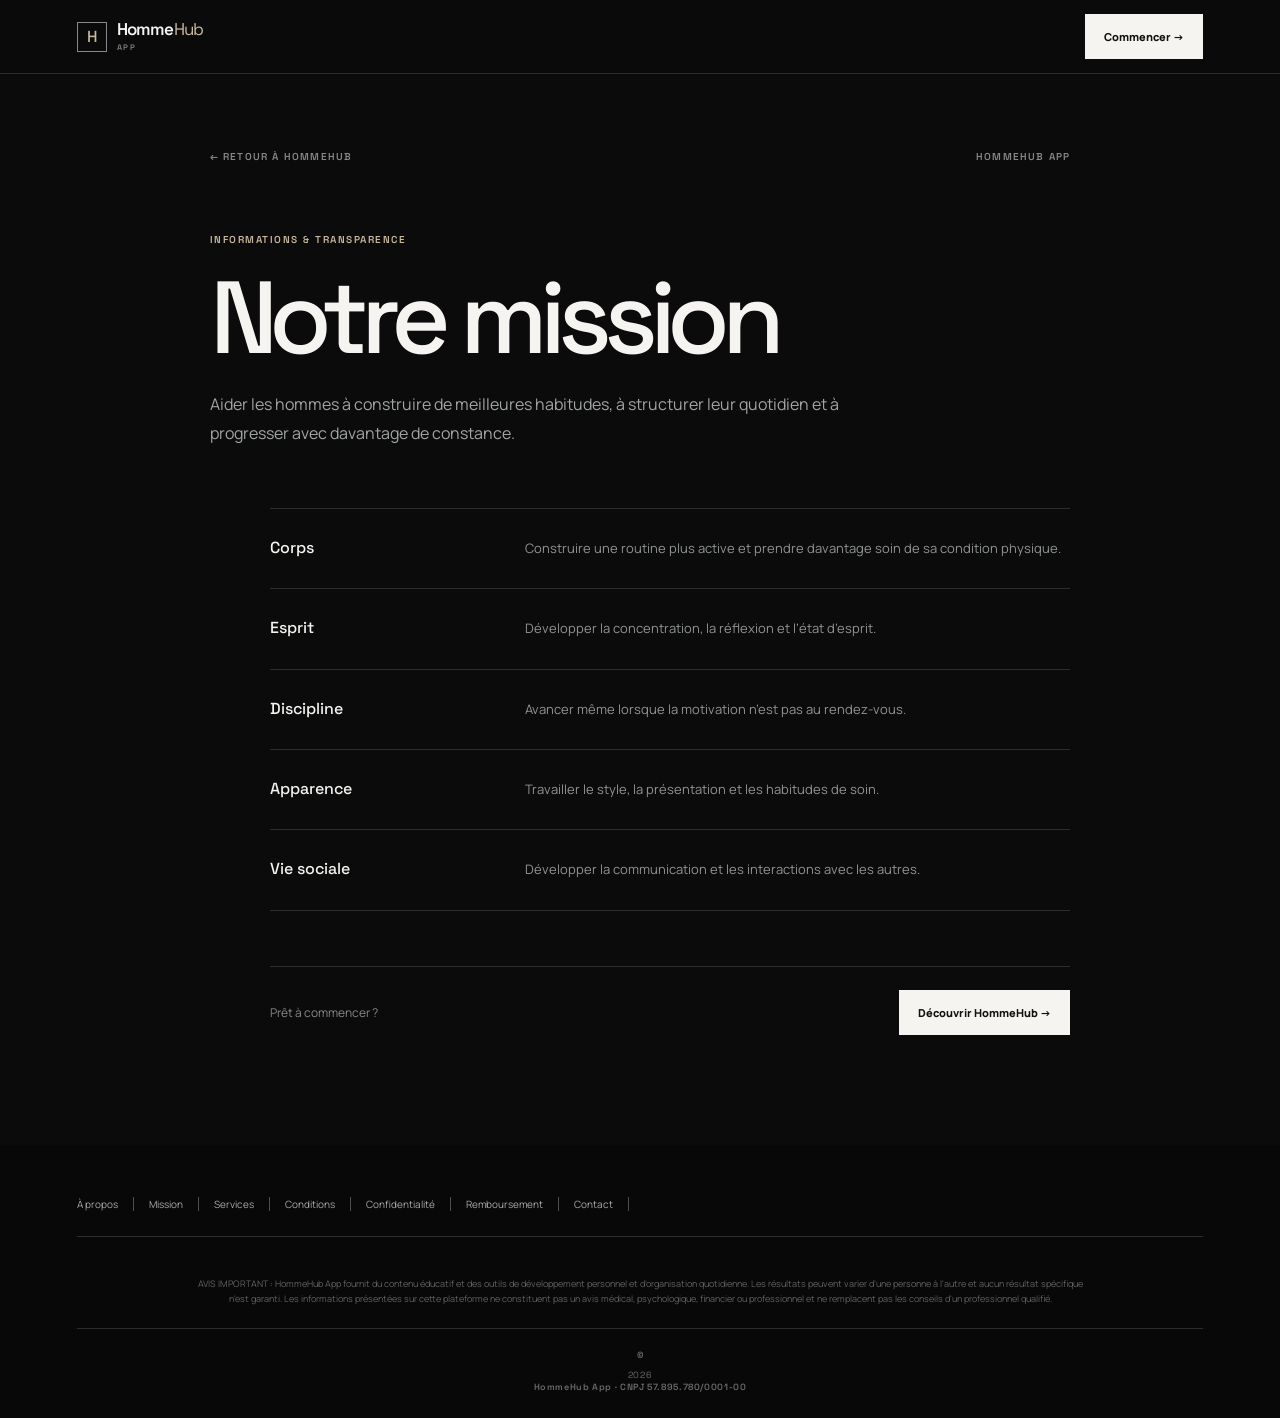
<file: hommehubapp/mission.html>
<!doctype html><html lang="fr"><head><meta charset="utf-8"><meta name="viewport" content="width=device-width,initial-scale=1"><title>Notre mission — HommeHub App</title><link rel="stylesheet" href="assets/styles.css"></head><body><div class="site"><header class="header"><a class="logo" href="index.html"><span class="logo-mark">H</span><span>Homme<strong>Hub</strong><i>APP</i></span></a><a class="header-buy" href="https://buy.stripe.com/8x23cpg7I87j5sGforfAc00" target="_blank" rel="noreferrer">Commencer →</a></header><main class="legal-main"><div class="legal-top"><a href="index.html">← Retour à HommeHub</a><span>HommeHub App</span></div><p class="kicker">Informations & transparence</p><h1>Notre mission</h1><p class="legal-intro">Aider les hommes à construire de meilleures habitudes, à structurer leur quotidien et à progresser avec davantage de constance.</p><div class="legal-body"><section><h2>Corps</h2><p>Construire une routine plus active et prendre davantage soin de sa condition physique.</p></section><section><h2>Esprit</h2><p>Développer la concentration, la réflexion et l’état d’esprit.</p></section><section><h2>Discipline</h2><p>Avancer même lorsque la motivation n’est pas au rendez-vous.</p></section><section><h2>Apparence</h2><p>Travailler le style, la présentation et les habitudes de soin.</p></section><section><h2>Vie sociale</h2><p>Développer la communication et les interactions avec les autres.</p></section></div><div class="legal-cta"><span>Prêt à commencer ?</span><a class="button" href="https://buy.stripe.com/8x23cpg7I87j5sGforfAc00" target="_blank" rel="noreferrer">Découvrir HommeHub →</a></div></main><footer class="footer"><div class="footer-links"><a href="about.html">À propos</a><a href="mission.html">Mission</a><a href="services.html">Services</a><a href="terms.html">Conditions</a><a href="privacy.html">Confidentialité</a><a href="refund.html">Remboursement</a><a href="contact.html">Contact</a></div><p class="disclaimer">AVIS IMPORTANT : HommeHub App fournit du contenu éducatif et des outils de développement personnel et d'organisation quotidienne. Les résultats peuvent varier d'une personne à l'autre et aucun résultat spécifique n'est garanti. Les informations présentées sur cette plateforme ne constituent pas un avis médical, psychologique, financier ou professionnel et ne remplacent pas les conseils d'un professionnel qualifié.</p><div class="copyright">© <span data-year></span> HommeHub App · CNPJ 57.895.780/0001-00</div></footer></div><script src="assets/script.js"></script></body></html>
</file>
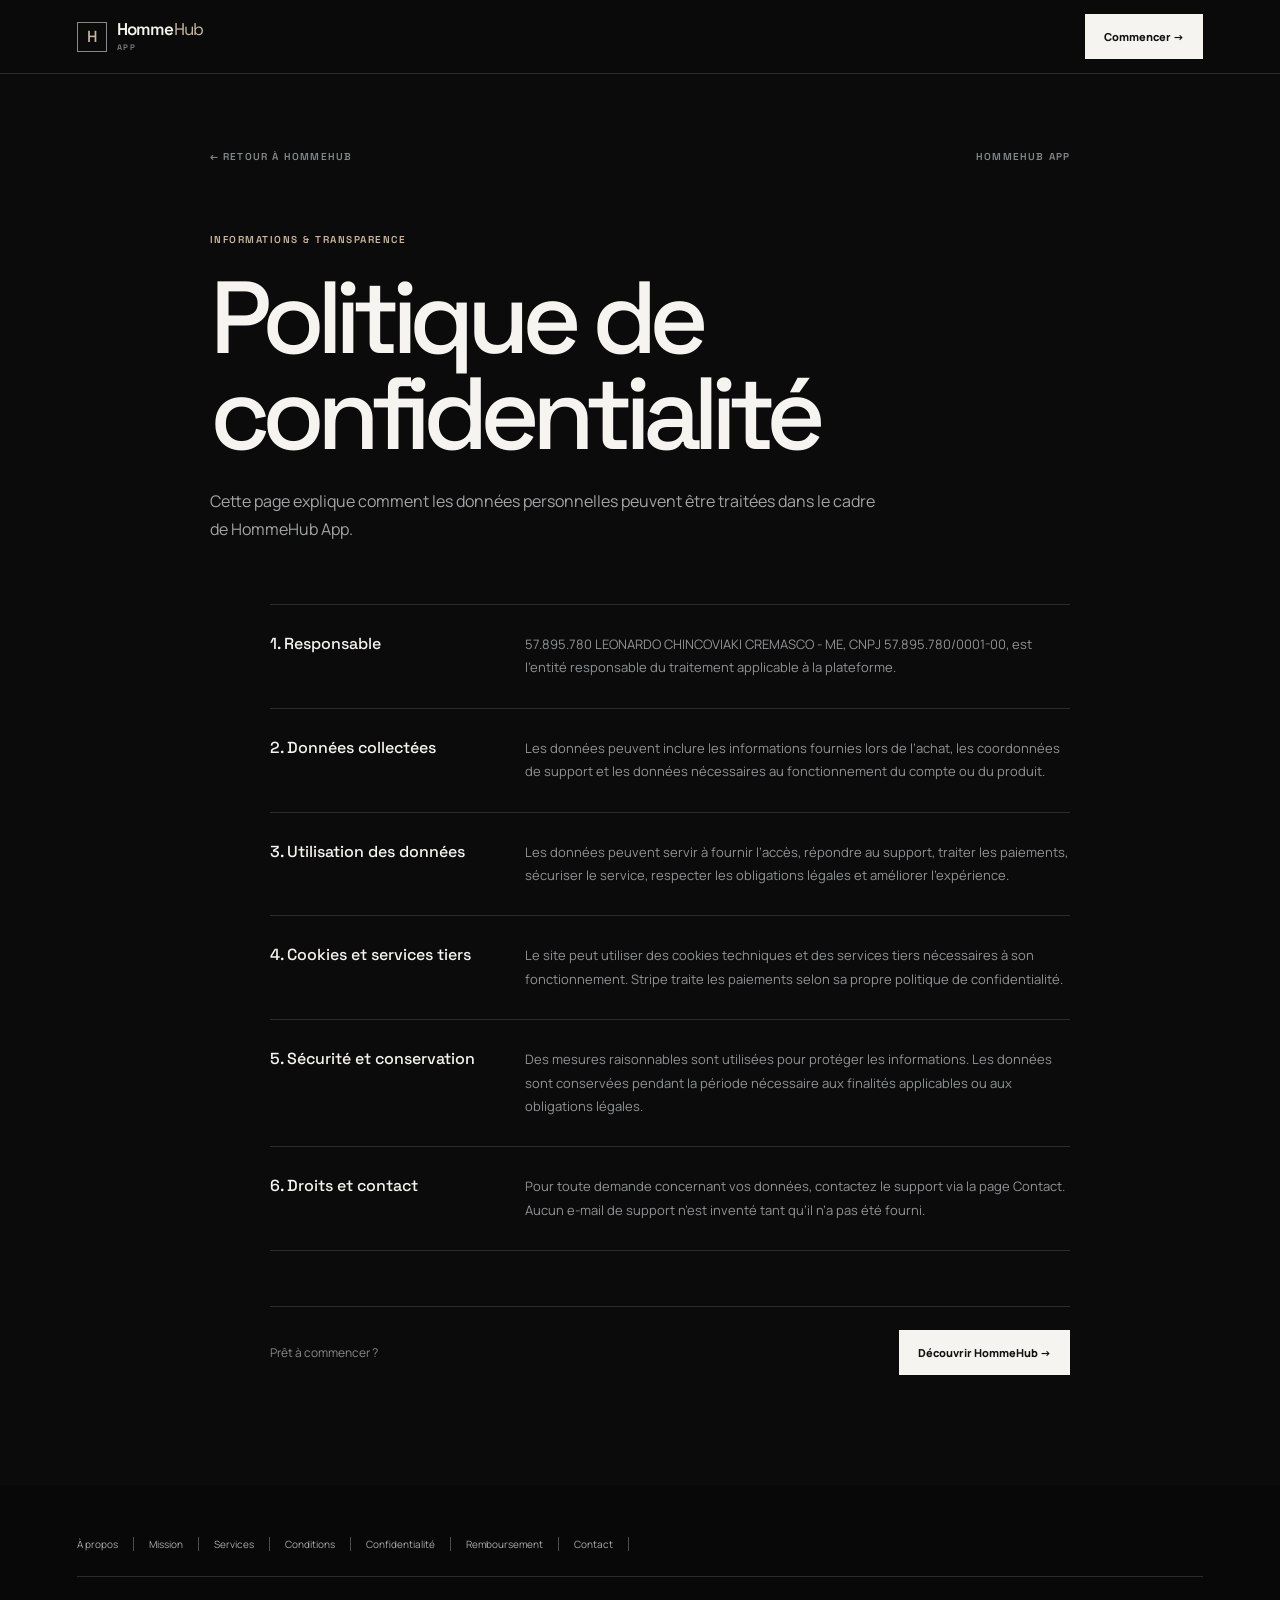
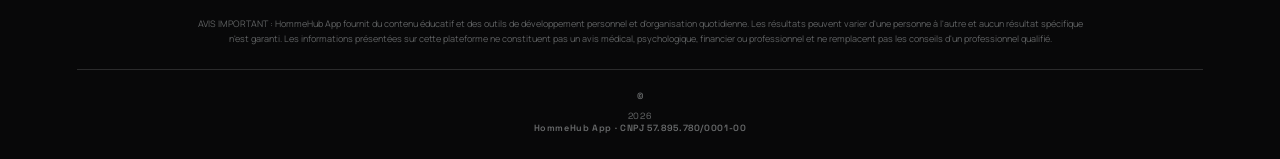
<file: hommehubapp/privacy.html>
<!doctype html><html lang="fr"><head><meta charset="utf-8"><meta name="viewport" content="width=device-width,initial-scale=1"><title>Politique de confidentialité — HommeHub App</title><link rel="stylesheet" href="assets/styles.css"></head><body><div class="site"><header class="header"><a class="logo" href="index.html"><span class="logo-mark">H</span><span>Homme<strong>Hub</strong><i>APP</i></span></a><a class="header-buy" href="https://buy.stripe.com/8x23cpg7I87j5sGforfAc00" target="_blank" rel="noreferrer">Commencer →</a></header><main class="legal-main"><div class="legal-top"><a href="index.html">← Retour à HommeHub</a><span>HommeHub App</span></div><p class="kicker">Informations & transparence</p><h1>Politique de confidentialité</h1><p class="legal-intro">Cette page explique comment les données personnelles peuvent être traitées dans le cadre de HommeHub App.</p><div class="legal-body"><section><h2>1. Responsable</h2><p>57.895.780 LEONARDO CHINCOVIAKI CREMASCO - ME, CNPJ 57.895.780/0001-00, est l’entité responsable du traitement applicable à la plateforme.</p></section><section><h2>2. Données collectées</h2><p>Les données peuvent inclure les informations fournies lors de l’achat, les coordonnées de support et les données nécessaires au fonctionnement du compte ou du produit.</p></section><section><h2>3. Utilisation des données</h2><p>Les données peuvent servir à fournir l’accès, répondre au support, traiter les paiements, sécuriser le service, respecter les obligations légales et améliorer l’expérience.</p></section><section><h2>4. Cookies et services tiers</h2><p>Le site peut utiliser des cookies techniques et des services tiers nécessaires à son fonctionnement. Stripe traite les paiements selon sa propre politique de confidentialité.</p></section><section><h2>5. Sécurité et conservation</h2><p>Des mesures raisonnables sont utilisées pour protéger les informations. Les données sont conservées pendant la période nécessaire aux finalités applicables ou aux obligations légales.</p></section><section><h2>6. Droits et contact</h2><p>Pour toute demande concernant vos données, contactez le support via la page Contact. Aucun e-mail de support n’est inventé tant qu’il n’a pas été fourni.</p></section></div><div class="legal-cta"><span>Prêt à commencer ?</span><a class="button" href="https://buy.stripe.com/8x23cpg7I87j5sGforfAc00" target="_blank" rel="noreferrer">Découvrir HommeHub →</a></div></main><footer class="footer"><div class="footer-links"><a href="about.html">À propos</a><a href="mission.html">Mission</a><a href="services.html">Services</a><a href="terms.html">Conditions</a><a href="privacy.html">Confidentialité</a><a href="refund.html">Remboursement</a><a href="contact.html">Contact</a></div><p class="disclaimer">AVIS IMPORTANT : HommeHub App fournit du contenu éducatif et des outils de développement personnel et d'organisation quotidienne. Les résultats peuvent varier d'une personne à l'autre et aucun résultat spécifique n'est garanti. Les informations présentées sur cette plateforme ne constituent pas un avis médical, psychologique, financier ou professionnel et ne remplacent pas les conseils d'un professionnel qualifié.</p><div class="copyright">© <span data-year></span> HommeHub App · CNPJ 57.895.780/0001-00</div></footer></div><script src="assets/script.js"></script></body></html>
</file>
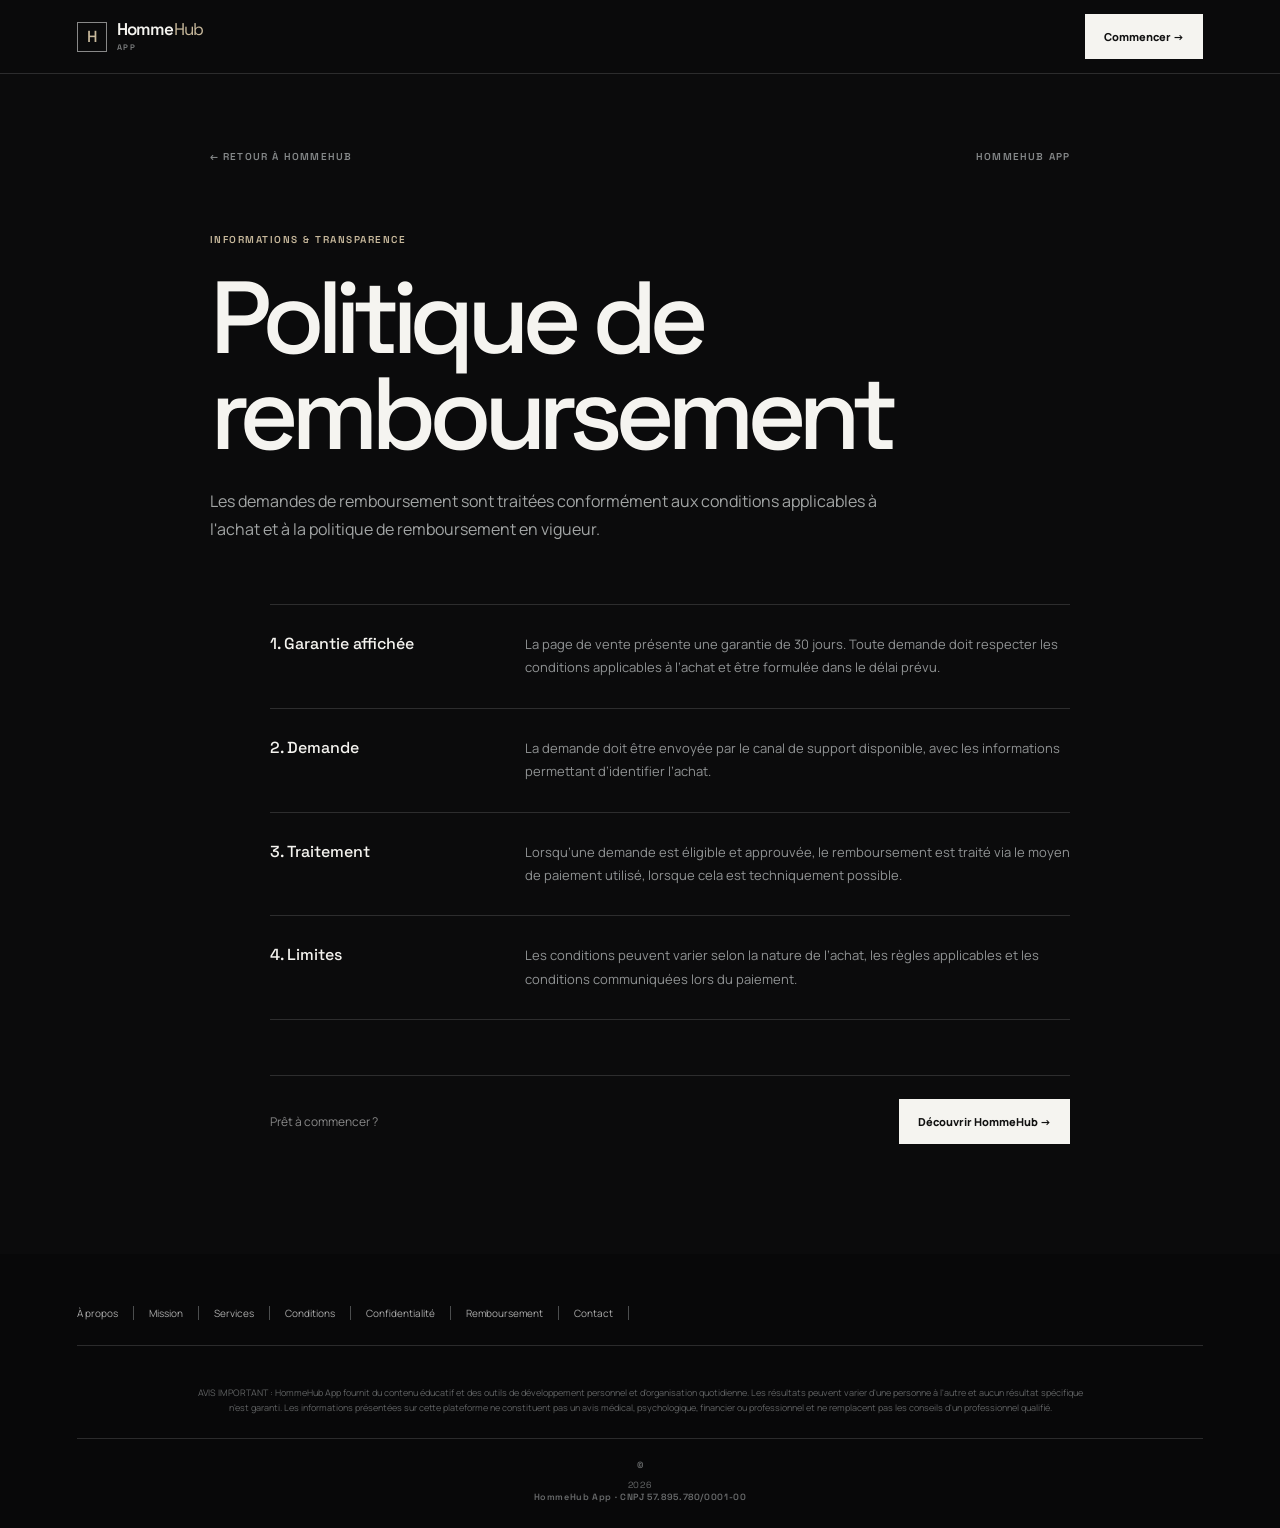
<file: hommehubapp/refund.html>
<!doctype html><html lang="fr"><head><meta charset="utf-8"><meta name="viewport" content="width=device-width,initial-scale=1"><title>Politique de remboursement — HommeHub App</title><link rel="stylesheet" href="assets/styles.css"></head><body><div class="site"><header class="header"><a class="logo" href="index.html"><span class="logo-mark">H</span><span>Homme<strong>Hub</strong><i>APP</i></span></a><a class="header-buy" href="https://buy.stripe.com/8x23cpg7I87j5sGforfAc00" target="_blank" rel="noreferrer">Commencer →</a></header><main class="legal-main"><div class="legal-top"><a href="index.html">← Retour à HommeHub</a><span>HommeHub App</span></div><p class="kicker">Informations & transparence</p><h1>Politique de remboursement</h1><p class="legal-intro">Les demandes de remboursement sont traitées conformément aux conditions applicables à l'achat et à la politique de remboursement en vigueur.</p><div class="legal-body"><section><h2>1. Garantie affichée</h2><p>La page de vente présente une garantie de 30 jours. Toute demande doit respecter les conditions applicables à l’achat et être formulée dans le délai prévu.</p></section><section><h2>2. Demande</h2><p>La demande doit être envoyée par le canal de support disponible, avec les informations permettant d’identifier l’achat.</p></section><section><h2>3. Traitement</h2><p>Lorsqu’une demande est éligible et approuvée, le remboursement est traité via le moyen de paiement utilisé, lorsque cela est techniquement possible.</p></section><section><h2>4. Limites</h2><p>Les conditions peuvent varier selon la nature de l’achat, les règles applicables et les conditions communiquées lors du paiement.</p></section></div><div class="legal-cta"><span>Prêt à commencer ?</span><a class="button" href="https://buy.stripe.com/8x23cpg7I87j5sGforfAc00" target="_blank" rel="noreferrer">Découvrir HommeHub →</a></div></main><footer class="footer"><div class="footer-links"><a href="about.html">À propos</a><a href="mission.html">Mission</a><a href="services.html">Services</a><a href="terms.html">Conditions</a><a href="privacy.html">Confidentialité</a><a href="refund.html">Remboursement</a><a href="contact.html">Contact</a></div><p class="disclaimer">AVIS IMPORTANT : HommeHub App fournit du contenu éducatif et des outils de développement personnel et d'organisation quotidienne. Les résultats peuvent varier d'une personne à l'autre et aucun résultat spécifique n'est garanti. Les informations présentées sur cette plateforme ne constituent pas un avis médical, psychologique, financier ou professionnel et ne remplacent pas les conseils d'un professionnel qualifié.</p><div class="copyright">© <span data-year></span> HommeHub App · CNPJ 57.895.780/0001-00</div></footer></div><script src="assets/script.js"></script></body></html>
</file>
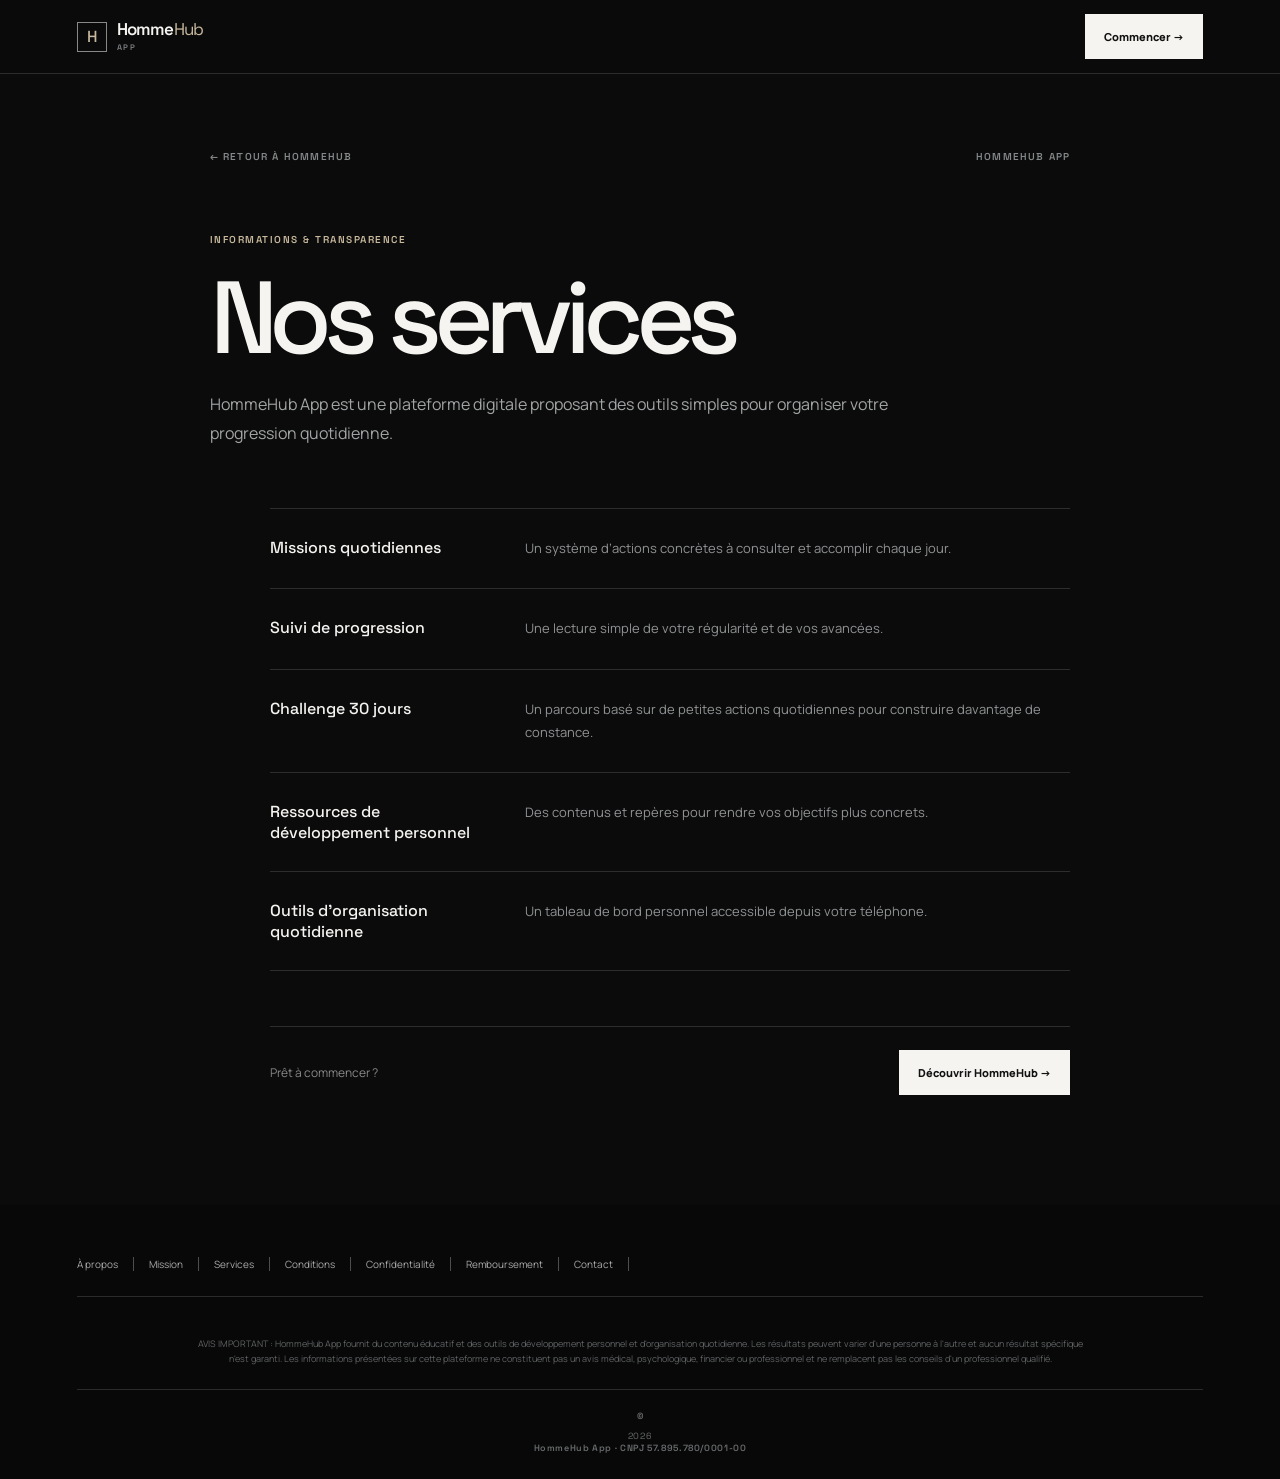
<file: hommehubapp/services.html>
<!doctype html><html lang="fr"><head><meta charset="utf-8"><meta name="viewport" content="width=device-width,initial-scale=1"><title>Nos services — HommeHub App</title><link rel="stylesheet" href="assets/styles.css"></head><body><div class="site"><header class="header"><a class="logo" href="index.html"><span class="logo-mark">H</span><span>Homme<strong>Hub</strong><i>APP</i></span></a><a class="header-buy" href="https://buy.stripe.com/8x23cpg7I87j5sGforfAc00" target="_blank" rel="noreferrer">Commencer →</a></header><main class="legal-main"><div class="legal-top"><a href="index.html">← Retour à HommeHub</a><span>HommeHub App</span></div><p class="kicker">Informations & transparence</p><h1>Nos services</h1><p class="legal-intro">HommeHub App est une plateforme digitale proposant des outils simples pour organiser votre progression quotidienne.</p><div class="legal-body"><section><h2>Missions quotidiennes</h2><p>Un système d’actions concrètes à consulter et accomplir chaque jour.</p></section><section><h2>Suivi de progression</h2><p>Une lecture simple de votre régularité et de vos avancées.</p></section><section><h2>Challenge 30 jours</h2><p>Un parcours basé sur de petites actions quotidiennes pour construire davantage de constance.</p></section><section><h2>Ressources de développement personnel</h2><p>Des contenus et repères pour rendre vos objectifs plus concrets.</p></section><section><h2>Outils d’organisation quotidienne</h2><p>Un tableau de bord personnel accessible depuis votre téléphone.</p></section></div><div class="legal-cta"><span>Prêt à commencer ?</span><a class="button" href="https://buy.stripe.com/8x23cpg7I87j5sGforfAc00" target="_blank" rel="noreferrer">Découvrir HommeHub →</a></div></main><footer class="footer"><div class="footer-links"><a href="about.html">À propos</a><a href="mission.html">Mission</a><a href="services.html">Services</a><a href="terms.html">Conditions</a><a href="privacy.html">Confidentialité</a><a href="refund.html">Remboursement</a><a href="contact.html">Contact</a></div><p class="disclaimer">AVIS IMPORTANT : HommeHub App fournit du contenu éducatif et des outils de développement personnel et d'organisation quotidienne. Les résultats peuvent varier d'une personne à l'autre et aucun résultat spécifique n'est garanti. Les informations présentées sur cette plateforme ne constituent pas un avis médical, psychologique, financier ou professionnel et ne remplacent pas les conseils d'un professionnel qualifié.</p><div class="copyright">© <span data-year></span> HommeHub App · CNPJ 57.895.780/0001-00</div></footer></div><script src="assets/script.js"></script></body></html>
</file>
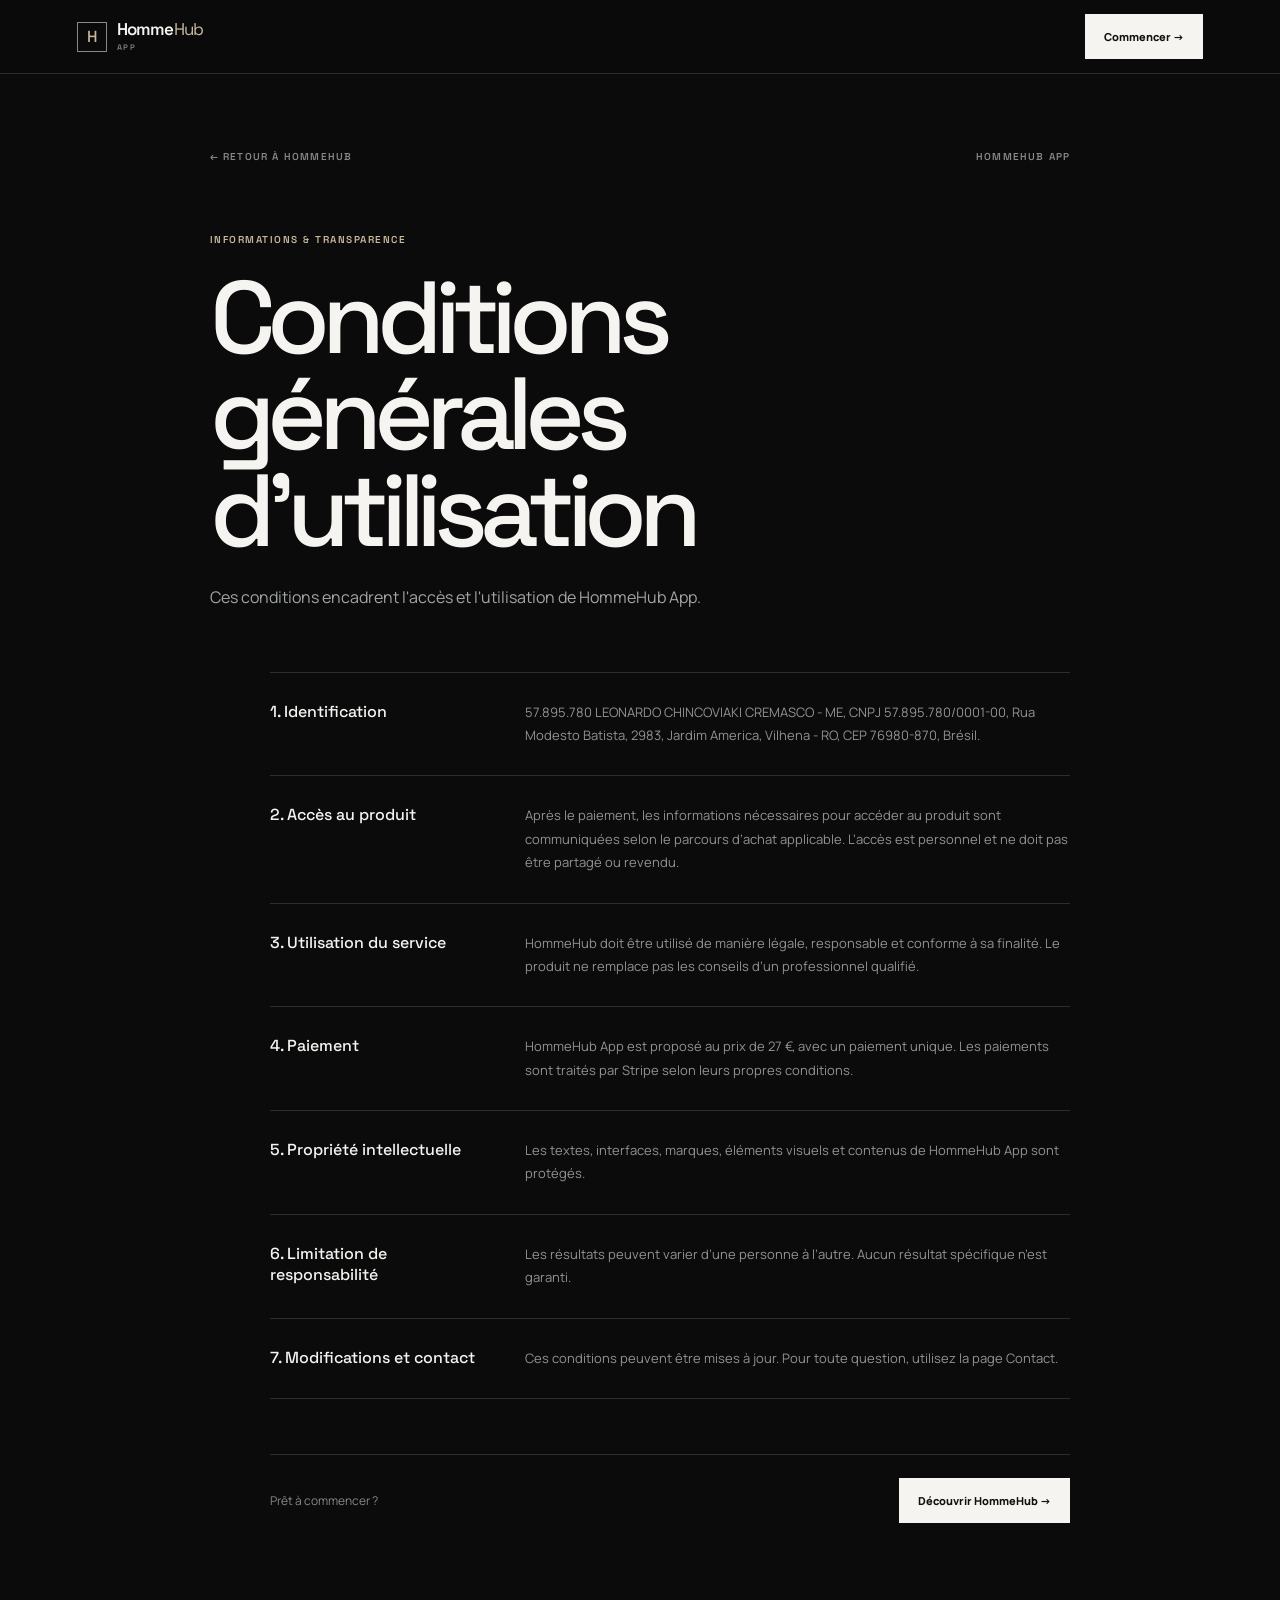
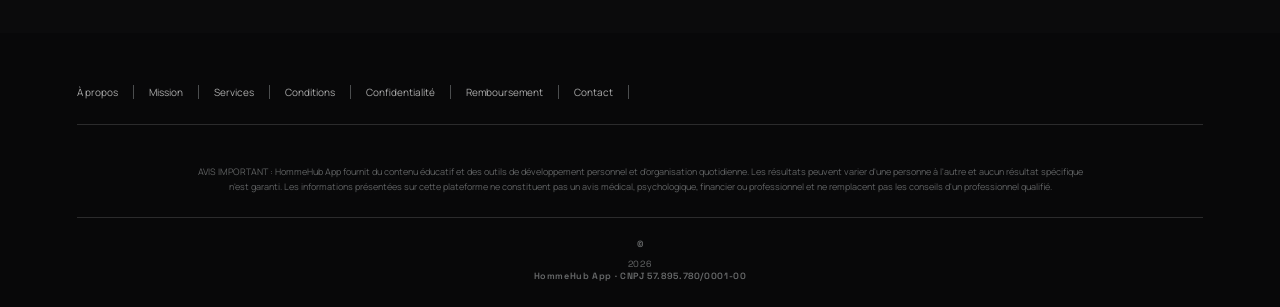
<file: hommehubapp/terms.html>
<!doctype html><html lang="fr"><head><meta charset="utf-8"><meta name="viewport" content="width=device-width,initial-scale=1"><title>Conditions générales d'utilisation — HommeHub App</title><link rel="stylesheet" href="assets/styles.css"></head><body><div class="site"><header class="header"><a class="logo" href="index.html"><span class="logo-mark">H</span><span>Homme<strong>Hub</strong><i>APP</i></span></a><a class="header-buy" href="https://buy.stripe.com/8x23cpg7I87j5sGforfAc00" target="_blank" rel="noreferrer">Commencer →</a></header><main class="legal-main"><div class="legal-top"><a href="index.html">← Retour à HommeHub</a><span>HommeHub App</span></div><p class="kicker">Informations & transparence</p><h1>Conditions générales d'utilisation</h1><p class="legal-intro">Ces conditions encadrent l'accès et l'utilisation de HommeHub App.</p><div class="legal-body"><section><h2>1. Identification</h2><p>57.895.780 LEONARDO CHINCOVIAKI CREMASCO - ME, CNPJ 57.895.780/0001-00, Rua Modesto Batista, 2983, Jardim America, Vilhena - RO, CEP 76980-870, Brésil.</p></section><section><h2>2. Accès au produit</h2><p>Après le paiement, les informations nécessaires pour accéder au produit sont communiquées selon le parcours d’achat applicable. L’accès est personnel et ne doit pas être partagé ou revendu.</p></section><section><h2>3. Utilisation du service</h2><p>HommeHub doit être utilisé de manière légale, responsable et conforme à sa finalité. Le produit ne remplace pas les conseils d’un professionnel qualifié.</p></section><section><h2>4. Paiement</h2><p>HommeHub App est proposé au prix de 27 €, avec un paiement unique. Les paiements sont traités par Stripe selon leurs propres conditions.</p></section><section><h2>5. Propriété intellectuelle</h2><p>Les textes, interfaces, marques, éléments visuels et contenus de HommeHub App sont protégés.</p></section><section><h2>6. Limitation de responsabilité</h2><p>Les résultats peuvent varier d’une personne à l’autre. Aucun résultat spécifique n’est garanti.</p></section><section><h2>7. Modifications et contact</h2><p>Ces conditions peuvent être mises à jour. Pour toute question, utilisez la page Contact.</p></section></div><div class="legal-cta"><span>Prêt à commencer ?</span><a class="button" href="https://buy.stripe.com/8x23cpg7I87j5sGforfAc00" target="_blank" rel="noreferrer">Découvrir HommeHub →</a></div></main><footer class="footer"><div class="footer-links"><a href="about.html">À propos</a><a href="mission.html">Mission</a><a href="services.html">Services</a><a href="terms.html">Conditions</a><a href="privacy.html">Confidentialité</a><a href="refund.html">Remboursement</a><a href="contact.html">Contact</a></div><p class="disclaimer">AVIS IMPORTANT : HommeHub App fournit du contenu éducatif et des outils de développement personnel et d'organisation quotidienne. Les résultats peuvent varier d'une personne à l'autre et aucun résultat spécifique n'est garanti. Les informations présentées sur cette plateforme ne constituent pas un avis médical, psychologique, financier ou professionnel et ne remplacent pas les conseils d'un professionnel qualifié.</p><div class="copyright">© <span data-year></span> HommeHub App · CNPJ 57.895.780/0001-00</div></footer></div><script src="assets/script.js"></script></body></html>
</file>
<file: assets/styles.css>
@import url('https://fonts.googleapis.com/css2?family=Manrope:wght@400;500;600;700&family=Space+Grotesk:wght@400;500;600;700&display=swap');
:root{--black:#111;--paper:#f5f5f2;--white:#fff;--line:#d5d5d0;--muted:#777772;--ease:cubic-bezier(.23,1,.32,1)}*{box-sizing:border-box}html{scroll-behavior:smooth}body{margin:0;background:var(--paper);color:var(--black);font-family:Manrope,sans-serif;-webkit-font-smoothing:antialiased}a{color:inherit;text-decoration:none}button{font:inherit}.site-header{height:76px;display:flex;align-items:center;justify-content:space-between;padding:0 5vw;position:fixed;z-index:20;top:0;left:0;right:0;background:rgba(245,245,242,.9);backdrop-filter:blur(16px);border-bottom:1px solid rgba(17,17,17,.12)}.brand{display:inline-flex;align-items:center;gap:10px;font:700 12px/10px Space Grotesk,sans-serif;letter-spacing:.12em}.brand i{font-style:normal;font-weight:400;letter-spacing:.19em}.brand-mark{display:inline-flex;width:34px;height:34px;align-items:center;justify-content:center;border:1px solid var(--black)}.brand-mark--small{width:28px;height:28px}.brand-mark svg{width:25px;height:25px;fill:none;stroke:currentColor;stroke-width:2.2;stroke-linecap:square;stroke-linejoin:miter}.brand-mark--small svg{width:20px;height:20px}.mark-cut{stroke-width:3.6}.main-nav{display:flex;align-items:center;gap:26px;margin-left:auto;margin-right:32px;font-size:11px;font-weight:600}.main-nav a:not(.nav-mobile-cta){position:relative;color:#4d4d49}.main-nav a:not(.nav-mobile-cta)::after{content:"";position:absolute;height:1px;left:0;right:100%;bottom:-7px;background:var(--black);transition:right .24s var(--ease)}.main-nav a:hover::after{right:0}.header-cta,.button{display:inline-flex;align-items:center;gap:12px;border:1px solid var(--black);font-size:11px;font-weight:700;transition:transform .18s var(--ease),background .18s ease,color .18s ease}.header-cta{padding:12px 16px}.header-cta:hover,.button:hover{transform:translateY(-2px)}.menu-toggle{display:none;border:0;background:transparent;padding:8px}.nav-mobile-cta{display:none}.hero{min-height:760px;padding:160px 5vw 70px;display:grid;grid-template-columns:minmax(0,1.05fr) minmax(390px,.95fr);align-items:center;gap:4vw;position:relative;background:var(--paper)}.hero:before{content:"";position:absolute;inset:0;opacity:.05;pointer-events:none;background:repeating-linear-gradient(90deg,transparent 0,transparent 41px,#111 42px),repeating-linear-gradient(0deg,transparent 0,transparent 41px,#111 42px);mask-image:linear-gradient(90deg,#000,transparent 75%)}.hero-copy,.hero-visual,.scroll-cue{position:relative;z-index:1}.eyebrow{margin:0 0 23px;text-transform:uppercase;font:600 10px/1.2 Space Grotesk,sans-serif;letter-spacing:.16em;color:#72726d}.eyebrow--light{color:#a6a6a0}.eyebrow-dot{display:inline-block;width:7px;height:7px;border-radius:50%;background:var(--black);margin-right:10px}h1,h2,h3{font-family:Space Grotesk,sans-serif}h1{max-width:760px;margin:0 0 30px;font-size:clamp(50px,7.1vw,106px);line-height:.96;letter-spacing:-.065em;font-weight:500}h1 em,h2 em{font-style:normal;color:#8a8a84}.hero-lead{max-width:530px;margin-bottom:35px;font-size:15px;line-height:1.75;color:#5e5e59}.hero-actions{display:flex;align-items:center;gap:24px;flex-wrap:wrap}.button{padding:16px 20px}.button--dark{background:var(--black);color:#fff}.button--light{background:#fff;color:var(--black);border-color:#fff}.text-cta,.arrow-link{display:inline-flex;align-items:center;gap:9px;font-size:11px;font-weight:700}.text-cta{border-bottom:1px solid var(--black);padding-bottom:7px}.hero-visual{min-height:510px;background:#ecece7;border:1px solid #d6d6d0;display:flex;align-items:center;justify-content:center;overflow:hidden}.hero-visual svg{width:100%;height:auto}.chart-line{fill:none;stroke:var(--black);stroke-width:2.2}.chart-line--thin{stroke:#8a8a84;stroke-width:1.2;stroke-dasharray:4 7}.chart-node{fill:var(--paper);stroke:var(--black);stroke-width:2}.chart-node--active{fill:var(--black)}.visual-box rect{fill:#ecece7;stroke:var(--black);stroke-width:1.2}.visual-box path{fill:none;stroke:var(--black);stroke-width:1.4}.crosshair{stroke:var(--black);stroke-width:1;opacity:.6}.visual-note{position:absolute;z-index:2;text-transform:uppercase;font:600 9px Space Grotesk,sans-serif;letter-spacing:.13em}.visual-note--top{top:18px;left:20px}.visual-note--bottom{bottom:18px;right:20px;color:#767670}.scroll-cue{position:absolute;bottom:30px;left:5vw;display:flex;align-items:center;gap:13px;text-transform:uppercase;font:600 9px Space Grotesk,sans-serif;letter-spacing:.15em;color:#777772}.scroll-line{width:42px;height:1px;background:var(--black)}.section-light,.section-paper,.section-dark,.final-cta{padding:120px 10vw}.section-light{background:var(--white)}.section-paper{background:var(--paper)}.section-dark,.final-cta{background:var(--black);color:#fff}.section-index{font:600 10px Space Grotesk,sans-serif;letter-spacing:.11em;color:#999993}.section-index span{margin:0 5px;color:#cecec7}.positioning{display:grid;grid-template-columns:1fr 2.3fr .8fr;gap:4vw}.positioning-content{max-width:790px}.positioning h2,.about h2,.section-heading h2,.differentials h2,.values h2,.faq h2{margin:0 0 27px;font-size:clamp(38px,5.1vw,73px);line-height:1.02;letter-spacing:-.065em;font-weight:500}.positioning-content>p:not(.eyebrow),.about-copy>p:not(.eyebrow){max-width:550px;font-size:15px;line-height:1.8;color:#666660;margin-bottom:30px}.positioning-aside{justify-self:end;display:flex;gap:12px;align-items:flex-start;font:600 10px/1.7 Space Grotesk,sans-serif;letter-spacing:.12em;text-transform:uppercase;color:#8d8d87}.section-heading{display:grid;grid-template-columns:1fr 2fr 1fr;gap:3vw;margin-bottom:72px;align-items:start}.section-heading-note{max-width:240px;color:#8e8e88;font-size:13px;line-height:1.7;margin:18px 0 0}.solutions-grid{display:grid;grid-template-columns:1.12fr .88fr 1fr;border-top:1px solid #3c3c3a;border-left:1px solid #3c3c3a;position:relative}.solutions-grid:after{content:"G / SYSTEM MAP";position:absolute;right:0;top:-31px;color:#777772;font:600 9px Space Grotesk;letter-spacing:.14em}.solutions-grid:before{content:"";position:absolute;left:13%;bottom:-28px;width:34%;border-bottom:1px dashed #555551}.solution-card{min-height:280px;padding:25px;border-right:1px solid #3c3c3a;border-bottom:1px solid #3c3c3a;position:relative;transition:background .24s var(--ease),transform .24s var(--ease)}.solution-card:hover{background:#1e1e1d;transform:translateY(-5px)}.solution-card:nth-child(2),.solution-card:nth-child(5){min-height:340px}.solution-card:nth-child(2),.solution-card:nth-child(5){margin-top:34px}.solution-card:nth-child(3),.solution-card:nth-child(4),.solution-card:nth-child(6){margin-top:-18px}.card-top{display:flex;align-items:center;justify-content:space-between;color:#9e9e97}.card-top span{font:600 10px Space Grotesk;letter-spacing:.12em}.solution-card h3{max-width:230px;margin:70px 0 15px;font-size:22px;line-height:1.05;font-weight:500;letter-spacing:-.045em}.solution-card p{max-width:280px;margin:0;color:#999993;font-size:12px;line-height:1.7}.card-arrow{position:absolute;right:25px;bottom:25px;color:#777772}.about{display:grid;grid-template-columns:1fr 2.3fr;gap:4vw}.about-grid{display:grid;grid-template-columns:1.1fr .9fr;gap:5vw;align-items:center}.about-copy h2{max-width:640px}.about-diagram{min-height:370px;position:relative;display:flex;align-items:center;justify-content:center;background:#f1f1ed;border:1px solid #deded8;overflow:hidden}.about-diagram:before{content:"OPERATION / 04 NODES";position:absolute;top:16px;left:18px;font:600 9px Space Grotesk;letter-spacing:.14em;color:#8b8b85}.about-diagram:after{content:"";position:absolute;left:0;right:0;top:50%;border-top:1px dashed #c8c8c2}.orbit{position:absolute;width:250px;height:250px;border:1px solid #c5c5bf;border-radius:50%}.orbit--two{width:170px;height:170px;border-style:dashed}.orbit-core{width:67px;height:67px;display:flex;align-items:center;justify-content:center;background:#fff;border:1px solid var(--black);z-index:2}.orbit-core .brand-mark{border:0}.orbit-label{position:absolute;font:600 9px Space Grotesk;letter-spacing:.12em;text-transform:uppercase}.orbit-label--one{top:46px}.orbit-label--two{right:31px}.orbit-label--three{bottom:47px}.orbit-label--four{left:28px}.method-line{display:grid;grid-template-columns:repeat(4,1fr);border-top:1px solid var(--black);position:relative}.method-line:after{content:"GHOST / PROCESS TRACE";position:absolute;right:0;top:-27px;color:#8a8a84;font:600 9px Space Grotesk;letter-spacing:.14em}.method-step{padding:23px 25px 0 0;position:relative}.step-marker{display:flex;align-items:center;justify-content:space-between;margin-bottom:58px}.step-marker span{font:600 11px Space Grotesk}.step-marker i{width:8px;height:8px;border:1px solid var(--black);border-radius:50%;background:var(--paper)}.method-step:first-child .step-marker i{background:var(--black)}.step-connector{position:absolute;top:-4px;left:calc(100% - 7px);width:calc(100% - 20px);border-top:1px dashed #a5a59f}.method-step h3{font-size:25px;letter-spacing:-.04em;font-weight:500;margin-bottom:14px}.method-step p{max-width:220px;color:#777772;font-size:12px;line-height:1.7}.differentials{display:grid;grid-template-columns:1fr 1.2fr 2fr;gap:4vw}.differentials-intro h2{font-size:clamp(38px,4.6vw,65px)}.differential-list{border-top:1px solid #3c3c3a}.differential{display:grid;grid-template-columns:50px 1fr 22px;gap:20px;align-items:center;padding:28px 0;border-bottom:1px solid #3c3c3a}.differential span{color:#888881;font:600 10px Space Grotesk}.differential h3{margin:0;font-size:clamp(20px,2.25vw,32px);font-weight:400;letter-spacing:-.04em}.values{display:grid;grid-template-columns:1fr 2.3fr;gap:4vw}.values-grid{display:grid;grid-template-columns:.8fr 1.2fr;gap:5vw}.values-intro h2{font-size:clamp(38px,4.8vw,66px)}.value-item{display:grid;grid-template-columns:45px 1fr;gap:20px;padding:24px 0;border-top:1px solid var(--line)}.value-item:last-child{border-bottom:1px solid var(--line)}.value-item>span{font:600 10px Space Grotesk;color:#9a9a94}.value-item h3{margin:0 0 8px;font-size:23px;font-weight:500;letter-spacing:-.04em}.value-item p{margin:0;max-width:390px;color:#777772;font-size:12px;line-height:1.65}.faq{display:grid;grid-template-columns:1fr 2.3fr;gap:4vw}.faq-list{border-top:1px solid var(--black)}.faq-item{border-bottom:1px solid var(--black)}.faq-item button{width:100%;display:flex;align-items:center;justify-content:space-between;gap:20px;border:0;background:transparent;padding:23px 0;text-align:left;font:500 18px Space Grotesk;letter-spacing:-.02em}.faq-item button svg{transition:transform .25s var(--ease)}.faq-item.is-open button svg{transform:rotate(180deg)}.faq-answer{display:grid;grid-template-rows:0fr;transition:grid-template-rows .3s var(--ease)}.faq-answer p{overflow:hidden;max-width:680px;margin:0;color:#6f6f69;font-size:13px;line-height:1.75}.faq-item.is-open .faq-answer{grid-template-rows:1fr}.faq-item.is-open .faq-answer p{padding-bottom:25px}.final-cta{position:relative;overflow:hidden}.final-cta:before{content:"G / 2026";position:absolute;width:500px;height:500px;border:1px solid #333;border-radius:50%;right:-120px;bottom:-280px;box-shadow:0 0 0 55px #1d1d1d,0 0 0 56px #333;color:#4b4b47;font:600 10px Space Grotesk;letter-spacing:.18em;padding:28px}.cta-grid{display:grid;grid-template-columns:1fr 2.3fr;gap:4vw;position:relative;z-index:1}.cta-mark .brand-mark{width:54px;height:54px;border-color:#777}.cta-mark .brand-mark svg{width:40px;height:40px}.cta-copy h2{max-width:780px;margin:0 0 23px;font-size:clamp(42px,5.4vw,78px);line-height:1;letter-spacing:-.065em;font-weight:500}.cta-copy p:not(.eyebrow){max-width:560px;margin-bottom:30px;color:#a5a59f;font-size:14px;line-height:1.8}.site-footer{padding:70px 5vw 27px;display:grid;grid-template-columns:2.2fr 1fr 1.2fr 1.6fr;gap:4vw;background:#0d0d0d;color:#fff}.footer-brand p{max-width:260px;margin:23px 0 0;color:#85857e;font-size:11px;line-height:1.7}.site-footer .brand-mark{border-color:#bdbdb6}.footer-column{display:flex;flex-direction:column;gap:12px;font-size:11px;color:#85857e}.footer-column a:hover{color:#fff}.footer-label{margin:0 0 8px;color:#fff;text-transform:uppercase;font:600 9px Space Grotesk;letter-spacing:.14em}.footer-bottom{grid-column:1/-1;display:flex;justify-content:space-between;margin-top:50px;padding-top:20px;border-top:1px solid #2e2e2c;color:#666660;text-transform:uppercase;font:600 9px Space Grotesk;letter-spacing:.1em}.reveal{opacity:0;transform:translateY(22px);transition:opacity .7s var(--ease),transform .7s var(--ease)}.reveal.is-visible{opacity:1;transform:none}.legal-page{min-height:100vh;background:var(--paper);color:var(--black)}.legal-header{height:76px;padding:0 5vw;display:flex;align-items:center;justify-content:space-between;border-bottom:1px solid var(--line);background:rgba(245,245,242,.9)}.legal-back,.legal-contact{display:inline-flex;align-items:center;gap:8px;font:600 10px Space Grotesk;letter-spacing:.05em}.legal-back{color:#777772}.legal-brand{font:700 12px Space Grotesk;letter-spacing:.18em}.legal-contact{border:1px solid var(--black);padding:12px 15px}.legal-main{max-width:1000px;margin:0 auto;padding:115px 5vw 100px}.legal-meta{display:flex;justify-content:space-between;gap:20px;color:#85857f;text-transform:uppercase;font:600 9px Space Grotesk;letter-spacing:.14em}.legal-main h1{max-width:800px;margin:35px 0 28px;font-size:clamp(50px,8vw,105px)}.legal-intro{max-width:650px;margin-bottom:45px;color:#686862;font-size:16px;line-height:1.8}.legal-rule{border-top:1px solid var(--black)}.legal-content{max-width:760px;margin:50px 0 0 auto}.legal-content section{display:grid;grid-template-columns:190px 1fr;gap:35px;padding:26px 0;border-bottom:1px solid var(--line)}.legal-content h2{margin:0;font:600 13px/1.3 Space Grotesk}.legal-content p{margin:0;color:#62625d;font-size:13px;line-height:1.8}.legal-contact-box{max-width:760px;margin:55px 0 0 auto;padding:26px 0 0;border-top:1px solid var(--black);display:flex;justify-content:space-between;align-items:center;gap:20px}.legal-contact-box p{margin:0;color:#777772;font-size:12px}.legal-contact-box a{display:inline-flex;align-items:center;gap:9px;border-bottom:1px solid var(--black);padding-bottom:8px;font:700 11px Manrope}.legal-footer{padding:25px 5vw;display:flex;justify-content:space-between;gap:20px;color:#777772;border-top:1px solid var(--line);text-transform:uppercase;font:600 9px Space Grotesk;letter-spacing:.1em}.contact-action{max-width:760px;margin:50px 0 0 auto;padding:35px 0;border-top:1px solid var(--black);border-bottom:1px solid var(--line);display:flex;align-items:center;gap:25px}.contact-action p{margin:0 auto 0 0;text-transform:uppercase;font:600 10px Space Grotesk;letter-spacing:.13em}.contact-action>span{color:#777772;font-size:12px}.contact-company{max-width:760px;margin:30px 0 0 auto;color:#777772;font-size:12px;line-height:1.8}.contact-company strong{color:var(--black);font-family:Space Grotesk}@media(max-width:900px){.site-header{padding:0 6vw}.header-cta{display:none}.menu-toggle{display:block;z-index:2}.main-nav{position:absolute;top:76px;left:0;right:0;display:flex;flex-direction:column;align-items:flex-start;gap:0;padding:17px 6vw 25px;margin:0;background:var(--paper);border-bottom:1px solid var(--black);transform:translateY(-20px);opacity:0;pointer-events:none;transition:opacity .25s var(--ease),transform .25s var(--ease)}.main-nav.is-open{transform:none;opacity:1;pointer-events:auto}.main-nav a{width:100%;padding:13px 0;border-bottom:1px solid #d6d6d0}.main-nav a:not(.nav-mobile-cta):after{display:none}.nav-mobile-cta{display:inline-flex;align-items:center;gap:8px;margin-top:10px;border:1px solid var(--black);padding:13px 15px!important;width:auto!important}.hero{grid-template-columns:1fr;padding-top:130px;min-height:auto}.hero-visual{min-height:420px;margin-top:15px}.scroll-cue{position:static;margin-top:45px}.positioning,.about,.differentials,.values,.faq,.cta-grid{grid-template-columns:1fr}.positioning-aside{justify-self:start}.section-heading{grid-template-columns:70px 1fr}.section-heading-note{grid-column:2;margin-top:-44px}.about-grid,.values-grid{grid-template-columns:1fr}.solutions-grid{grid-template-columns:repeat(2,1fr)}.solution-card:nth-child(2),.solution-card:nth-child(5),.solution-card:nth-child(3),.solution-card:nth-child(4),.solution-card:nth-child(6){margin-top:0;min-height:235px}.method-line{grid-template-columns:1fr 1fr;row-gap:45px}.step-connector{display:none}.site-footer{grid-template-columns:1.5fr 1fr 1.2fr}.footer-corp{grid-column:2/-1}.footer-bottom{grid-column:1/-1}}@media(max-width:560px){.site-header{height:68px}.main-nav{top:68px}.brand{font-size:10px}.hero{padding:112px 6vw 55px}.hero h1{font-size:clamp(46px,15vw,70px)}.hero-lead{font-size:13px}.hero-actions{align-items:flex-start;flex-direction:column;gap:19px}.hero-visual{min-height:310px}.section-light,.section-paper,.section-dark,.final-cta{padding:78px 6vw}.section-heading{margin-bottom:45px;grid-template-columns:1fr;gap:18px}.section-heading-note{grid-column:auto;margin:0}.positioning{gap:28px}.positioning h2,.about h2,.section-heading h2,.differentials h2,.values h2,.faq h2{font-size:clamp(37px,11vw,54px)}.solutions-grid{grid-template-columns:1fr}.solution-card{min-height:235px}.solution-card h3{margin-top:50px}.method-line{grid-template-columns:1fr;gap:0}.method-step{padding-right:0;padding-bottom:34px}.step-marker{margin-bottom:28px}.differential{grid-template-columns:35px 1fr 18px;gap:12px}.differential h3{font-size:22px}.values-grid{gap:25px}.faq-item button{font-size:16px}.site-footer{padding:55px 6vw 22px;grid-template-columns:1fr 1fr;gap:40px 25px}.footer-brand{grid-column:1/-1}.footer-corp{grid-column:auto}.footer-bottom{flex-direction:column;gap:10px;margin-top:15px}.final-cta:before{width:300px;height:300px;right:-145px;bottom:-160px}.legal-header{height:68px;padding:0 6vw}.legal-back{font-size:0}.legal-back svg{width:19px;height:19px}.legal-brand{font-size:10px}.legal-contact{padding:10px 11px;font-size:9px}.legal-main{padding:80px 6vw 70px}.legal-meta{flex-direction:column;gap:9px}.legal-main h1{margin:26px 0 22px;font-size:clamp(48px,15vw,72px)}.legal-intro{font-size:14px}.legal-content{margin-top:35px}.legal-content section{grid-template-columns:1fr;gap:13px}.legal-contact-box{flex-direction:column;align-items:flex-start}.legal-footer{padding:20px 6vw;flex-direction:column;line-height:1.5}.contact-action{align-items:flex-start;flex-direction:column;gap:18px}.contact-action p{margin:0}.contact-action .button{margin-top:5px}}@media(prefers-reduced-motion:reduce){html{scroll-behavior:auto}.reveal{opacity:1;transform:none;transition:none}.solution-card,.header-cta,.button{transition:none}}
</file>
<file: hommehubapp/assets/styles.css>
@import url('https://fonts.googleapis.com/css2?family=Manrope:wght@400;500;600;700;800&family=Space+Grotesk:wght@400;500;600;700&display=swap');
:root{--bg:#0b0b0c;--panel:#131517;--panel2:#1b1e20;--light:#f1efe9;--ink:#171819;--muted:#929596;--accent:#c8b99c;--line:rgba(255,255,255,.14);--darkline:#cfccc3;--ease:cubic-bezier(.23,1,.32,1)}*{box-sizing:border-box}html{scroll-behavior:smooth}body{margin:0;background:var(--bg);color:#f5f4f0;font-family:Manrope,Arial,sans-serif}a{color:inherit;text-decoration:none}button{font:inherit}h1,h2,h3,p{margin-top:0}.site{overflow:hidden}.header{height:74px;position:fixed;z-index:20;top:0;left:0;right:0;display:flex;align-items:center;justify-content:space-between;padding:0 6vw;background:rgba(11,11,12,.8);backdrop-filter:blur(18px);border-bottom:1px solid var(--line)}.logo{display:flex;align-items:center;gap:10px;font:600 17px/1 'Space Grotesk';letter-spacing:-.05em}.logo-mark{width:30px;height:30px;display:grid;place-items:center;border:1px solid #888;color:var(--accent);font:500 16px 'Space Grotesk'}.logo strong{color:var(--accent);font-weight:400}.logo i{display:block;margin-top:4px;color:#7f8182;font:600 8px 'Space Grotesk';letter-spacing:.2em}.nav{display:flex;gap:28px;margin-left:auto;margin-right:30px;color:#a4a6a6;font-size:11px}.nav a:hover{color:#fff}.header-buy,.button{display:inline-flex;align-items:center;justify-content:center;gap:12px;padding:14px 18px;background:#f5f4f0;color:#111!important;border:1px solid #f5f4f0;font-size:11px;font-weight:800;transition:transform .2s,background .2s}.header-buy:hover,.button:hover{transform:translateY(-2px)}.menu{display:none;border:0;background:transparent;color:#fff;padding:8px}.hero{min-height:800px;display:grid;grid-template-columns:1.05fr .95fr;align-items:center;gap:5vw;padding:145px 8vw 90px;background:radial-gradient(circle at 75% 36%,rgba(200,185,156,.12),transparent 30%),var(--bg);position:relative}.hero:before{content:"";position:absolute;inset:0;opacity:.1;background:linear-gradient(rgba(255,255,255,.08) 1px,transparent 1px),linear-gradient(90deg,rgba(255,255,255,.08) 1px,transparent 1px);background-size:70px 70px;mask-image:linear-gradient(90deg,#000,transparent 72%)}.hero>*{position:relative}.kicker,.eyebrow{margin:0 0 21px;color:var(--accent);text-transform:uppercase;font:600 10px 'Space Grotesk';letter-spacing:.15em}.kicker span{display:inline-block;width:6px;height:6px;margin-right:10px;background:var(--accent)}.hero h1{max-width:720px;margin-bottom:27px;font:500 clamp(52px,7.2vw,101px)/.93 'Space Grotesk';letter-spacing:-.08em}.hero h1 em,.section h2 em,.final h2 em{display:block;color:#757879;font-style:normal}.hero-copy>p:not(.kicker){max-width:520px;color:#a0a2a2;font-size:14px;line-height:1.8}.hero-actions{display:flex;align-items:center;gap:20px;margin-top:30px}.hero-actions span{color:#777;font-size:10px;line-height:1.7}.hero-actions strong{color:#ddd;font-weight:600}.hero-product{min-height:530px;display:grid;place-items:center}.orb{position:absolute;border:1px solid rgba(200,185,156,.22);border-radius:50%}.orb.one{width:510px;height:510px}.orb.two{width:370px;height:370px;border-style:dashed}.phone{width:250px;min-height:490px;padding:16px 14px;position:relative;z-index:2;border:1px solid #575a5c;border-radius:30px;background:linear-gradient(135deg,#242628,#101112);box-shadow:0 30px 80px rgba(0,0,0,.5),0 0 0 7px #17191b;overflow:hidden}.phone-top{display:flex;justify-content:space-between;color:#888;font-size:8px}.app-name{margin:28px 0 24px;color:#d8d3c7;font:700 13px 'Space Grotesk';letter-spacing:.12em}.app-name span{color:var(--accent);font-weight:400}.greeting{margin:0 0 16px;font:500 25px 'Space Grotesk';letter-spacing:-.06em}.small{margin:0 0 10px;color:#888;font:600 8px 'Space Grotesk';letter-spacing:.13em}.score{margin-bottom:21px;font:500 45px 'Space Grotesk';letter-spacing:-.08em}.score i{color:var(--accent);font-size:19px;font-style:normal}.phone-card{padding:13px;border:1px solid var(--line);background:#181a1c}.phone-card>div:first-child{display:flex;justify-content:space-between}.phone-card strong{font-size:10px}.phone-card span{color:#888;font-size:8px}.bar{height:4px;margin-top:14px;background:#36393a}.bar i{display:block;width:80%;height:100%;background:var(--accent)}.mini-list,.missions{display:flex;flex-direction:column;gap:13px;margin-top:21px}.mini-list span{display:grid;grid-template-columns:15px 1fr;gap:5px;color:#dfded8;font-size:9px}.mini-list b{grid-column:2;color:#777;font-size:8px;font-weight:400}.mini-list i{color:var(--accent);font-style:normal}.phone-nav{position:absolute;left:14px;right:14px;bottom:12px;display:flex;justify-content:space-around;padding-top:12px;border-top:1px solid var(--line);color:#777;font-size:14px}.phone-nav span:first-child{color:var(--accent)}.floating{position:absolute;right:1%;bottom:65px;padding:16px 18px;display:flex;flex-direction:column;gap:4px;background:#17191a;border:1px solid var(--line)}.floating span,.floating small{color:#888;font-size:9px}.floating strong{font:500 29px 'Space Grotesk'}.section{padding:115px 10vw}.dark{background:#111315}.light{background:var(--light);color:var(--ink)}.section-label{margin-bottom:52px;color:#797c7d;text-transform:uppercase;font:600 9px 'Space Grotesk';letter-spacing:.16em}.section h2{font:500 clamp(41px,5.6vw,78px)/.98 'Space Grotesk';letter-spacing:-.07em}.head{max-width:800px}.head>p:last-child,.copy>p:last-child{max-width:540px;color:#888b8c;font-size:14px;line-height:1.8}.problem-grid{display:grid;grid-template-columns:repeat(4,1fr);margin-top:65px;border-top:1px solid var(--line);border-left:1px solid var(--line)}.problem-card{min-height:225px;padding:22px;border-right:1px solid var(--line);border-bottom:1px solid var(--line);transition:background .2s}.problem-card:hover{background:#1a1c1e}.problem-card>span{color:var(--accent);font:600 10px 'Space Grotesk'}.problem-card h3{margin:65px 0 13px;font:500 18px 'Space Grotesk';text-transform:uppercase;letter-spacing:-.04em}.problem-card p{color:#86898a;font-size:11px;line-height:1.7}.end-line{margin-top:50px;font:500 clamp(25px,3.4vw,45px) 'Space Grotesk';letter-spacing:-.06em}.end-line em{color:var(--accent);font-style:normal}.two-col{display:grid;grid-template-columns:1fr 1fr;gap:9vw;align-items:center}.light .section-label,.light .eyebrow{color:#8b7b64}.light h2{color:var(--ink)}.steps{margin-top:42px}.step{display:grid;grid-template-columns:45px 1fr;gap:18px;padding:20px 0;border-top:1px solid var(--darkline)}.step b{color:#a58f6d;font:600 11px 'Space Grotesk'}.step span{display:flex;flex-direction:column;gap:7px;color:#777;font-size:11px;line-height:1.6}.step strong{color:var(--ink);font:600 17px 'Space Grotesk'}.center-phone{display:flex;justify-content:center}.center-phone .phone{transform:rotate(4deg)}.showcase-head{max-width:760px;margin-bottom:60px}.phone-row{display:flex;justify-content:center;align-items:flex-end;gap:9vw}.phone-row>div:last-child .phone{transform:translateY(-35px) rotate(4deg)}.pillar-grid{display:grid;grid-template-columns:repeat(5,1fr);border-top:1px solid var(--darkline);border-left:1px solid var(--darkline)}.pillar{min-height:280px;padding:22px;border-right:1px solid var(--darkline);border-bottom:1px solid var(--darkline)}.pillar>span{color:#a58f6d;font:600 10px 'Space Grotesk'}.symbol{margin:55px 0 22px;color:#a58f6d;font-size:26px}.pillar h3{margin-bottom:12px;font:500 20px 'Space Grotesk'}.pillar p{color:#777;font-size:11px;line-height:1.7}.day{display:grid;grid-template-columns:.8fr 1.2fr;gap:8vw;align-items:center;padding:125px 10vw;background:#121416}.dashboard{padding:26px;background:#181a1d;border:1px solid #44484a}.dash-top{display:flex;justify-content:space-between;padding-bottom:18px;border-bottom:1px solid var(--line);color:#888;font:600 9px 'Space Grotesk';letter-spacing:.12em}.dash-body{display:grid;grid-template-columns:1.2fr .8fr;gap:28px;padding-top:27px}.dash-body h3{margin:7px 0 18px;font:500 32px 'Space Grotesk';letter-spacing:-.06em}.dash-list{display:flex;flex-direction:column;gap:14px}.dash-list span{color:#d5d4cf;font-size:10px}.dash-list i{margin-right:8px;color:var(--accent);font-style:normal}.dash-score{display:flex;flex-direction:column;align-items:center;justify-content:center;border-left:1px solid var(--line)}.dash-score strong{font:500 52px 'Space Grotesk'}.dash-score small{font-size:15px;color:#777}.dash-score span{color:#777;font-size:9px}.ring{width:120px;height:120px;display:grid;place-items:center;margin-top:25px;border:10px solid #292b2c;border-top-color:var(--accent);border-right-color:var(--accent);border-radius:50%;font:500 18px 'Space Grotesk'}.challenge-grid,.offer{display:grid;grid-template-columns:1fr 1fr;gap:9vw;align-items:center}.days{padding:28px;background:#e8e4db;border:1px solid #d1cdc3;color:var(--ink)}.days-top{display:flex;justify-content:space-between;padding-bottom:23px;border-bottom:1px solid #c9c4ba}.days-top span{text-transform:uppercase;color:#888;font:600 9px 'Space Grotesk';letter-spacing:.15em}.days-top strong{font:500 30px 'Space Grotesk'}.day-grid{display:grid;grid-template-columns:repeat(10,1fr);gap:8px;padding:26px 0}.day-grid span{width:25px;height:25px;display:grid;place-items:center;border:1px solid #c3beb4;border-radius:50%;color:#999;font-size:8px}.day-grid span.done{background:#171819;border-color:#171819;color:#fff}.days p{font:500 24px/1 'Space Grotesk';letter-spacing:-.06em}.days em{color:#a58f6d;font-style:normal}.checks{display:flex;flex-direction:column;border-top:1px solid var(--darkline)}.checks span{display:flex;align-items:center;gap:10px;padding:15px 0;border-bottom:1px solid var(--darkline);color:#62645f;font-size:12px}.checks b{color:var(--ink);font-family:'Space Grotesk'}.checks p{margin-top:28px;color:#777;font-size:13px;line-height:1.8}.timeline{position:relative;display:flex;flex-direction:column}.timeline:before{content:"";position:absolute;left:7px;top:8px;bottom:8px;border-left:1px dashed #bdb9ae}.timeline span{display:flex;align-items:center;gap:22px;padding:18px 0;position:relative}.timeline i{width:15px;height:15px;border:4px solid var(--light);border-radius:50%;background:var(--ink);box-shadow:0 0 0 1px var(--ink)}.offer-box{display:grid;grid-template-columns:1fr 1fr;max-width:980px;margin:auto;background:#151719;border:1px solid #44484a}.offer-info{padding:65px 52px}.price{padding:52px;background:#1d2022;border-left:1px solid #44484a}.price>strong{display:block;font:500 84px/.9 'Space Grotesk';letter-spacing:-.1em}.price>strong small{color:var(--accent);font-size:29px}.price>span{display:block;margin:12px 0 28px;color:#898b8c;text-transform:uppercase;font:600 9px 'Space Grotesk';letter-spacing:.14em}.price ul{padding:0;margin:0 0 28px;list-style:none}.price li{display:flex;align-items:center;gap:8px;margin:11px 0;color:#d0d0cb;font-size:11px}.price .button{width:100%}.guarantee{display:grid;grid-template-columns:120px 1fr auto;align-items:center;gap:40px;padding:80px 14vw;background:var(--light);color:var(--ink)}.badge{width:110px;height:110px;display:grid;place-items:center;align-content:center;border:1px solid #ad976e;border-radius:50%;color:#9d8760;text-align:center;font:500 27px/.85 'Space Grotesk'}.badge small{font-size:8px;letter-spacing:.13em;line-height:1.3}.faq-grid{display:grid;grid-template-columns:1fr 1.4fr;gap:9vw}.faq-list{border-top:1px solid var(--darkline)}.faq-item{border-bottom:1px solid var(--darkline)}.faq-item button{width:100%;display:flex;justify-content:space-between;gap:20px;padding:20px 0;border:0;background:transparent;color:var(--ink);text-align:left;font:500 15px 'Space Grotesk'}.faq-item button span:last-child{transition:transform .2s}.faq-item.open button span:last-child{transform:rotate(180deg)}.answer{display:grid;grid-template-rows:0fr;transition:grid-template-rows .3s}.answer p{overflow:hidden;margin:0;color:#777;font-size:12px;line-height:1.7}.faq-item.open .answer{grid-template-rows:1fr}.faq-item.open .answer p{padding-bottom:20px}.final{text-align:center;padding:140px 6vw;background:radial-gradient(circle at 70% 45%,rgba(200,185,156,.12),transparent 26%),var(--bg)}.final h2{font:500 clamp(48px,7vw,100px)/.94 'Space Grotesk';letter-spacing:-.08em}.final-price{display:flex;align-items:baseline;justify-content:center;gap:12px;margin:26px 0}.final-price strong{font:500 40px 'Space Grotesk'}.final-price span{color:#888;text-transform:uppercase;font:600 9px 'Space Grotesk';letter-spacing:.15em}.final small{display:block;margin-top:16px;color:#777;font-size:10px}.footer{padding:52px 6vw 25px;background:#080809}.footer-links{display:flex;flex-wrap:wrap;gap:0;border-bottom:1px solid var(--line);padding-bottom:25px;margin-bottom:32px}.footer-links a{padding:0 15px;border-right:1px solid #4b4d4e;color:#aaa;font-size:10px}.footer-links a:first-child{padding-left:0}.company{display:flex;flex-direction:column;gap:8px;color:#777;font-size:10px;line-height:1.4}.company strong{color:#ddd;font:500 12px 'Space Grotesk'}.disclaimer{max-width:900px;margin:40px auto 22px;color:#606263;text-align:center;font-size:9px;line-height:1.65}.copyright{padding-top:20px;border-top:1px solid var(--line);color:#696b6c;text-align:center;font:600 9px 'Space Grotesk';letter-spacing:.07em}.copyright span{display:block;margin-top:8px;font-weight:400}.reveal{opacity:0;transform:translateY(20px);transition:opacity .7s var(--ease),transform .7s var(--ease)}.visible{opacity:1;transform:none}.legal-main{max-width:1040px;margin:auto;padding:150px 7vw 110px}.legal-main h1{max-width:850px;margin:24px 0;font:500 clamp(51px,8vw,104px)/.94 'Space Grotesk';letter-spacing:-.08em;overflow-wrap:anywhere}.legal-intro{max-width:680px;color:#a2a5a5;font-size:16px;line-height:1.8;margin-bottom:60px}.legal-body{max-width:800px;margin-left:auto;border-top:1px solid var(--line)}.legal-body section{display:grid;grid-template-columns:220px 1fr;gap:35px;padding:28px 0;border-bottom:1px solid var(--line)}.legal-body h2{margin:0;font:500 16px 'Space Grotesk'}.legal-body p{margin:0;color:#909394;font-size:13px;line-height:1.8}.legal-cta{max-width:800px;margin:55px 0 0 auto;padding-top:23px;border-top:1px solid var(--line);display:flex;justify-content:space-between;align-items:center;color:#888;font-size:12px}.legal-top{display:flex;justify-content:space-between;margin-bottom:70px;color:#858889;text-transform:uppercase;font:600 10px 'Space Grotesk';letter-spacing:.12em}.legal-top a:hover{color:#fff}
@media(max-width:900px){.header{padding:0 6vw}.header-buy{display:none}.menu{display:block}.nav{position:absolute;top:74px;left:0;right:0;display:flex;flex-direction:column;gap:0;margin:0;padding:16px 6vw 24px;background:#0d0e0f;border-bottom:1px solid var(--line);opacity:0;pointer-events:none;transform:translateY(-15px);transition:.25s}.nav.open{opacity:1;pointer-events:auto;transform:none}.nav a{padding:13px 0;border-bottom:1px solid var(--line)}.hero{grid-template-columns:1fr;padding:130px 7vw 70px}.hero-product{min-height:500px}.problem-grid,.pillar-grid{grid-template-columns:repeat(2,1fr)}.two-col,.challenge-grid,.offer,.faq-grid{grid-template-columns:1fr;gap:55px}.phone-row{gap:30px}.day{grid-template-columns:1fr;gap:55px}.offer-box{grid-template-columns:1fr}.price{border-left:0;border-top:1px solid #44484a}.guarantee{grid-template-columns:100px 1fr;padding:70px 8vw}.guarantee .button{grid-column:2;justify-self:start}.legal-body section{grid-template-columns:1fr;gap:14px}}
@media(max-width:560px){.header{height:68px}.nav{top:68px}.hero{padding:110px 6vw 60px}.hero h1{font-size:clamp(48px,14vw,70px)}.hero-actions{align-items:flex-start;flex-direction:column}.hero-product{min-height:430px}.phone{width:232px;min-height:465px}.orb.one{width:390px;height:390px}.orb.two{width:285px;height:285px}.floating{right:0;bottom:40px}.section{padding:80px 6vw}.problem-grid,.pillar-grid{grid-template-columns:1fr}.problem-card{min-height:195px}.phone-row{flex-direction:column;align-items:center}.phone-row>div:last-child .phone{transform:rotate(3deg)}.day{padding:80px 6vw}.dash-body{grid-template-columns:1fr}.dash-score{border-left:0;border-top:1px solid var(--line);padding-top:25px}.day-grid{gap:5px}.day-grid span{width:22px;height:22px}.price{padding:37px 25px}.price>strong{font-size:75px}.guarantee{grid-template-columns:1fr;padding:70px 6vw}.guarantee .button{grid-column:auto}.final{padding:100px 6vw}.final h2{font-size:clamp(48px,14vw,70px)}.footer{padding:43px 6vw 22px}.footer-links{gap:0 14px}.footer-links a{padding:0;border:0;margin-bottom:14px}.legal-main{padding:110px 6vw 75px}.legal-top{flex-direction:column;align-items:flex-start;gap:15px;margin-bottom:50px}.legal-main h1{font-size:clamp(44px,13vw,64px)}.legal-intro{font-size:14px;margin-bottom:45px}.legal-cta{align-items:flex-start;flex-direction:column}}
@media(prefers-reduced-motion:reduce){html{scroll-behavior:auto}.reveal{opacity:1;transform:none;transition:none}}
</file>
